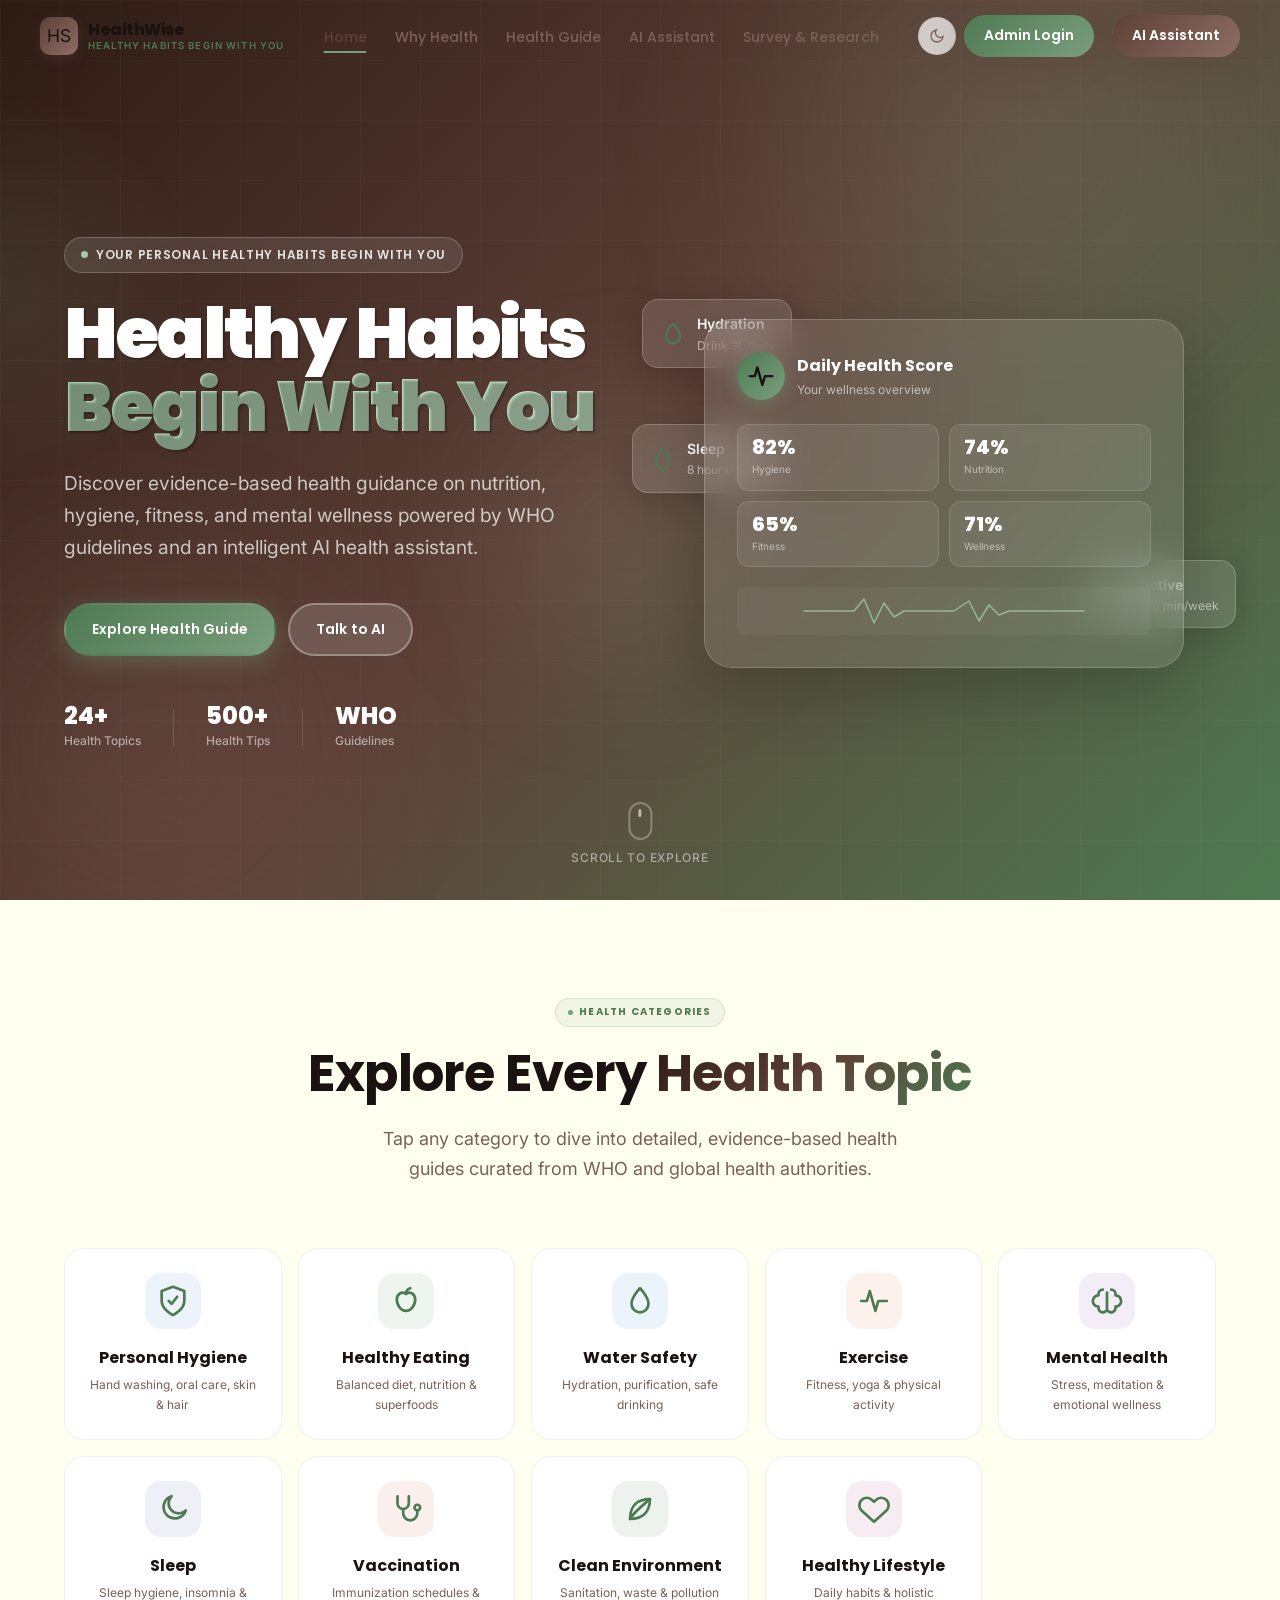
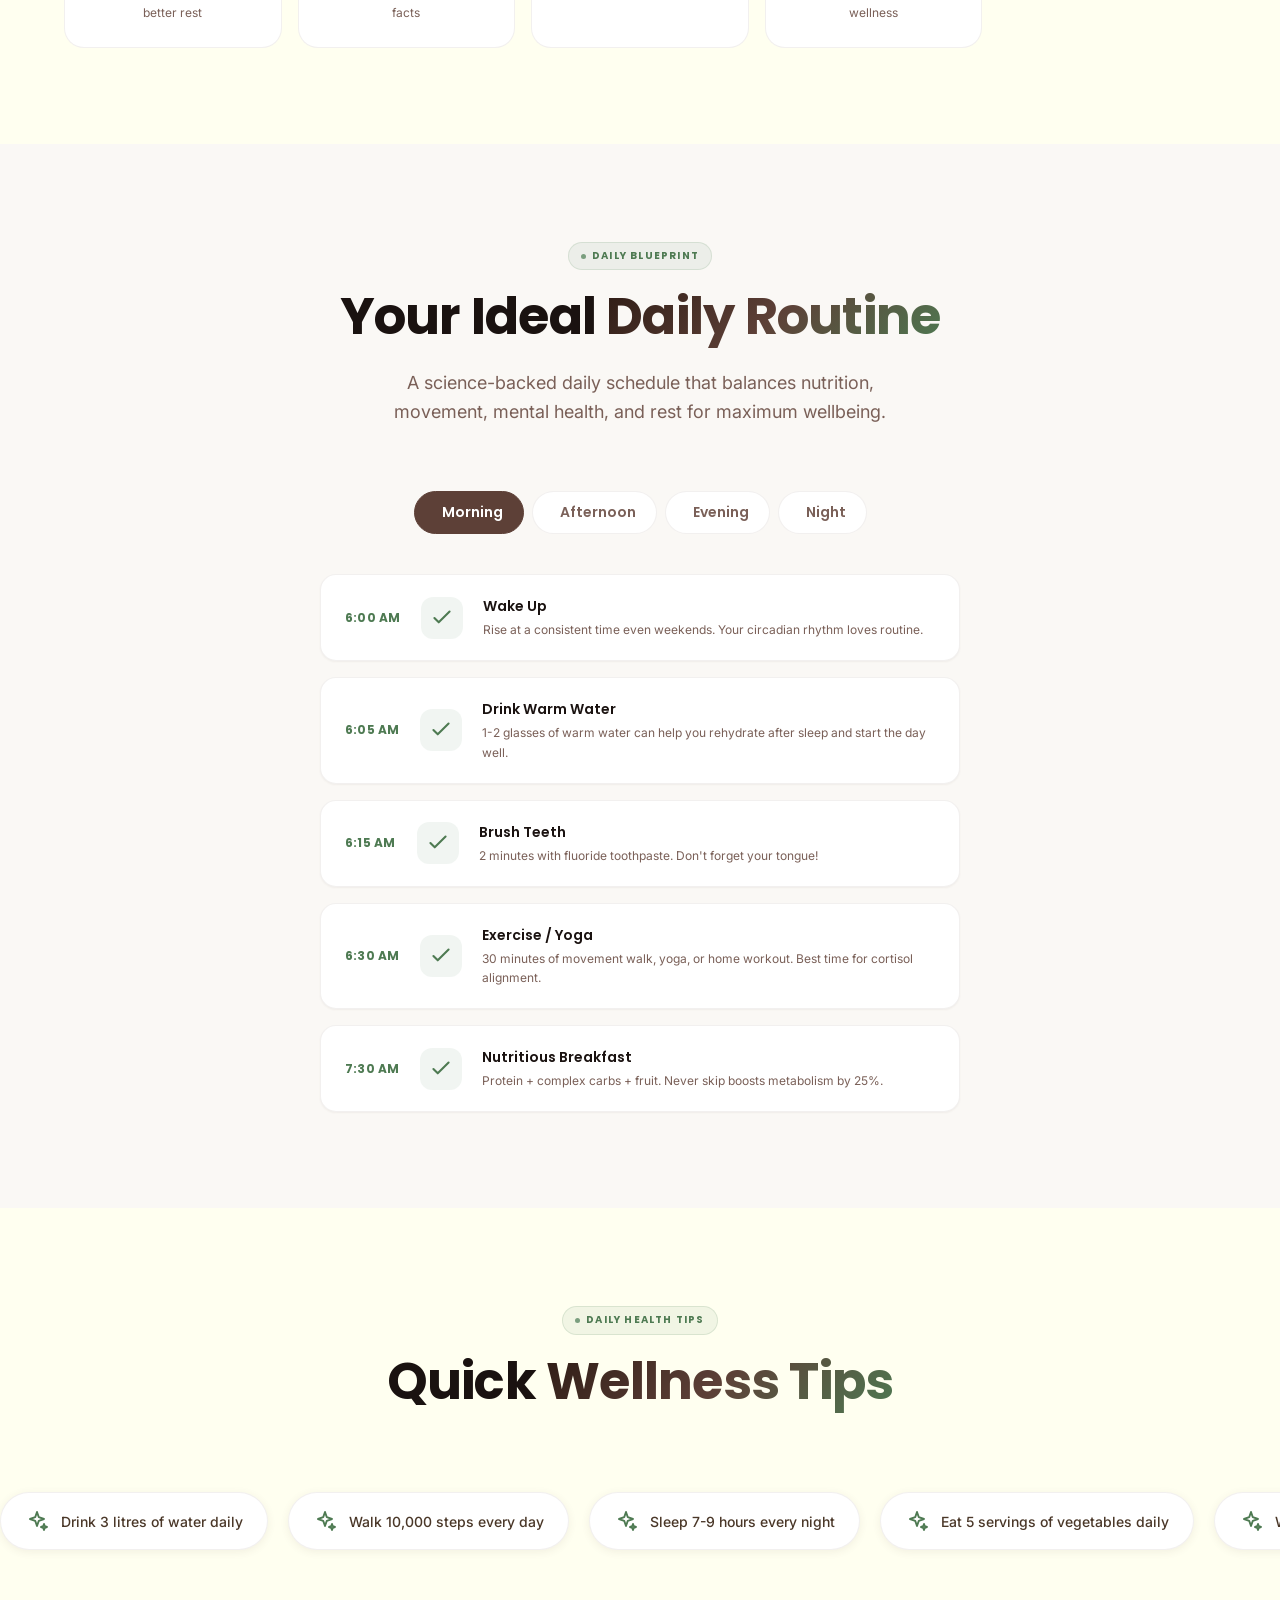
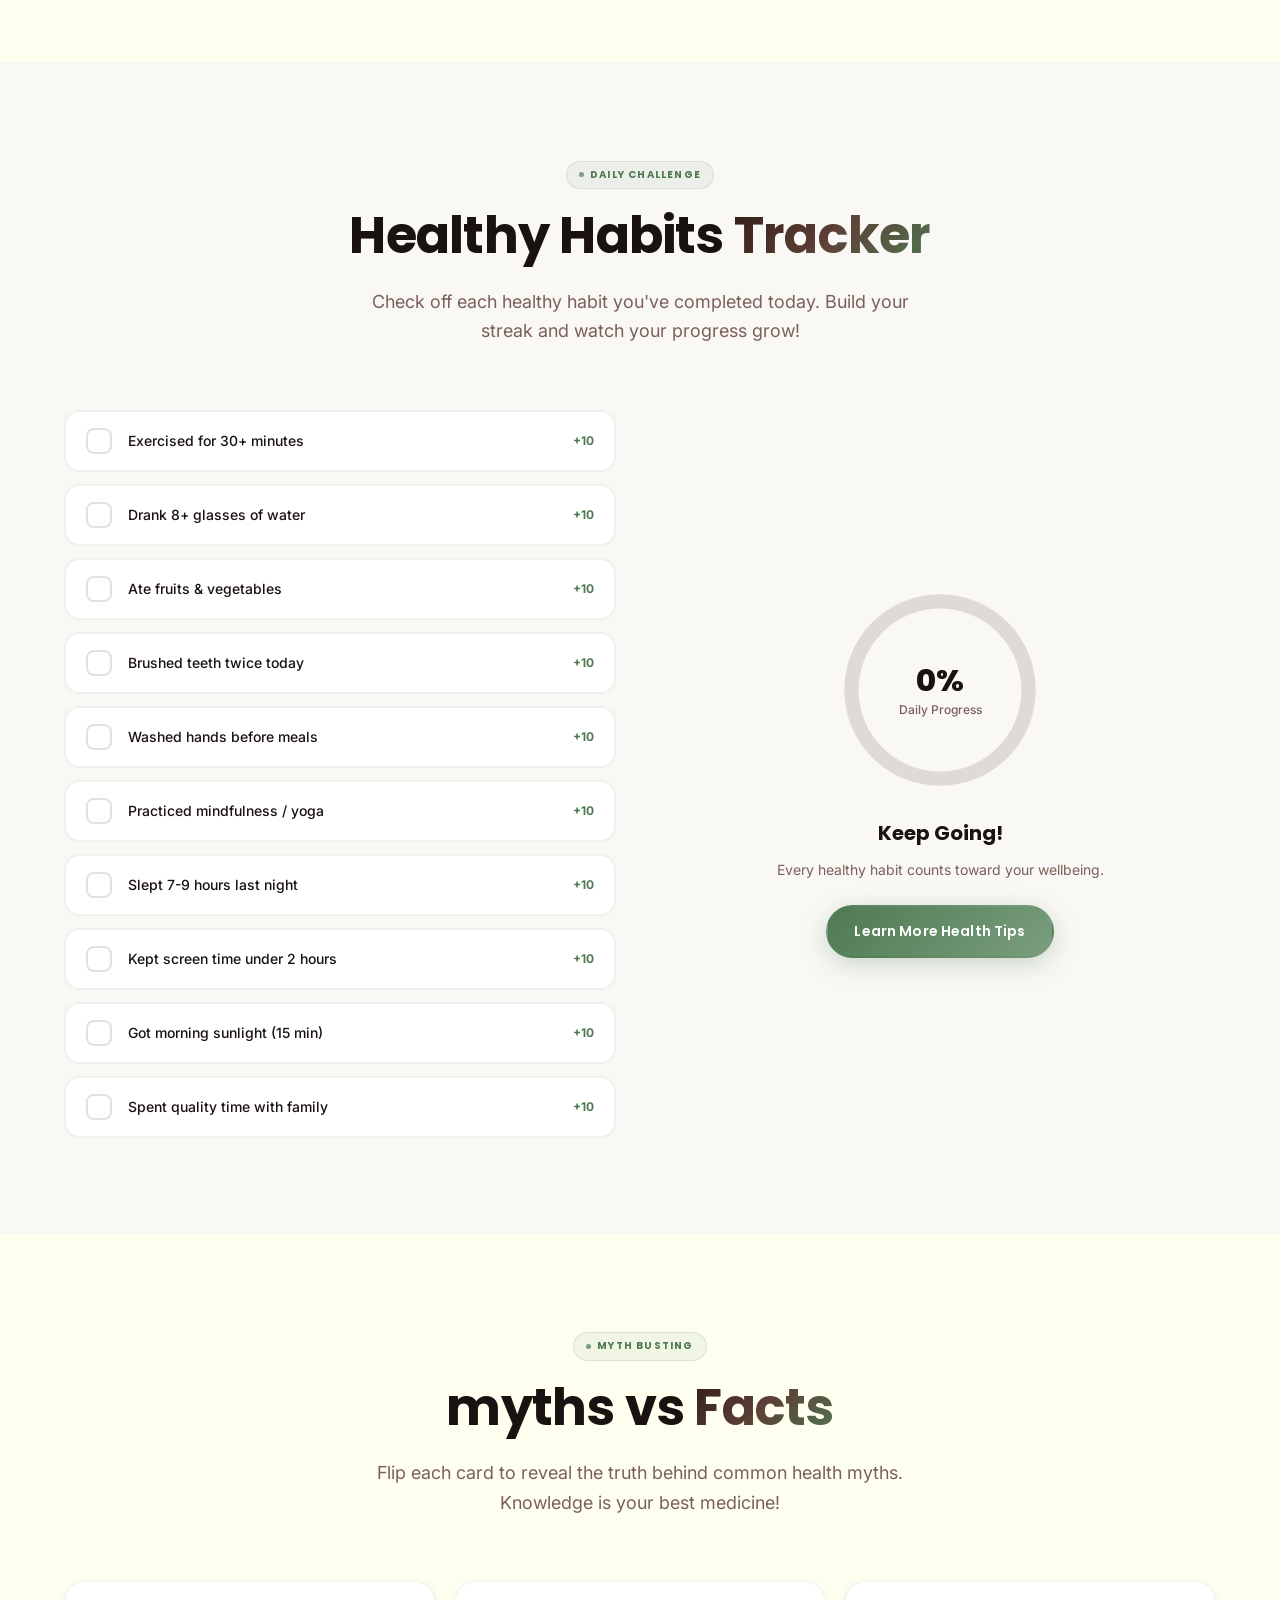
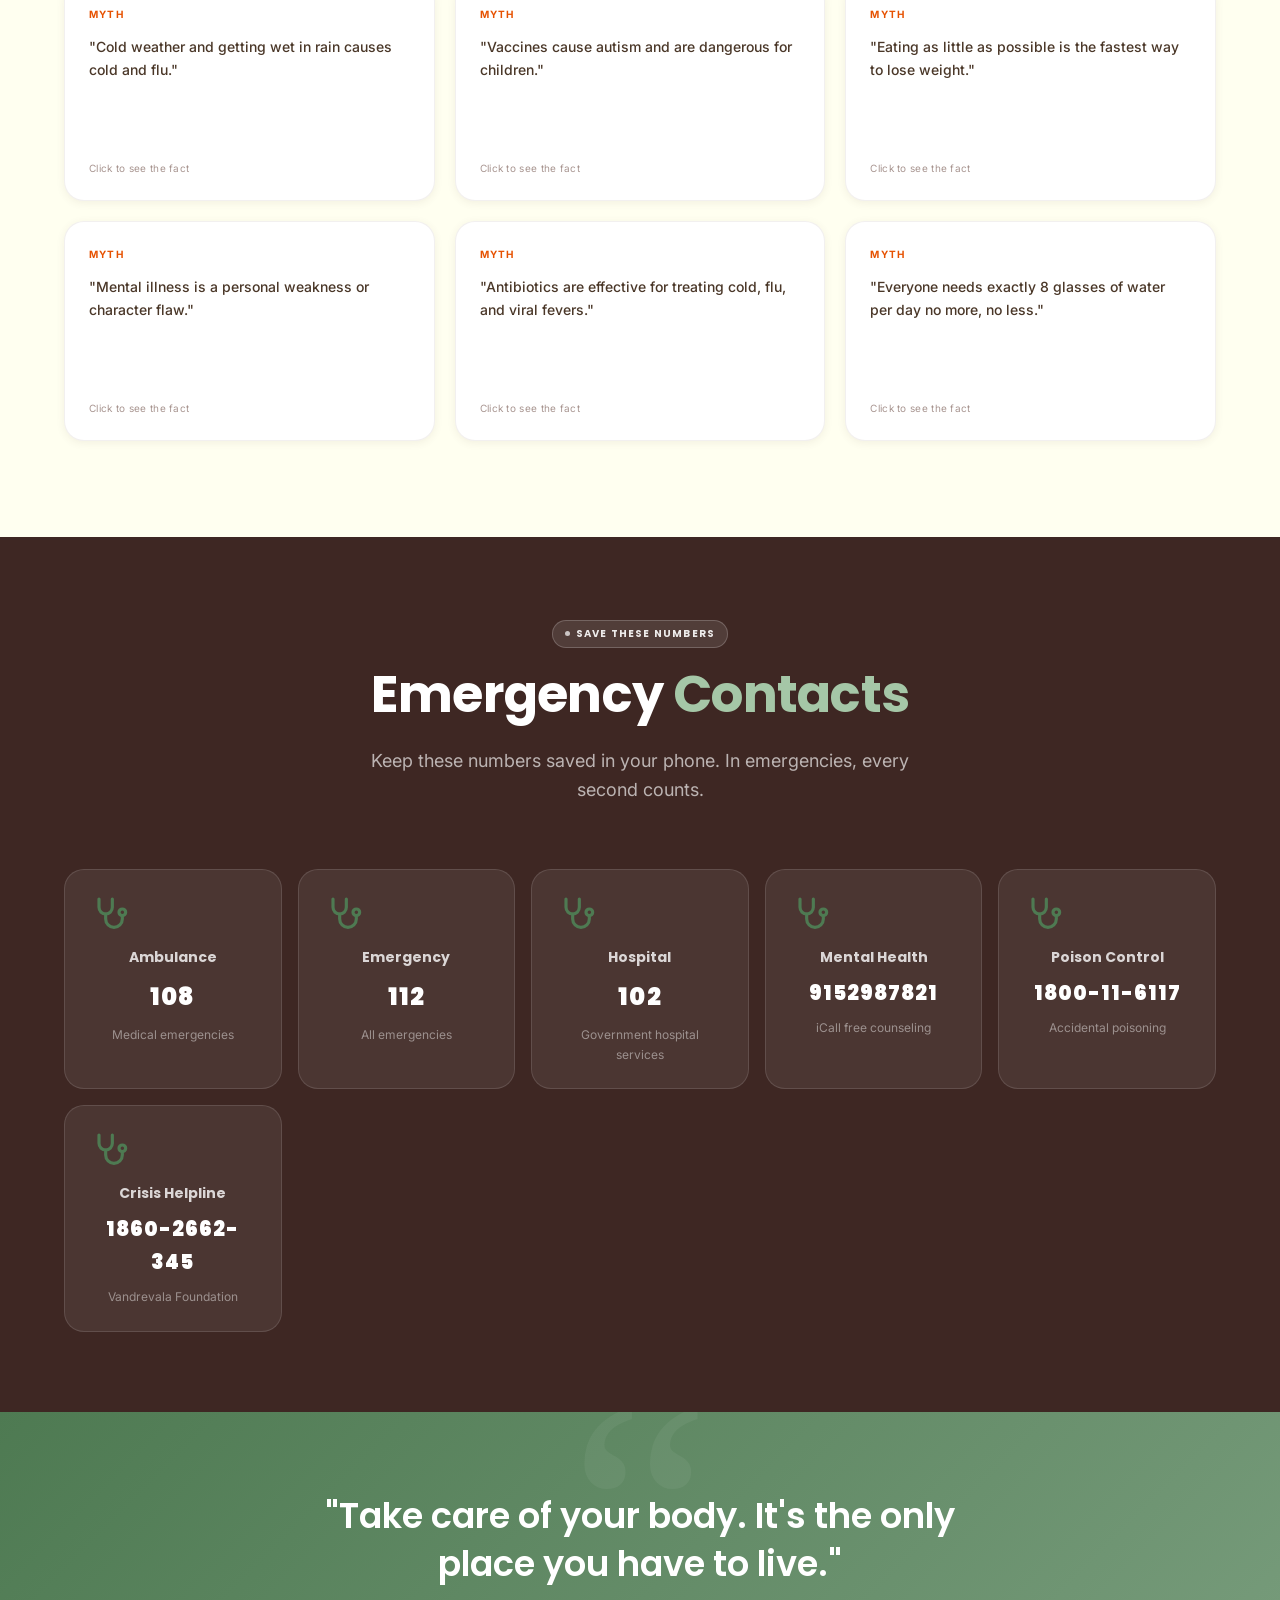
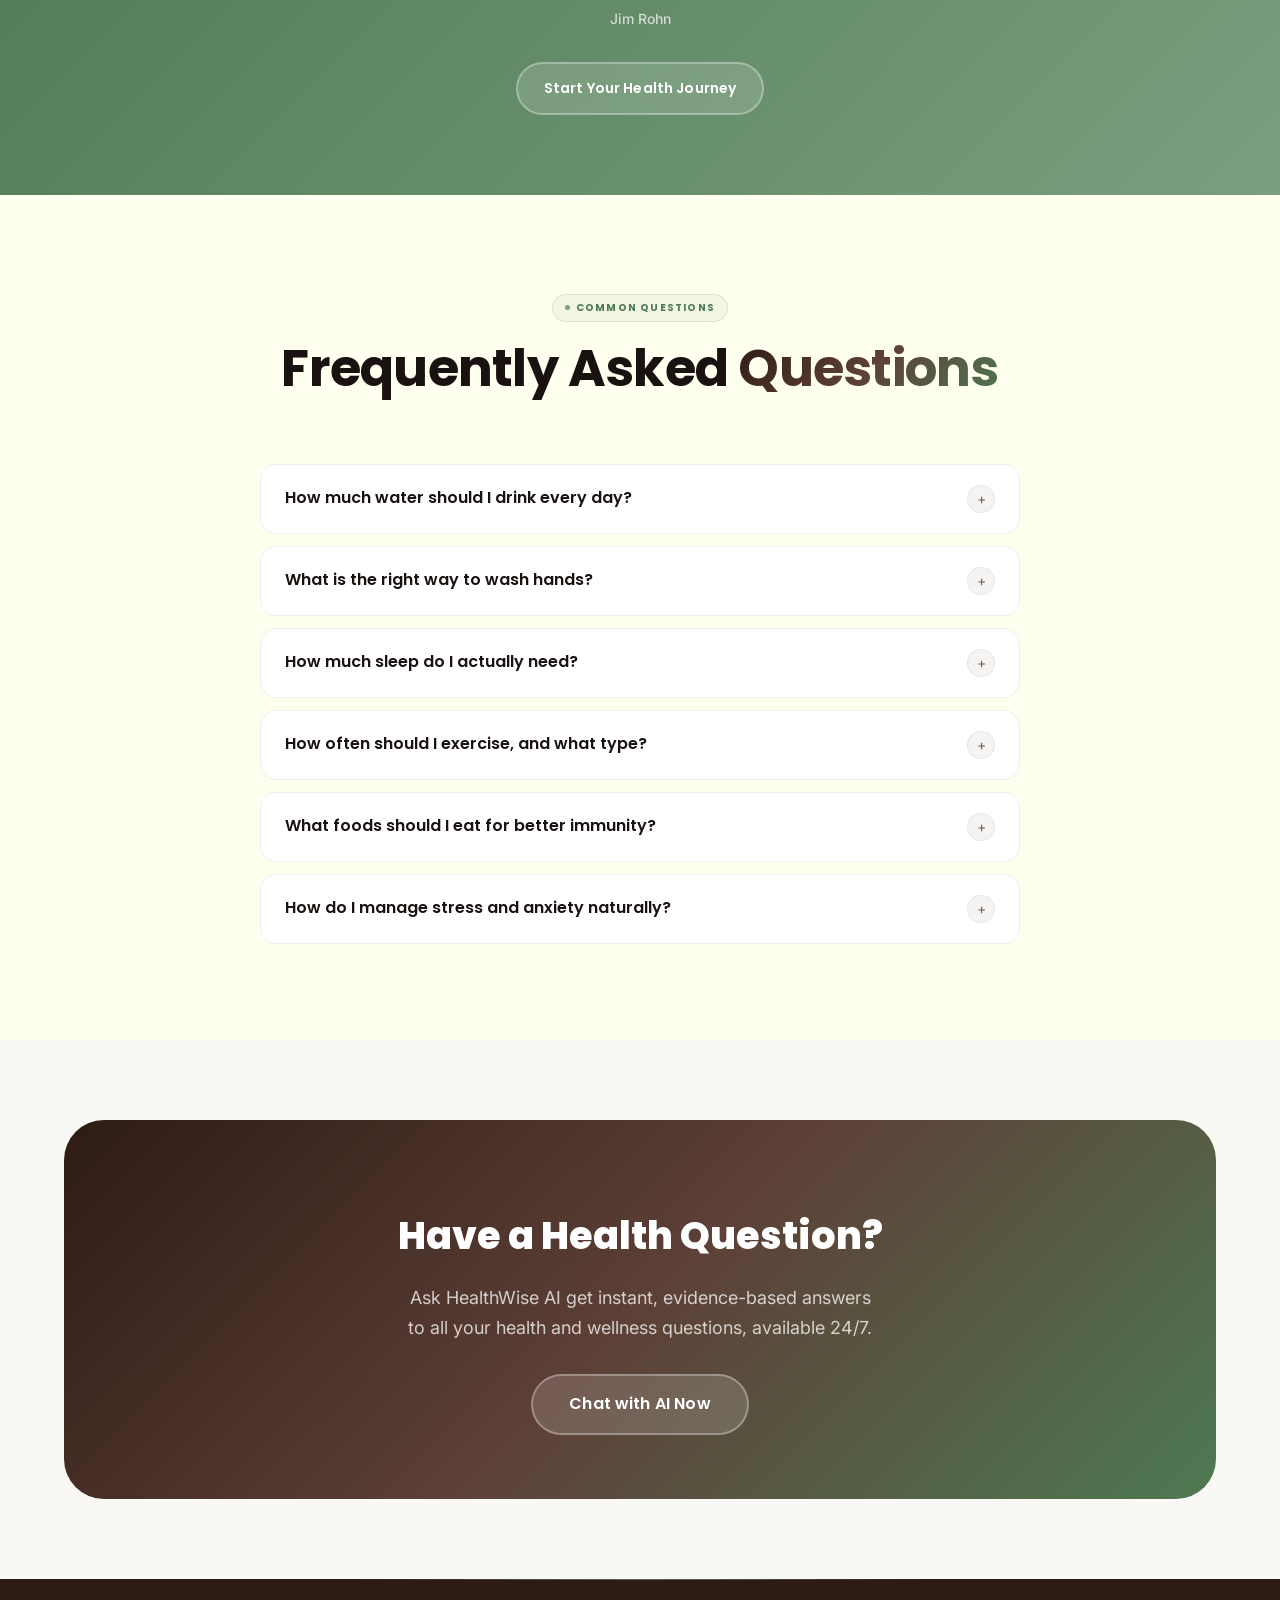
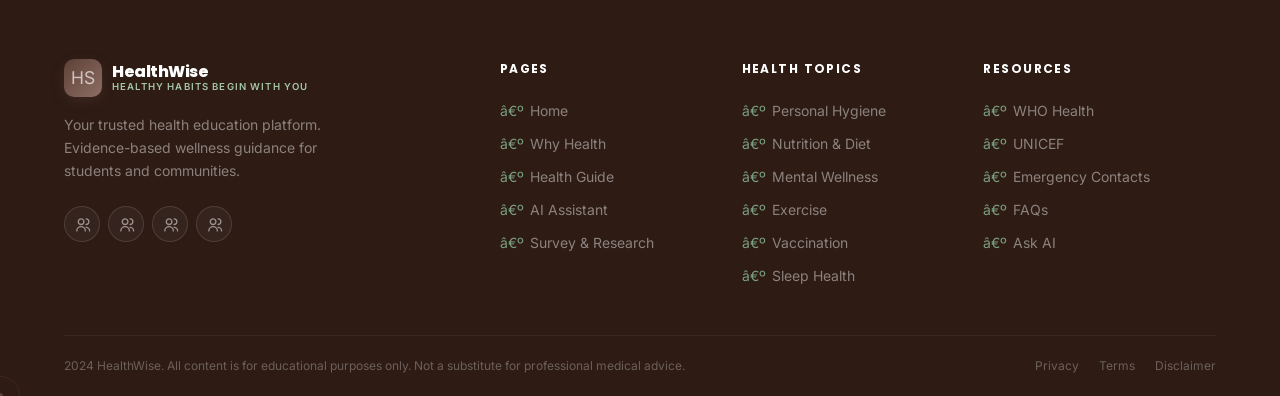
<file: index.html>
<!DOCTYPE html>
<html lang="en" data-theme="light">
<head>
 <meta charset="UTF-8"/>
 <meta name="viewport" content="width=device-width, initial-scale=1.0"/>
 <meta name="description" content="HealthWise Your premium health education platform. Learn how to eat well, sleep better, move more, and live a healthier, happier life."/>
 <meta name="keywords" content="health education, healthy lifestyle, hygiene tips, mental wellness, nutrition, exercise, vaccination"/>
 <meta property="og:title" content="HealthWise Healthy Habits Begin With You"/>
 <meta property="og:description" content="Your personal health education platform. Discover health tips, wellness guides, and AI-powered health assistance."/>
 <meta property="og:type" content="website"/>
 <title>HealthWise Healthy Habits Begin With You</title>

 <link rel="preconnect" href="https://fonts.googleapis.com"/>
 <link rel="preconnect" href="https://fonts.gstatic.com" crossorigin/>
 <link href="https://fonts.googleapis.com/css2?family=Poppins:ital,wght@0,300;0,400;0,500;0,600;0,700;0,800;0,900&family=Inter:wght@300;400;500;600;700&display=swap" rel="stylesheet"/>

 <link rel="stylesheet" href="css/style.css"/>
 <link rel="stylesheet" href="css/animations.css"/>
 <link rel="stylesheet" href="css/responsive.css"/>

 <link rel="icon" href="data:image/svg+xml,<svg xmlns='http://www.w3.org/2000/svg' viewBox='0 0 100 100'><rect width='100' height='100' rx='24' fill='%234E7A52'/><text y='.8em' font-size='42' x='16' fill='white'>HS</text></svg>"/>

 <style>
 /* SVG gradient defs for ring */
 .ring-svg-defs { position: absolute; width: 0; height: 0; }
 </style>
</head>
<body>

<!-- SVG Gradient Defs -->
<svg class="ring-svg-defs" aria-hidden="true">
 <defs>
 <linearGradient id="ringGrad" x1="0%" y1="0%" x2="100%" y2="100%">
 <stop offset="0%" stop-color="#7A9E7E"/>
 <stop offset="100%" stop-color="#4E7A52"/>
 </linearGradient>
 </defs>
</svg>

<!-- =========================================================
 PAGE LOADER
 ========================================================= -->
<div id="loader" role="status" aria-label="Loading HealthWise">
 <div class="loader-brand">
 <div class="loader-icon">HS</div>
 <div>
 <div class="loader-name">HealthWise</div>
 <div class="loader-tagline">Healthy Habits Begin With You</div>
 </div>
 </div>
 <div class="loader-progress">
 <div class="loader-progress-fill"></div>
 </div>
 <div class="loader-status">Preparing your health journey</div>
</div>

<!-- Scroll Progress Bar -->
<div id="scroll-progress" aria-hidden="true"></div>

<!-- =========================================================
 NAVBAR
 ========================================================= -->
<nav id="nav" role="navigation" aria-label="Main navigation">
 <div class="nav-inner">
 <a href="index.html" class="nav-logo" aria-label="HealthWise Home">
 <div class="nav-logo-mark" aria-hidden="true">HS</div>
 <div class="nav-logo-copy">
 <span class="nav-logo-name">HealthWise</span>
 <span class="nav-logo-tag">Healthy Habits Begin With You</span>
 </div>
 </a>

 <ul class="nav-links" role="list">
 <li><a href="index.html" class="nav-link active" aria-current="page">Home</a></li>
 <li><a href="about.html" class="nav-link">Why Health</a></li>
 <li><a href="health.html" class="nav-link">Health Guide</a></li>
 <li><a href="assistant.html" class="nav-link">AI Assistant</a></li>
 <li><a href="survey.html" class="nav-link">Survey & Research</a></li>
 </ul>

 <div class="nav-actions">
 <button class="nav-icon-btn" data-theme-toggle aria-label="Toggle dark mode" title="Toggle dark/light mode">
 
 </button>
 <a href="survey.html#admin-dashboard" class="nav-cta-btn magnetic btn-magnetic" aria-label="Open admin dashboard" style="background: var(--g-accent); margin-right: 10px;">
 Admin Login
 </a>
 <a href="assistant.html" class="nav-cta-btn magnetic btn-magnetic" aria-label="Open AI Assistant">
 AI Assistant
 </a>
 <button class="nav-ham" id="nav-ham" aria-label="Open menu" aria-expanded="false" aria-controls="nav-drawer">
 <span></span><span></span><span></span>
 </button>
 </div>
 </div>
</nav>

<!-- Mobile Drawer -->
<div class="nav-drawer" id="nav-drawer" role="dialog" aria-label="Navigation menu">
 <div class="drawer-links">
 <a href="index.html" class="drawer-link" aria-current="page"> Home</a>
 <a href="about.html" class="drawer-link"> Why Health</a>
 <a href="health.html" class="drawer-link"> Health Guide</a>
 <a href="assistant.html" class="drawer-link"> AI Assistant</a>
 <a href="survey.html" class="drawer-link"> Survey & Research</a>
 </div>
 <a href="survey.html#admin-dashboard" class="btn btn-accent" style="display:flex;align-items:center;gap:8px;justify-content:center;margin-bottom:10px;">
 Admin Login
 </a>
 <a href="assistant.html" class="btn btn-solid" style="display:flex;align-items:center;gap:8px;justify-content:center;">
 Chat with AI Health Assistant
 </a>
</div>

<!-- =========================================================
 HERO SECTION
 ========================================================= -->
<section id="hero" aria-label="Hero Healthy Habits Begin With You">
 <!-- Blobs -->
 <div class="blob blob-1" aria-hidden="true"></div>
 <div class="blob blob-2" aria-hidden="true"></div>
 <div class="blob blob-3" aria-hidden="true"></div>

 <!-- Grid overlay -->
 <div class="hero-grid-overlay" aria-hidden="true"></div>

 <!-- Particles -->
 <div class="hero-particles" aria-hidden="true"></div>

 <div class="hero-inner">
 <!-- Content -->
 <div class="hero-content">
 <div class="hero-label">
 <span class="hero-label-pulse" aria-hidden="true"></span>
 Your Personal Healthy Habits Begin With You
 </div>

 <h1 class="hero-title text-3d">
 Healthy Habits<br>
 <span class="hero-accent">Begin With You</span>
 </h1>

 <p class="hero-subtitle">
 Discover evidence-based health guidance on nutrition, hygiene, fitness, and mental wellness powered by WHO guidelines and an intelligent AI health assistant.
 </p>

 <div class="hero-actions">
 <a href="health.html" class="btn btn-accent magnetic" aria-label="Explore complete health guide">
 Explore Health Guide
 </a>
 <a href="assistant.html" class="btn btn-glass magnetic" aria-label="Chat with AI assistant">
 Talk to AI
 </a>
 </div>

 <div class="hero-stats" role="list" aria-label="Platform highlights">
 <div class="hero-stat-item" role="listitem">
 <span class="hero-stat-number">24+</span>
 <span class="hero-stat-label">Health Topics</span>
 </div>
 <div class="hero-stat-divider" aria-hidden="true"></div>
 <div class="hero-stat-item" role="listitem">
 <span class="hero-stat-number">500+</span>
 <span class="hero-stat-label">Health Tips</span>
 </div>
 <div class="hero-stat-divider" aria-hidden="true"></div>
 <div class="hero-stat-item" role="listitem">
 <span class="hero-stat-number">WHO</span>
 <span class="hero-stat-label">Guidelines</span>
 </div>
 </div>
 </div>

 <!-- Visual Card -->
 <div class="hero-visual" aria-hidden="true">
 <!-- Floating mini cards -->
 <div class="float-card float-card-1">
 <div class="fc-icon"></div>
 <div>
 <div class="fc-label">Hydration</div>
 <div class="fc-sub">Drink 3L daily</div>
 </div>
 </div>

 <div class="float-card float-card-2">
 <div class="fc-icon"></div>
 <div>
 <div class="fc-label">Active</div>
 <div class="fc-sub">150 min/week</div>
 </div>
 </div>

 <div class="float-card float-card-3">
 <div class="fc-icon"></div>
 <div>
 <div class="fc-label">Sleep</div>
 <div class="fc-sub">8 hours/night</div>
 </div>
 </div>

 <!-- Main card -->
 <div class="hero-main-card hero-card-stack tilt" data-tilt="8">
 <div class="hero-card-header">
 <div class="hc-avatar"></div>
 <div>
 <div class="hc-title">Daily Health Score</div>
 <div class="hc-sub">Your wellness overview</div>
 </div>
 </div>

 <div class="hc-metrics">
 <div class="hc-metric">
 <div class="hc-metric-value">82%</div>
 <div class="hc-metric-label">Hygiene</div>
 </div>
 <div class="hc-metric">
 <div class="hc-metric-value">74%</div>
 <div class="hc-metric-label">Nutrition</div>
 </div>
 <div class="hc-metric">
 <div class="hc-metric-value">65%</div>
 <div class="hc-metric-label">Fitness</div>
 </div>
 <div class="hc-metric">
 <div class="hc-metric-value">71%</div>
 <div class="hc-metric-label">Wellness</div>
 </div>
 </div>

 <!-- Pulse line -->
 <div class="hc-pulse-line">
 <svg aria-label="Health pulse visualization"></svg>
 </div>
 </div>
 </div>
 </div>

 <!-- Scroll Cue -->
 <div class="scroll-cue" role="button" tabindex="0" aria-label="Scroll down to explore">
 <div class="scroll-mouse">
 <div class="scroll-wheel"></div>
 </div>
 <span>Scroll to explore</span>
 </div>
</section>

<!-- =========================================================
 HEALTH CATEGORIES
 ========================================================= -->
<section id="categories" aria-labelledby="cat-heading">
 <div class="container">
 <div class="section-head">
 <div class="badge reveal">
 <span class="badge-dot" aria-hidden="true"></span>
 Health Categories
 </div>
 <h2 class="display-2 reveal delay-1" id="cat-heading">
 Explore Every <span class="gradient-text">Health Topic</span>
 </h2>
 <p class="section-desc reveal delay-2">
 Tap any category to dive into detailed, evidence-based health guides curated from WHO and global health authorities.
 </p>
 </div>

 <div class="cat-grid" role="list">
 <div class="cat-card cat-hygiene tilt reveal" data-cat="hygiene" data-href="health.html#hygiene" role="listitem" tabindex="0" aria-label="Personal Hygiene">
 <div class="cat-icon"></div>
 <div class="cat-name">Personal Hygiene</div>
 <div class="cat-desc">Hand washing, oral care, skin & hair</div>
 </div>
 <div class="cat-card cat-eating tilt reveal delay-1" data-cat="nutrition" data-href="health.html#nutrition" role="listitem" tabindex="0" aria-label="Healthy Eating">
 <div class="cat-icon"></div>
 <div class="cat-name">Healthy Eating</div>
 <div class="cat-desc">Balanced diet, nutrition & superfoods</div>
 </div>
 <div class="cat-card cat-water tilt reveal delay-2" data-cat="water" data-href="health.html#water" role="listitem" tabindex="0" aria-label="Water Safety">
 <div class="cat-icon"></div>
 <div class="cat-name">Water Safety</div>
 <div class="cat-desc">Hydration, purification, safe drinking</div>
 </div>
 <div class="cat-card cat-exercise tilt reveal delay-3" data-cat="exercise" data-href="health.html#exercise" role="listitem" tabindex="0" aria-label="Exercise & Fitness">
 <div class="cat-icon"></div>
 <div class="cat-name">Exercise</div>
 <div class="cat-desc">Fitness, yoga & physical activity</div>
 </div>
 <div class="cat-card cat-mental tilt reveal delay-4" data-cat="mental" data-href="health.html#mental" role="listitem" tabindex="0" aria-label="Mental Health">
 <div class="cat-icon"></div>
 <div class="cat-name">Mental Health</div>
 <div class="cat-desc">Stress, meditation & emotional wellness</div>
 </div>
 <div class="cat-card cat-sleep tilt reveal delay-5" data-cat="sleep" data-href="health.html#sleep" role="listitem" tabindex="0" aria-label="Sleep Health">
 <div class="cat-icon"></div>
 <div class="cat-name">Sleep</div>
 <div class="cat-desc">Sleep hygiene, insomnia & better rest</div>
 </div>
 <div class="cat-card cat-vaccine tilt reveal delay-6" data-cat="vaccine" data-href="health.html#vaccine" role="listitem" tabindex="0" aria-label="Vaccination">
 <div class="cat-icon"></div>
 <div class="cat-name">Vaccination</div>
 <div class="cat-desc">Immunization schedules & facts</div>
 </div>
 <div class="cat-card cat-environ tilt reveal delay-7" data-cat="environment" data-href="health.html#environment" role="listitem" tabindex="0" aria-label="Clean Environment">
 <div class="cat-icon"></div>
 <div class="cat-name">Clean Environment</div>
 <div class="cat-desc">Sanitation, waste & pollution</div>
 </div>
 <div class="cat-card cat-lifestyle tilt reveal delay-8" data-cat="lifestyle" data-href="health.html#lifestyle" role="listitem" tabindex="0" aria-label="Healthy Lifestyle">
 <div class="cat-icon"></div>
 <div class="cat-name">Healthy Lifestyle</div>
 <div class="cat-desc">Daily habits & holistic wellness</div>
 </div>
 </div>
 </div>
</section>

<!-- =========================================================
 DAILY ROUTINE
 ========================================================= -->
<section id="routine" aria-labelledby="routine-heading">
 <div class="container">
 <div class="section-head">
 <div class="badge reveal">
 <span class="badge-dot" aria-hidden="true"></span>
 Daily Blueprint
 </div>
 <h2 class="display-2 reveal delay-1" id="routine-heading">
 Your Ideal <span class="gradient-text">Daily Routine</span>
 </h2>
 <p class="section-desc reveal delay-2">
 A science-backed daily schedule that balances nutrition, movement, mental health, and rest for maximum wellbeing.
 </p>
 </div>

 <!-- Tabs -->
 <div class="routine-tabs" role="tablist" aria-label="Select time of day">
 <button class="rtab active" data-tab="tab-morning" role="tab" aria-selected="true" aria-controls="tab-morning">
 <span class="rtab-emoji"></span> Morning
 </button>
 <button class="rtab" data-tab="tab-afternoon" role="tab" aria-selected="false" aria-controls="tab-afternoon">
 <span class="rtab-emoji"></span> Afternoon
 </button>
 <button class="rtab" data-tab="tab-evening" role="tab" aria-selected="false" aria-controls="tab-evening">
 <span class="rtab-emoji"></span> Evening
 </button>
 <button class="rtab" data-tab="tab-night" role="tab" aria-selected="false" aria-controls="tab-night">
 <span class="rtab-emoji"></span> Night
 </button>
 </div>

 <!-- Morning Panel -->
 <div class="routine-panel active" id="tab-morning" role="tabpanel">
 <div class="routine-items">
 <div class="routine-item">
 <span class="ri-time">6:00 AM</span>
 <div class="ri-icon"></div>
 <div class="ri-text">
 <div class="ri-title">Wake Up</div>
 <div class="ri-desc">Rise at a consistent time even weekends. Your circadian rhythm loves routine.</div>
 </div>
 </div>
 <div class="routine-item">
 <span class="ri-time">6:05 AM</span>
 <div class="ri-icon"></div>
 <div class="ri-text">
 <div class="ri-title">Drink Warm Water</div>
 <div class="ri-desc">1-2 glasses of warm water can help you rehydrate after sleep and start the day well.</div>
 </div>
 </div>
 <div class="routine-item">
 <span class="ri-time">6:15 AM</span>
 <div class="ri-icon"></div>
 <div class="ri-text">
 <div class="ri-title">Brush Teeth</div>
 <div class="ri-desc">2 minutes with fluoride toothpaste. Don't forget your tongue!</div>
 </div>
 </div>
 <div class="routine-item">
 <span class="ri-time">6:30 AM</span>
 <div class="ri-icon"></div>
 <div class="ri-text">
 <div class="ri-title">Exercise / Yoga</div>
 <div class="ri-desc">30 minutes of movement walk, yoga, or home workout. Best time for cortisol alignment.</div>
 </div>
 </div>
 <div class="routine-item">
 <span class="ri-time">7:30 AM</span>
 <div class="ri-icon"></div>
 <div class="ri-text">
 <div class="ri-title">Nutritious Breakfast</div>
 <div class="ri-desc">Protein + complex carbs + fruit. Never skip boosts metabolism by 25%.</div>
 </div>
 </div>
 </div>
 </div>

 <!-- Afternoon Panel -->
 <div class="routine-panel" id="tab-afternoon" role="tabpanel">
 <div class="routine-items">
 <div class="routine-item">
 <span class="ri-time">12:30 PM</span>
 <div class="ri-icon"></div>
 <div class="ri-text">
 <div class="ri-title">Wash Hands Before Lunch</div>
 <div class="ri-desc">Always wash hands for 20 seconds with soap before eating.</div>
 </div>
 </div>
 <div class="routine-item">
 <span class="ri-time">12:45 PM</span>
 <div class="ri-icon"></div>
 <div class="ri-text">
 <div class="ri-title">Balanced Lunch</div>
 <div class="ri-desc">Dal, vegetables, whole grain roti, and salad. Half your plate = veggies.</div>
 </div>
 </div>
 <div class="routine-item">
 <span class="ri-time">1:30 PM</span>
 <div class="ri-icon"></div>
 <div class="ri-text">
 <div class="ri-title">Post-Lunch Walk</div>
 <div class="ri-desc">10-minute walk after meals improves blood sugar and digestion significantly.</div>
 </div>
 </div>
 <div class="routine-item">
 <span class="ri-time">3:00 PM</span>
 <div class="ri-icon"></div>
 <div class="ri-text">
 <div class="ri-title">Mindfulness Break</div>
 <div class="ri-desc">5-minute deep breathing. Box breathing: 4-4-4-4 reduces afternoon stress.</div>
 </div>
 </div>
 <div class="routine-item">
 <span class="ri-time">4:00 PM</span>
 <div class="ri-icon"></div>
 <div class="ri-text">
 <div class="ri-title">Healthy Snack</div>
 <div class="ri-desc">Fruit, nuts, or sprouts. Avoid packaged snacks high in sugar and salt.</div>
 </div>
 </div>
 </div>
 </div>

 <!-- Evening Panel -->
 <div class="routine-panel" id="tab-evening" role="tabpanel">
 <div class="routine-items">
 <div class="routine-item">
 <span class="ri-time">5:30 PM</span>
 <div class="ri-icon"></div>
 <div class="ri-text">
 <div class="ri-title">Outdoor Walk</div>
 <div class="ri-desc">30 minutes in nature reduces cortisol and boosts serotonin. Take family or friends!</div>
 </div>
 </div>
 <div class="routine-item">
 <span class="ri-time">7:00 PM</span>
 <div class="ri-icon"></div>
 <div class="ri-text">
 <div class="ri-title">Family Time</div>
 <div class="ri-desc">Social connection is a key longevity factor. Meaningful conversations matter.</div>
 </div>
 </div>
 <div class="routine-item">
 <span class="ri-time">7:30 PM</span>
 <div class="ri-icon"></div>
 <div class="ri-text">
 <div class="ri-title">Light Dinner</div>
 <div class="ri-desc">Dinner should be your lightest meal. Avoid heavy, fried food after sunset.</div>
 </div>
 </div>
 <div class="routine-item">
 <span class="ri-time">8:30 PM</span>
 <div class="ri-icon"></div>
 <div class="ri-text">
 <div class="ri-title">Reading / Learning</div>
 <div class="ri-desc">30 minutes of non-screen reading improves focus and winds down your brain for sleep.</div>
 </div>
 </div>
 </div>
 </div>

 <!-- Night Panel -->
 <div class="routine-panel" id="tab-night" role="tabpanel">
 <div class="routine-items">
 <div class="routine-item">
 <span class="ri-time">9:00 PM</span>
 <div class="ri-icon"></div>
 <div class="ri-text">
 <div class="ri-title">Phone Away</div>
 <div class="ri-desc">Blue light from screens suppresses melatonin. Screens off 1 hour before sleep.</div>
 </div>
 </div>
 <div class="routine-item">
 <span class="ri-time">9:30 PM</span>
 <div class="ri-icon"></div>
 <div class="ri-text">
 <div class="ri-title">Brush Teeth + Skin Care</div>
 <div class="ri-desc">Night is when skin repairs. Cleanse and moisturize. Oil pulling optional.</div>
 </div>
 </div>
 <div class="routine-item">
 <span class="ri-time">9:45 PM</span>
 <div class="ri-icon"></div>
 <div class="ri-text">
 <div class="ri-title">Gratitude Journal</div>
 <div class="ri-desc">Write 3 things you're grateful for. Clinically proven to improve happiness.</div>
 </div>
 </div>
 <div class="routine-item">
 <span class="ri-time">10:00 PM</span>
 <div class="ri-icon"></div>
 <div class="ri-text">
 <div class="ri-title">Sleep</div>
 <div class="ri-desc">7-9 hours of quality sleep. Your brain clears toxins, repairs tissue, consolidates memory.</div>
 </div>
 </div>
 </div>
 </div>
 </div>
</section>

<!-- =========================================================
 HEALTH TIPS RUNNER
 ========================================================= -->
<section id="tips" aria-labelledby="tips-heading">
 <div class="container">
 <div class="section-head">
 <div class="badge reveal">
 <span class="badge-dot" aria-hidden="true"></span>
 Daily Health Tips
 </div>
 <h2 class="display-2 reveal delay-1" id="tips-heading">Quick <span class="gradient-text">Wellness Tips</span></h2>
 </div>
 </div>

 <!-- Infinite Runner -->
 <div style="position:relative;overflow:hidden;padding:var(--s-4) 0;" aria-label="Scrolling health tips">
 <div class="tips-runner">
 <div class="tip-pill"><span class="tip-pill-icon"></span> Drink 3 litres of water daily</div>
 <div class="tip-pill"><span class="tip-pill-icon"></span> Walk 10,000 steps every day</div>
 <div class="tip-pill"><span class="tip-pill-icon"></span> Sleep 7-9 hours every night</div>
 <div class="tip-pill"><span class="tip-pill-icon"></span> Eat 5 servings of vegetables daily</div>
 <div class="tip-pill"><span class="tip-pill-icon"></span> Wash hands for 20 seconds with soap</div>
 <div class="tip-pill"><span class="tip-pill-icon"></span> Meditate for 10 minutes daily</div>
 <div class="tip-pill"><span class="tip-pill-icon"></span> Get 15 min of morning sunlight</div>
 <div class="tip-pill"><span class="tip-pill-icon"></span> Never smoke or use tobacco</div>
 <div class="tip-pill"><span class="tip-pill-icon"></span> Connect with loved ones daily</div>
 <div class="tip-pill"><span class="tip-pill-icon"></span> Cook food at home more often</div>
 <div class="tip-pill"><span class="tip-pill-icon"></span> Take vaccines on schedule</div>
 <div class="tip-pill"><span class="tip-pill-icon"></span> No screens 1 hour before bed</div>
 <div class="tip-pill"><span class="tip-pill-icon"></span> Brush teeth twice, floss once daily</div>
 <div class="tip-pill"><span class="tip-pill-icon"></span> Add turmeric to your diet daily</div>
 <div class="tip-pill"><span class="tip-pill-icon"></span> Strength train 2x per week</div>
 <div class="tip-pill"><span class="tip-pill-icon"></span> Check blood pressure annually</div>
 <!-- Duplicate for loop -->
 <div class="tip-pill"><span class="tip-pill-icon"></span> Drink 3 litres of water daily</div>
 <div class="tip-pill"><span class="tip-pill-icon"></span> Walk 10,000 steps every day</div>
 <div class="tip-pill"><span class="tip-pill-icon"></span> Sleep 7-9 hours every night</div>
 <div class="tip-pill"><span class="tip-pill-icon"></span> Eat 5 servings of vegetables daily</div>
 <div class="tip-pill"><span class="tip-pill-icon"></span> Wash hands for 20 seconds with soap</div>
 <div class="tip-pill"><span class="tip-pill-icon"></span> Meditate for 10 minutes daily</div>
 <div class="tip-pill"><span class="tip-pill-icon"></span> Get 15 min of morning sunlight</div>
 <div class="tip-pill"><span class="tip-pill-icon"></span> Never smoke or use tobacco</div>
 </div>
 </div>
</section>

<!-- =========================================================
 HABIT TRACKER
 ========================================================= -->
<section id="habits" aria-labelledby="habits-heading">
 <div class="container">
 <div class="section-head">
 <div class="badge reveal">
 <span class="badge-dot" aria-hidden="true"></span>
 Daily Challenge
 </div>
 <h2 class="display-2 reveal delay-1" id="habits-heading">
 Healthy Habits <span class="gradient-text">Tracker</span>
 </h2>
 <p class="section-desc reveal delay-2">
 Check off each healthy habit you've completed today. Build your streak and watch your progress grow!
 </p>
 </div>

 <div class="habits-inner">
 <!-- Habit List -->
 <div class="habit-list" role="list" aria-label="Daily healthy habits checklist">
 <div class="habit-item tilt" role="listitem" tabindex="0" aria-label="Exercised 30 minutes click to mark done">
 <div class="habit-cb"><span class="habit-check" aria-hidden="true"></span></div>
 <span class="habit-label"> Exercised for 30+ minutes</span>
 <span class="habit-point">+10</span>
 </div>
 <div class="habit-item tilt" role="listitem" tabindex="0">
 <div class="habit-cb"><span class="habit-check" aria-hidden="true"></span></div>
 <span class="habit-label"> Drank 8+ glasses of water</span>
 <span class="habit-point">+10</span>
 </div>
 <div class="habit-item tilt" role="listitem" tabindex="0">
 <div class="habit-cb"><span class="habit-check" aria-hidden="true"></span></div>
 <span class="habit-label"> Ate fruits & vegetables</span>
 <span class="habit-point">+10</span>
 </div>
 <div class="habit-item tilt" role="listitem" tabindex="0">
 <div class="habit-cb"><span class="habit-check" aria-hidden="true"></span></div>
 <span class="habit-label"> Brushed teeth twice today</span>
 <span class="habit-point">+10</span>
 </div>
 <div class="habit-item tilt" role="listitem" tabindex="0">
 <div class="habit-cb"><span class="habit-check" aria-hidden="true"></span></div>
 <span class="habit-label"> Washed hands before meals</span>
 <span class="habit-point">+10</span>
 </div>
 <div class="habit-item tilt" role="listitem" tabindex="0">
 <div class="habit-cb"><span class="habit-check" aria-hidden="true"></span></div>
 <span class="habit-label"> Practiced mindfulness / yoga</span>
 <span class="habit-point">+10</span>
 </div>
 <div class="habit-item tilt" role="listitem" tabindex="0">
 <div class="habit-cb"><span class="habit-check" aria-hidden="true"></span></div>
 <span class="habit-label"> Slept 7-9 hours last night</span>
 <span class="habit-point">+10</span>
 </div>
 <div class="habit-item tilt" role="listitem" tabindex="0">
 <div class="habit-cb"><span class="habit-check" aria-hidden="true"></span></div>
 <span class="habit-label"> Kept screen time under 2 hours</span>
 <span class="habit-point">+10</span>
 </div>
 <div class="habit-item tilt" role="listitem" tabindex="0">
 <div class="habit-cb"><span class="habit-check" aria-hidden="true"></span></div>
 <span class="habit-label"> Got morning sunlight (15 min)</span>
 <span class="habit-point">+10</span>
 </div>
 <div class="habit-item tilt" role="listitem" tabindex="0">
 <div class="habit-cb"><span class="habit-check" aria-hidden="true"></span></div>
 <span class="habit-label"> Spent quality time with family</span>
 <span class="habit-point">+10</span>
 </div>
 </div>

 <!-- Progress Ring -->
 <div class="progress-ring-wrap">
 <div class="ring-relative">
 <svg class="progress-ring-svg" viewBox="0 0 140 140" aria-label="Habit completion progress">
 <circle class="progress-ring-track" cx="70" cy="70" r="62"/>
 <circle class="progress-ring-fill" cx="70" cy="70" r="62"/>
 </svg>
 <div class="ring-center">
 <div class="ring-percent" aria-live="polite">0%</div>
 <div class="ring-label">Daily Progress</div>
 </div>
 </div>

 <div style="text-align:center;">
 <div style="font-family:var(--font-display);font-size:var(--fs-xl);font-weight:700;color:var(--text-primary);margin-bottom:var(--s-2);">
 Keep Going! 
 </div>
 <div style="font-size:var(--fs-sm);color:var(--text-muted);margin-bottom:var(--s-6);">
 Every healthy habit counts toward your wellbeing.
 </div>
 <a href="health.html" class="btn btn-accent" style="font-size:var(--fs-sm);">
 Learn More Health Tips
 </a>
 </div>
 </div>
 </div>
 </div>
</section>

<!-- =========================================================
 myths VS FACTS
 ========================================================= -->
<section id="myths" aria-labelledby="myths-heading">
 <div class="container">
 <div class="section-head">
 <div class="badge reveal">
 <span class="badge-dot" aria-hidden="true"></span>
 Myth Busting
 </div>
 <h2 class="display-2 reveal delay-1" id="myths-heading">
 myths vs <span class="gradient-text">Facts</span>
 </h2>
 <p class="section-desc reveal delay-2">
 Flip each card to reveal the truth behind common health myths. Knowledge is your best medicine!
 </p>
 </div>

 <div class="myths-grid">
 <div class="flip-card reveal" role="article" tabindex="0" aria-label="Myth: Cold weather causes flu">
 <div class="flip-card-inner">
 <div class="flip-front">
 <div class="flip-tag"> Myth</div>
 <p class="flip-text">"Cold weather and getting wet in rain causes cold and flu."</p>
 <div class="flip-hint">Click to see the fact </div>
 </div>
 <div class="flip-back">
 <div class="flip-tag"> Fact</div>
 <p class="flip-text">Viruses cause cold and flu not cold temperatures. You can catch flu in summer too. Viruses spread person-to-person, not through weather.</p>
 </div>
 </div>
 </div>

 <div class="flip-card reveal delay-1" role="article" tabindex="0" aria-label="Myth: Vaccines cause autism">
 <div class="flip-card-inner">
 <div class="flip-front">
 <div class="flip-tag"> Myth</div>
 <p class="flip-text">"Vaccines cause autism and are dangerous for children."</p>
 <div class="flip-hint">Click to see the fact </div>
 </div>
 <div class="flip-back">
 <div class="flip-tag"> Fact</div>
 <p class="flip-text">No scientific evidence supports this. The original claim was from a fraudulent, retracted study. WHO, CDC, and 1.2M+ child studies confirm vaccines are safe.</p>
 </div>
 </div>
 </div>

 <div class="flip-card reveal delay-2" role="article" tabindex="0" aria-label="Myth: Eating less is best for weight loss">
 <div class="flip-card-inner">
 <div class="flip-front">
 <div class="flip-tag"> Myth</div>
 <p class="flip-text">"Eating as little as possible is the fastest way to lose weight."</p>
 <div class="flip-hint">Click to see the fact </div>
 </div>
 <div class="flip-back">
 <div class="flip-tag"> Fact</div>
 <p class="flip-text">Severe caloric restriction slows metabolism, causes muscle loss, and leads to nutrient deficiencies. A modest deficit + exercise + balanced diet is the right approach.</p>
 </div>
 </div>
 </div>

 <div class="flip-card reveal delay-3" role="article" tabindex="0" aria-label="Myth: Mental illness is weakness">
 <div class="flip-card-inner">
 <div class="flip-front">
 <div class="flip-tag"> Myth</div>
 <p class="flip-text">"Mental illness is a personal weakness or character flaw."</p>
 <div class="flip-hint">Click to see the fact </div>
 </div>
 <div class="flip-back">
 <div class="flip-tag"> Fact</div>
 <p class="flip-text">Mental illness is a medical condition with biological, genetic, and environmental causes just like diabetes or asthma. Seeking help is a sign of strength.</p>
 </div>
 </div>
 </div>

 <div class="flip-card reveal delay-4" role="article" tabindex="0" aria-label="Myth: Antibiotics cure flu">
 <div class="flip-card-inner">
 <div class="flip-front">
 <div class="flip-tag"> Myth</div>
 <p class="flip-text">"Antibiotics are effective for treating cold, flu, and viral fevers."</p>
 <div class="flip-hint">Click to see the fact </div>
 </div>
 <div class="flip-back">
 <div class="flip-tag"> Fact</div>
 <p class="flip-text">Antibiotics only kill bacteria, NOT viruses. Misusing them creates drug-resistant superbugs one of WHO's top global health threats. Never self-medicate with antibiotics.</p>
 </div>
 </div>
 </div>

 <div class="flip-card reveal delay-5" role="article" tabindex="0" aria-label="Myth: You need 8 glasses of water exactly">
 <div class="flip-card-inner">
 <div class="flip-front">
 <div class="flip-tag"> Myth</div>
 <p class="flip-text">"Everyone needs exactly 8 glasses of water per day no more, no less."</p>
 <div class="flip-hint">Click to see the fact </div>
 </div>
 <div class="flip-back">
 <div class="flip-tag"> Fact</div>
 <p class="flip-text">Water needs vary by age, weight, activity, and climate. The best indicator is urine color; pale yellow often means good hydration. Adults generally need 2.5-3.5L daily.</p>
 </div>
 </div>
 </div>
 </div>
 </div>
</section>

<!-- =========================================================
 EMERGENCY CONTACTS
 ========================================================= -->
<section id="emergency" aria-labelledby="emergency-heading">
 <div class="container">
 <div class="section-head" style="color:white;">
 <div class="badge reveal" style="background:rgba(255,255,255,0.1);color:rgba(255,255,255,0.9);border-color:rgba(255,255,255,0.2);">
 <span class="badge-dot" style="background:rgba(255,255,255,0.7);" aria-hidden="true"></span>
 Save These Numbers
 </div>
 <h2 class="display-2 reveal delay-1" style="color:white;" id="emergency-heading">
 Emergency <span style="color:var(--green-300);">Contacts</span>
 </h2>
 <p class="section-desc reveal delay-2" style="color:rgba(255,255,255,0.65);">
 Keep these numbers saved in your phone. In emergencies, every second counts.
 </p>
 </div>

 <div class="emergency-grid">
 <div class="em-card reveal" role="article" aria-label="Ambulance 108">
 <div class="em-icon"></div>
 <div class="em-name">Ambulance</div>
 <div class="em-number">108</div>
 <div class="em-desc">Medical emergencies</div>
 </div>
 <div class="em-card reveal delay-1" role="article" aria-label="Emergency 112">
 <div class="em-icon"></div>
 <div class="em-name">Emergency</div>
 <div class="em-number">112</div>
 <div class="em-desc">All emergencies</div>
 </div>
 <div class="em-card reveal delay-2" role="article" aria-label="Ambulance 102">
 <div class="em-icon"></div>
 <div class="em-name">Hospital</div>
 <div class="em-number">102</div>
 <div class="em-desc">Government hospital services</div>
 </div>
 <div class="em-card reveal delay-3" role="article" aria-label="Mental Health iCall">
 <div class="em-icon"></div>
 <div class="em-name">Mental Health</div>
 <div class="em-number" style="font-size:var(--fs-xl);">9152987821</div>
 <div class="em-desc">iCall free counseling</div>
 </div>
 <div class="em-card reveal delay-4" role="article" aria-label="Poison Control helpline">
 <div class="em-icon"></div>
 <div class="em-name">Poison Control</div>
 <div class="em-number" style="font-size:var(--fs-xl);">1800-11-6117</div>
 <div class="em-desc">Accidental poisoning</div>
 </div>
 <div class="em-card reveal delay-5" role="article" aria-label="Vandrevala Foundation">
 <div class="em-icon"></div>
 <div class="em-name">Crisis Helpline</div>
 <div class="em-number" style="font-size:var(--fs-xl);">1860-2662-345</div>
 <div class="em-desc">Vandrevala Foundation</div>
 </div>
 </div>
 </div>
</section>

<!-- =========================================================
 HEALTH QUOTE
 ========================================================= -->
<section id="quote" aria-labelledby="quote-text">
 <div class="container-sm" style="position:relative;z-index:1;">
 <blockquote>
 <p class="quote-text reveal" id="quote-text">
 "Take care of your body. It's the only place you have to live."
 </p>
 <footer class="quote-author reveal delay-1"> Jim Rohn</footer>
 </blockquote>
 <div style="display:flex;justify-content:center;margin-top:var(--s-8);" class="reveal delay-2">
 <a href="health.html" class="btn btn-glass magnetic" aria-label="Start your health journey">
 Start Your Health Journey 
 </a>
 </div>
 </div>
</section>

<!-- =========================================================
 FAQ
 ========================================================= -->
<section id="faq" aria-labelledby="faq-heading">
 <div class="container">
 <div class="section-head">
 <div class="badge reveal">
 <span class="badge-dot" aria-hidden="true"></span>
 Common Questions
 </div>
 <h2 class="display-2 reveal delay-1" id="faq-heading">
 Frequently Asked <span class="gradient-text">Questions</span>
 </h2>
 </div>

 <div class="faq-list">
 <div class="faq-item">
 <div class="faq-q" role="button" tabindex="0" aria-expanded="false">
 <span class="faq-q-text">How much water should I drink every day?</span>
 <div class="faq-toggle" aria-hidden="true">+</div>
 </div>
 <div class="faq-body" role="region">
 <div class="faq-body-inner">Adults generally need 2.5-3.5 litres (8-12 glasses) of water per day. However, needs vary by activity level, climate, and body weight. The best indicator is urine color; pale yellow usually means you're well hydrated. Drink more during exercise, hot weather, or illness. Start with a glass of water first thing in the morning.</div>
 </div>
 </div>

 <div class="faq-item">
 <div class="faq-q" role="button" tabindex="0" aria-expanded="false">
 <span class="faq-q-text">What is the right way to wash hands?</span>
 <div class="faq-toggle" aria-hidden="true">+</div>
 </div>
 <div class="faq-body" role="region">
 <div class="faq-body-inner">WHO recommends 6 steps: (1) Wet hands with clean water, (2) Apply soap to cover all surfaces, (3) Rub palms together, (4) Rub back of each hand, (5) Interlace fingers to clean between, (6) Rinse under running water and dry with clean towel. Total time should be minimum 20 seconds about the time to hum "Happy Birthday" twice.</div>
 </div>
 </div>

 <div class="faq-item">
 <div class="faq-q" role="button" tabindex="0" aria-expanded="false">
 <span class="faq-q-text">How much sleep do I actually need?</span>
 <div class="faq-toggle" aria-hidden="true">+</div>
 </div>
 <div class="faq-body" role="region">
 <div class="faq-body-inner">According to the National Sleep Foundation: adults need 7-9 hours, teenagers 8-10 hours, and children ages 6-12 years need 9-12 hours. Consistency matters as much as duration; sleeping at the same time every day, including weekends, supports your circadian rhythm. Long periods without sleep can seriously impair alertness and reaction time.</div>
 </div>
 </div>

 <div class="faq-item">
 <div class="faq-q" role="button" tabindex="0" aria-expanded="false">
 <span class="faq-q-text">How often should I exercise, and what type?</span>
 <div class="faq-toggle" aria-hidden="true">+</div>
 </div>
 <div class="faq-body" role="region">
 <div class="faq-body-inner">WHO recommends at least 150-300 minutes of moderate aerobic activity per week, like brisk walking or cycling, or 75-150 minutes of vigorous activity. Add muscle-strengthening exercises 2 days/week. Even short 10-minute sessions count. If you're sedentary, start with 10-minute walks and gradually increase. Any movement is better than none.</div>
 </div>
 </div>

 <div class="faq-item">
 <div class="faq-q" role="button" tabindex="0" aria-expanded="false">
 <span class="faq-q-text">What foods should I eat for better immunity?</span>
 <div class="faq-toggle" aria-hidden="true">+</div>
 </div>
 <div class="faq-body" role="region">
 <div class="faq-body-inner">Key immunity-boosting foods include: Vitamin C rich foods (amla, lemon, bell peppers), Zinc-rich foods (pumpkin seeds, chickpeas), Garlic and ginger (antimicrobial), Turmeric (anti-inflammatory), Vitamin D sources (fatty fish, egg yolks, sunlight), fermented foods (curd, idli) for gut health, and colorful vegetables for antioxidants. Remember: no single food boosts immunity it's the overall diet pattern that matters.</div>
 </div>
 </div>

 <div class="faq-item">
 <div class="faq-q" role="button" tabindex="0" aria-expanded="false">
 <span class="faq-q-text">How do I manage stress and anxiety naturally?</span>
 <div class="faq-toggle" aria-hidden="true">+</div>
 </div>
 <div class="faq-body" role="region">
 <div class="faq-body-inner">Evidence-based natural approaches include: Regular exercise (as effective as medication for mild depression), Mindfulness meditation (10 min daily reduces anxiety by 30%), Deep breathing exercises (4-7-8 technique), Quality sleep, Social connection, Time in nature (proven cortisol reducer), Journaling, Limiting news and social media, and Eating a balanced diet. If symptoms are severe or persistent, please consult a mental health professional it's a sign of strength, not weakness.</div>
 </div>
 </div>
 </div>
 </div>
</section>

<!-- =========================================================
 AI CTA
 ========================================================= -->
<section style="padding:var(--s-20) 0;background:var(--surface-2);" aria-labelledby="ai-cta-heading">
 <div class="container">
 <div style="background:var(--g-hero);border-radius:var(--r-3xl);padding:var(--s-16) var(--s-12);text-align:center;position:relative;overflow:hidden;" class="reveal tilt">
 <div class="blob" style="width:300px;height:300px;top:-100px;right:-50px;opacity:0.2;" aria-hidden="true"></div>
 <div style="font-size:3rem;margin-bottom:var(--s-5);" aria-hidden="true"></div>
 <h2 style="font-family:var(--font-display);font-size:clamp(1.8rem,3vw,2.5rem);font-weight:800;color:white;margin-bottom:var(--s-4);" id="ai-cta-heading">
 Have a Health Question?
 </h2>
 <p style="color:rgba(255,255,255,0.75);font-size:var(--fs-lg);max-width:480px;margin:0 auto var(--s-8);line-height:var(--lh-relaxed);">
 Ask HealthWise AI get instant, evidence-based answers to all your health and wellness questions, available 24/7.
 </p>
 <a href="assistant.html" class="btn btn-glass magnetic" style="font-size:var(--fs-base);padding:15px 36px;" aria-label="Open AI Health Assistant">
 Chat with AI Now 
 </a>
 </div>
 </div>
</section>

<!-- =========================================================
 FOOTER
 ========================================================= -->
<footer id="site-footer" role="contentinfo">
 <div class="footer-glow" aria-hidden="true"></div>
 <div class="container">
 <div class="footer-grid">
 <!-- Brand -->
 <div>
 <a href="index.html" class="nav-logo" aria-label="HealthWise Home">
 <div class="nav-logo-mark" aria-hidden="true">HS</div>
 <div class="nav-logo-copy">
 <span class="nav-logo-name" style="color:var(--white);">HealthWise</span>
 <span class="nav-logo-tag" style="color:var(--green-300);">Healthy Habits Begin With You</span>
 </div>
 </a>
 <p class="footer-brand-desc">Your trusted health education platform. Evidence-based wellness guidance for students and communities.</p>
 <div class="footer-socials">
 <a href="#" class="social-link" aria-label="Follow on Instagram"></a>
 <a href="#" class="social-link" aria-label="Follow on YouTube"></a>
 <a href="#" class="social-link" aria-label="Follow on Twitter"></a>
 <a href="#" class="social-link" aria-label="Follow on Facebook"></a>
 </div>
 </div>

 <!-- Pages -->
 <div>
 <div class="footer-col-title">Pages</div>
 <div class="footer-links">
 <a href="index.html" class="footer-link">Home</a>
 <a href="about.html" class="footer-link">Why Health</a>
 <a href="health.html" class="footer-link">Health Guide</a>
 <a href="assistant.html" class="footer-link">AI Assistant</a>
 <a href="survey.html" class="footer-link">Survey & Research</a>
 </div>
 </div>

 <!-- Topics -->
 <div>
 <div class="footer-col-title">Health Topics</div>
 <div class="footer-links">
 <a href="health.html#hygiene" class="footer-link">Personal Hygiene</a>
 <a href="health.html#nutrition" class="footer-link">Nutrition & Diet</a>
 <a href="health.html#mental" class="footer-link">Mental Wellness</a>
 <a href="health.html#exercise" class="footer-link">Exercise</a>
 <a href="health.html#vaccine" class="footer-link">Vaccination</a>
 <a href="health.html#sleep" class="footer-link">Sleep Health</a>
 </div>
 </div>

 <!-- Resources -->
 <div>
 <div class="footer-col-title">Resources</div>
 <div class="footer-links">
 <a href="https://www.who.int" target="_blank" rel="noopener" class="footer-link">WHO Health</a>
 <a href="https://www.unicef.org" target="_blank" rel="noopener" class="footer-link">UNICEF</a>
 <a href="#emergency" class="footer-link">Emergency Contacts</a>
 <a href="#faq" class="footer-link">FAQs</a>
 <a href="assistant.html" class="footer-link">Ask AI</a>
 </div>
 </div>
 </div>

 <div class="footer-bottom">
 <p class="footer-copy"> 2024 HealthWise. All content is for educational purposes only. Not a substitute for professional medical advice.</p>
 <div class="footer-legal">
 <a href="#">Privacy</a>
 <a href="#">Terms</a>
 <a href="#">Disclaimer</a>
 </div>
 </div>
 </div>
</footer>

<!-- Back to Top -->
<button id="back-top" aria-label="Back to top of page">Top</button>

<script src="js/icons.js"></script><script src="js/main.js"></script>
</body>
</html>
</file>
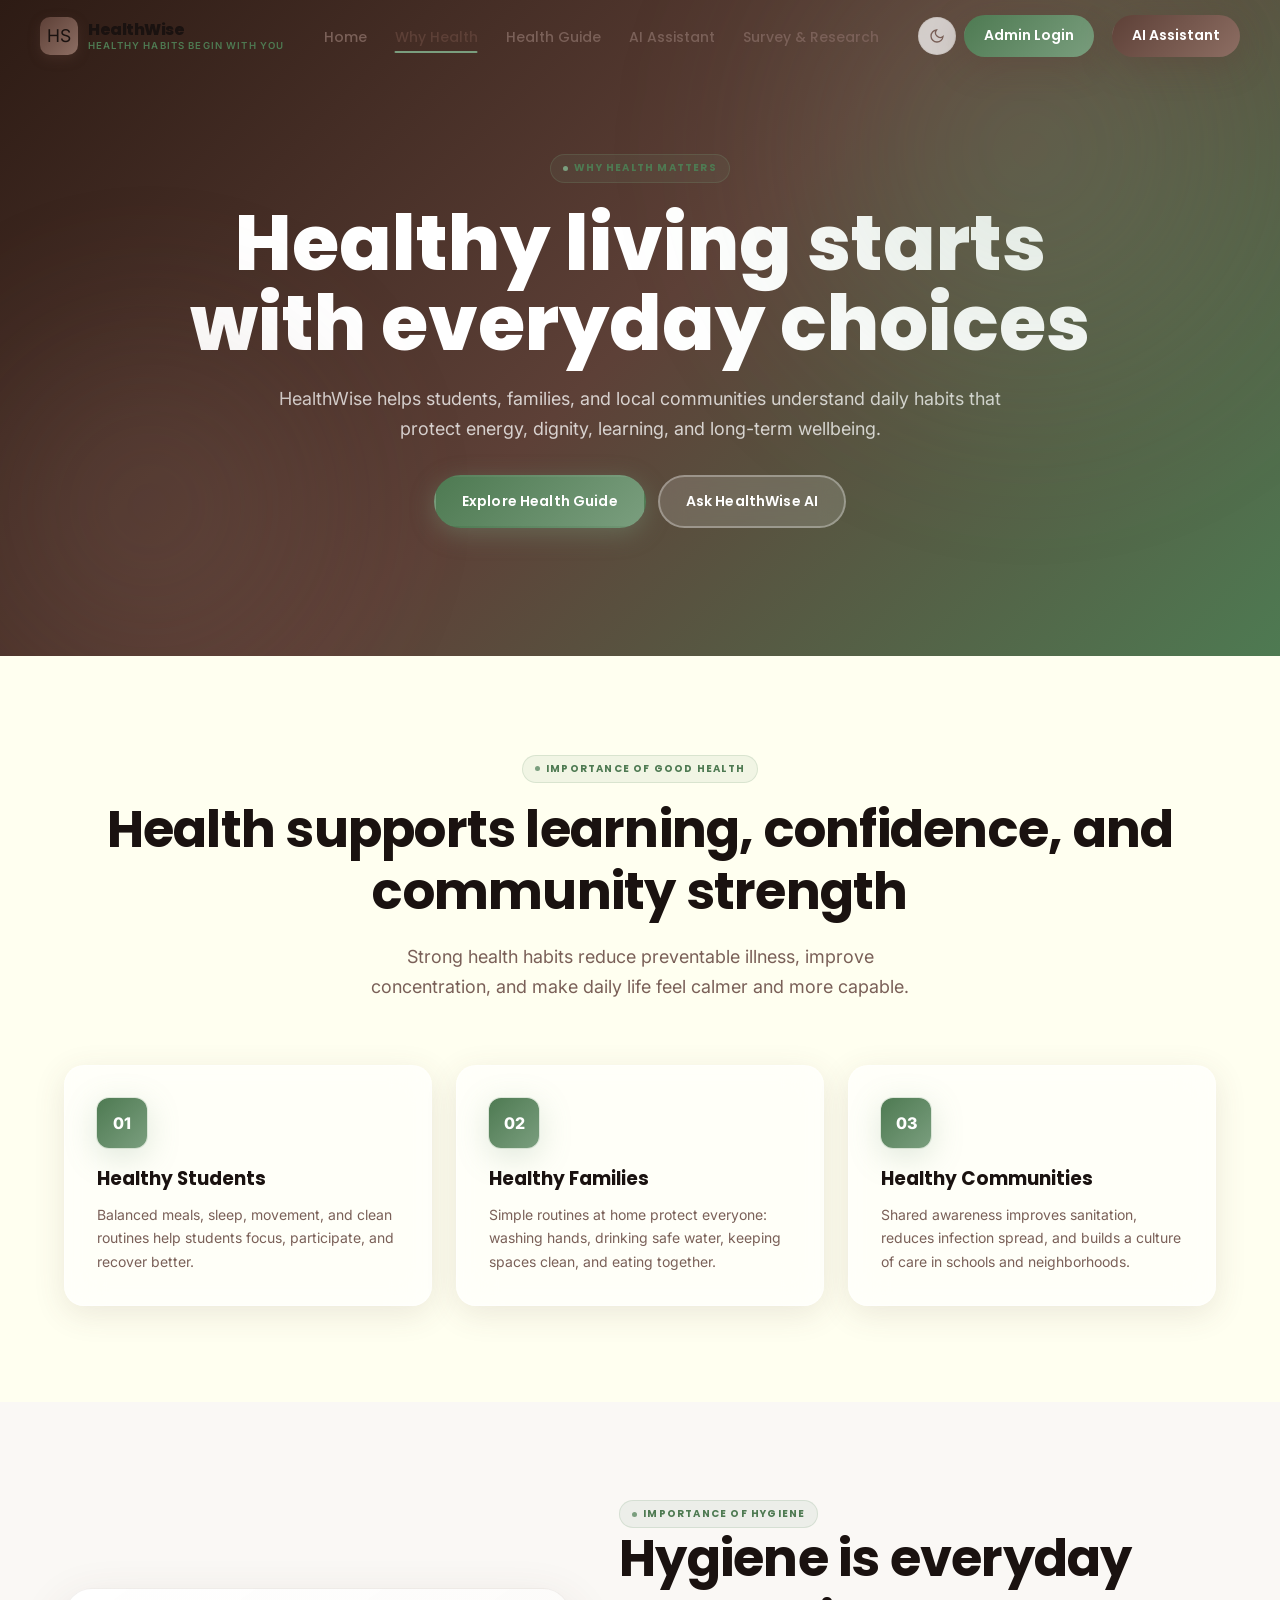
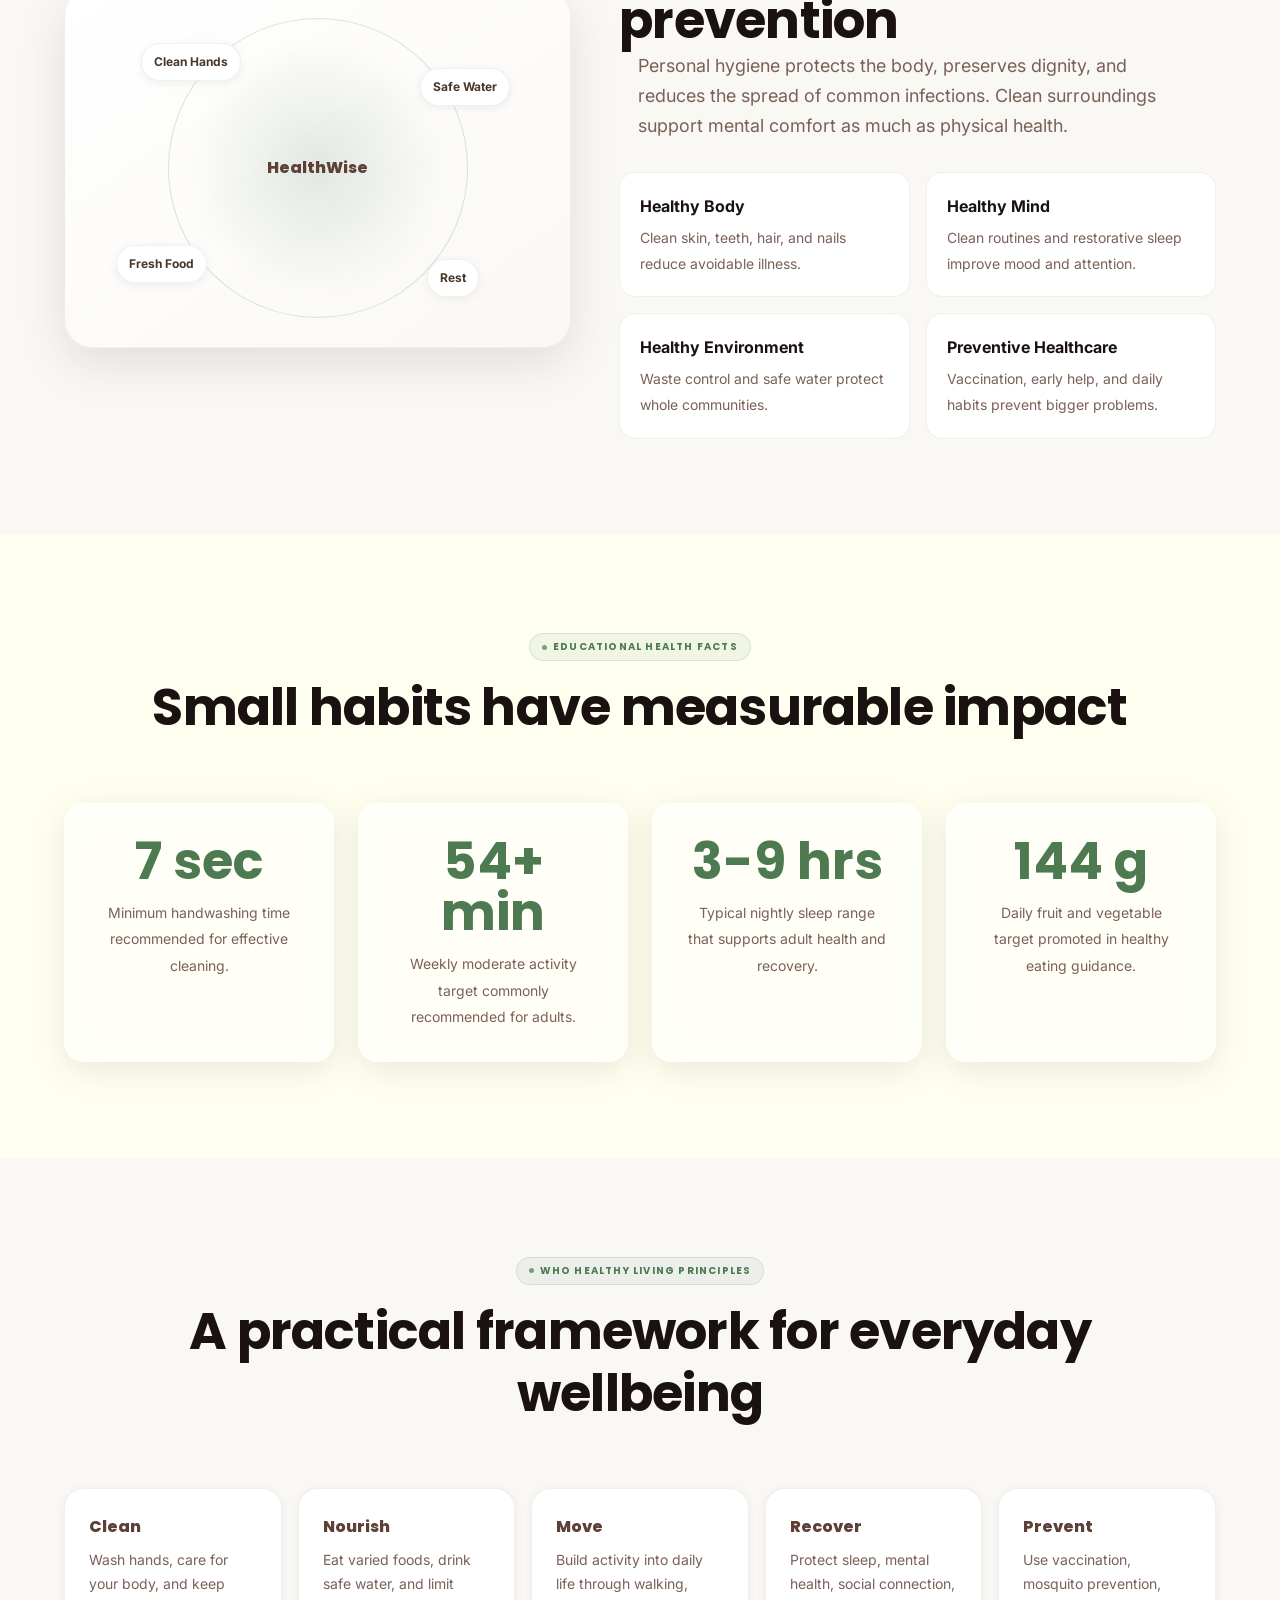
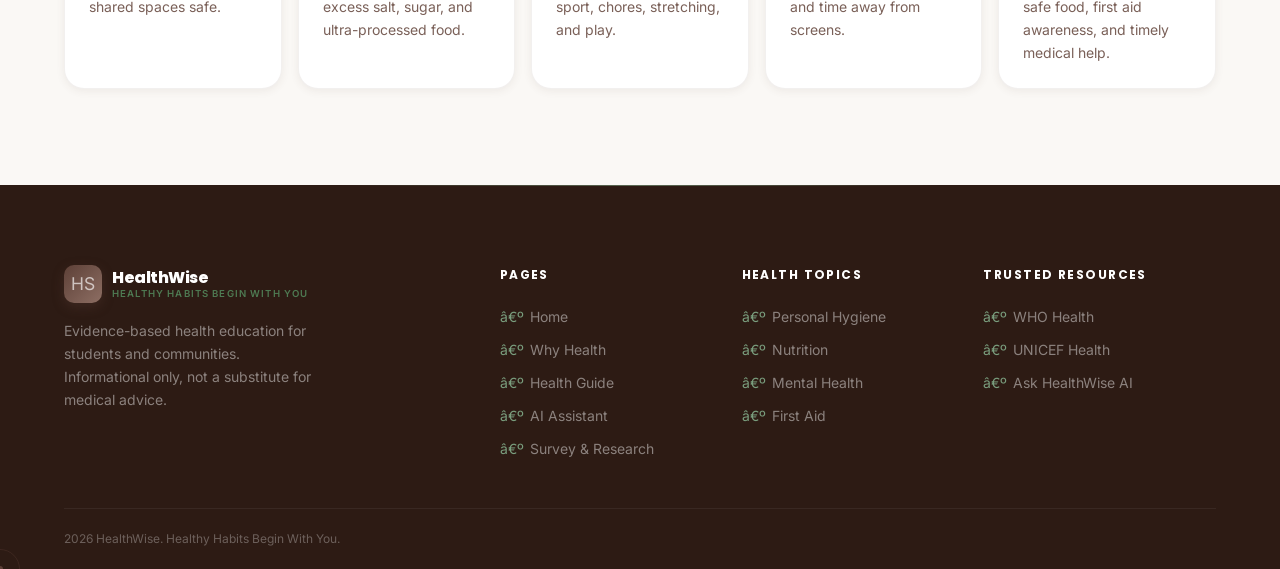
<file: about.html>
<!DOCTYPE html>
<html lang="en" data-theme="light">
<head>
 <meta charset="UTF-8" />
 <meta name="viewport" content="width=device-width, initial-scale=1.0" />
 <meta name="description" content="Why Health Matters - HealthWise explains how hygiene, prevention, mental wellness, healthy bodies, and clean environments improve everyday life." />
 <title>Why Health Matters | HealthWise</title>
 <link rel="preconnect" href="https://fonts.googleapis.com" />
 <link rel="preconnect" href="https://fonts.gstatic.com" crossorigin />
 <link href="https://fonts.googleapis.com/css2?family=Poppins:wght@300;400;500;600;700;800;900&family=Inter:wght@300;400;500;600;700;800&display=swap" rel="stylesheet" />
 <link rel="stylesheet" href="css/style.css" />
 <link rel="stylesheet" href="css/animations.css" />
 <link rel="stylesheet" href="css/responsive.css" />
</head>
<body>
<div id="loader" role="status" aria-label="Loading HealthWise"><div class="loader-brand"><div class="loader-icon">HS</div><div><div class="loader-name">HealthWise</div><div class="loader-tagline">Healthy Habits Begin With You</div></div></div><div class="loader-progress"><div class="loader-progress-fill"></div></div><div class="loader-status">Preparing your health journey...</div></div>
<div id="scroll-progress" aria-hidden="true"></div>
<nav id="nav" class="glass" role="navigation" aria-label="Main navigation"><div class="nav-inner"><a href="index.html" class="nav-logo" aria-label="HealthWise Home"><div class="nav-logo-mark" aria-hidden="true">HS</div><div class="nav-logo-copy"><span class="nav-logo-name">HealthWise</span><span class="nav-logo-tag">Healthy Habits Begin With You</span></div></a><ul class="nav-links" role="list"><li><a href="index.html" class="nav-link">Home</a></li><li><a href="about.html" class="nav-link active" aria-current="page">Why Health</a></li><li><a href="health.html" class="nav-link">Health Guide</a></li><li><a href="assistant.html" class="nav-link">AI Assistant</a></li><li><a href="survey.html" class="nav-link">Survey & Research</a></li></ul><div class="nav-actions"><button class="nav-icon-btn" data-theme-toggle aria-label="Toggle dark mode"></button><a href="survey.html#admin-dashboard" class="nav-cta-btn magnetic" style="background: var(--g-accent); margin-right: 10px;">Admin Login</a><a href="assistant.html" class="nav-cta-btn magnetic">AI Assistant</a><button class="nav-ham" id="nav-ham" aria-label="Open menu" aria-expanded="false" aria-controls="nav-drawer"><span></span><span></span><span></span></button></div></div></nav>
<div class="nav-drawer" id="nav-drawer" role="dialog" aria-label="Navigation menu"><div class="drawer-links"><a href="index.html" class="drawer-link">Home</a><a href="about.html" class="drawer-link active" aria-current="page">Why Health</a><a href="health.html" class="drawer-link">Health Guide</a><a href="assistant.html" class="drawer-link">AI Assistant</a><a href="survey.html" class="drawer-link">Survey & Research</a></div><a href="survey.html#admin-dashboard" class="btn btn-accent" style="display:flex;align-items:center;gap:8px;justify-content:center;margin-bottom:10px;margin-top:10px;">Admin Login</a></div>
<header class="page-hero hs-page-hero" role="banner"><div class="blob blob-1" aria-hidden="true"></div><div class="blob blob-2" aria-hidden="true"></div><div class="container"><div class="badge reveal"><span class="badge-dot" aria-hidden="true"></span>Why Health Matters</div><h1 class="page-hero-title reveal delay-1">Healthy living starts with everyday choices</h1><p class="page-hero-subtitle reveal delay-2">HealthWise helps students, families, and local communities understand daily habits that protect energy, dignity, learning, and long-term wellbeing.</p><div class="hero-actions reveal delay-3"><a href="health.html" class="btn btn-accent magnetic">Explore Health Guide</a><a href="assistant.html" class="btn btn-glass magnetic">Ask HealthWise AI</a></div></div></header>
<main>
<section class="section" aria-labelledby="importance-heading"><div class="container"><div class="section-head"><div class="badge reveal"><span class="badge-dot" aria-hidden="true"></span>Importance of Good Health</div><h2 class="display-2 reveal delay-1" id="importance-heading">Health supports learning, confidence, and community strength</h2><p class="section-desc reveal delay-2">Strong health habits reduce preventable illness, improve concentration, and make daily life feel calmer and more capable.</p></div><div class="hs-feature-grid"><article class="glass-card hs-feature-card reveal"><div class="hs-icon">01</div><h3>Healthy Students</h3><p>Balanced meals, sleep, movement, and clean routines help students focus, participate, and recover better.</p></article><article class="glass-card hs-feature-card reveal delay-1"><div class="hs-icon">02</div><h3>Healthy Families</h3><p>Simple routines at home protect everyone: washing hands, drinking safe water, keeping spaces clean, and eating together.</p></article><article class="glass-card hs-feature-card reveal delay-2"><div class="hs-icon">03</div><h3>Healthy Communities</h3><p>Shared awareness improves sanitation, reduces infection spread, and builds a culture of care in schools and neighborhoods.</p></article></div></div></section>
<section class="section hs-band" aria-labelledby="hygiene-heading"><div class="container hs-split"><div class="hs-illustration reveal" aria-hidden="true"><div class="hs-orbit"><span>Clean Hands</span><span>Safe Water</span><span>Fresh Food</span><span>Rest</span></div></div><div><div class="badge reveal"><span class="badge-dot" aria-hidden="true"></span>Importance of Hygiene</div><h2 class="display-2 reveal delay-1" id="hygiene-heading">Hygiene is everyday prevention</h2><p class="section-desc reveal delay-2">Personal hygiene protects the body, preserves dignity, and reduces the spread of common infections. Clean surroundings support mental comfort as much as physical health.</p><div class="hs-mini-grid reveal delay-3"><div><strong>Healthy Body</strong><span>Clean skin, teeth, hair, and nails reduce avoidable illness.</span></div><div><strong>Healthy Mind</strong><span>Clean routines and restorative sleep improve mood and attention.</span></div><div><strong>Healthy Environment</strong><span>Waste control and safe water protect whole communities.</span></div><div><strong>Preventive Healthcare</strong><span>Vaccination, early help, and daily habits prevent bigger problems.</span></div></div></div></div></section>
<section class="section" aria-labelledby="facts-heading"><div class="container"><div class="section-head"><div class="badge reveal"><span class="badge-dot" aria-hidden="true"></span>Educational Health Facts</div><h2 class="display-2 reveal delay-1" id="facts-heading">Small habits have measurable impact</h2></div><div class="hs-counter-grid"><div class="glass-card hs-counter reveal"><strong data-count="20" data-suffix=" sec">0 sec</strong><span>Minimum handwashing time recommended for effective cleaning.</span></div><div class="glass-card hs-counter reveal delay-1"><strong data-count="150" data-suffix="+ min">0 min</strong><span>Weekly moderate activity target commonly recommended for adults.</span></div><div class="glass-card hs-counter reveal delay-2"><strong data-count="7" data-suffix="-9 hrs">0 hrs</strong><span>Typical nightly sleep range that supports adult health and recovery.</span></div><div class="glass-card hs-counter reveal delay-3"><strong data-count="400" data-suffix=" g">0 g</strong><span>Daily fruit and vegetable target promoted in healthy eating guidance.</span></div></div></div></section>
<section class="section hs-band" aria-labelledby="principles-heading"><div class="container"><div class="section-head"><div class="badge reveal"><span class="badge-dot" aria-hidden="true"></span>WHO Healthy Living Principles</div><h2 class="display-2 reveal delay-1" id="principles-heading">A practical framework for everyday wellbeing</h2></div><div class="hs-principles"><article class="hs-principle reveal"><span>Clean</span><p>Wash hands, care for your body, and keep shared spaces safe.</p></article><article class="hs-principle reveal delay-1"><span>Nourish</span><p>Eat varied foods, drink safe water, and limit excess salt, sugar, and ultra-processed food.</p></article><article class="hs-principle reveal delay-2"><span>Move</span><p>Build activity into daily life through walking, sport, chores, stretching, and play.</p></article><article class="hs-principle reveal delay-3"><span>Recover</span><p>Protect sleep, mental health, social connection, and time away from screens.</p></article><article class="hs-principle reveal delay-4"><span>Prevent</span><p>Use vaccination, mosquito prevention, safe food, first aid awareness, and timely medical help.</p></article></div></div></section>
</main>
<footer id="site-footer" role="contentinfo"><div class="footer-glow" aria-hidden="true"></div><div class="container"><div class="footer-grid"><div><a href="index.html" class="nav-logo"><div class="nav-logo-mark" aria-hidden="true">HS</div><div class="nav-logo-copy"><span class="nav-logo-name" style="color:var(--white);">HealthWise</span><span class="nav-logo-tag">Healthy Habits Begin With You</span></div></a><p class="footer-brand-desc">Evidence-based health education for students and communities. Informational only, not a substitute for medical advice.</p></div><div><div class="footer-col-title">Pages</div><div class="footer-links"><a href="index.html" class="footer-link">Home</a><a href="about.html" class="footer-link">Why Health</a><a href="health.html" class="footer-link">Health Guide</a><a href="assistant.html" class="footer-link">AI Assistant</a><a href="survey.html" class="footer-link">Survey & Research</a></div></div><div><div class="footer-col-title">Health Topics</div><div class="footer-links"><a href="health.html#hygiene" class="footer-link">Personal Hygiene</a><a href="health.html#nutrition" class="footer-link">Nutrition</a><a href="health.html#mental-health" class="footer-link">Mental Health</a><a href="health.html#first-aid" class="footer-link">First Aid</a></div></div><div><div class="footer-col-title">Trusted Resources</div><div class="footer-links"><a href="https://www.who.int" target="_blank" rel="noopener" class="footer-link">WHO Health</a><a href="https://www.unicef.org" target="_blank" rel="noopener" class="footer-link">UNICEF Health</a><a href="assistant.html" class="footer-link">Ask HealthWise AI</a></div></div></div><div class="footer-bottom"><p class="footer-copy">2026 HealthWise. Healthy Habits Begin With You.</p></div></div></footer>
<button id="back-top" aria-label="Back to top of page">Top</button>
<script src="js/icons.js"></script><script src="js/main.js"></script>
</body>
</html>
</file>
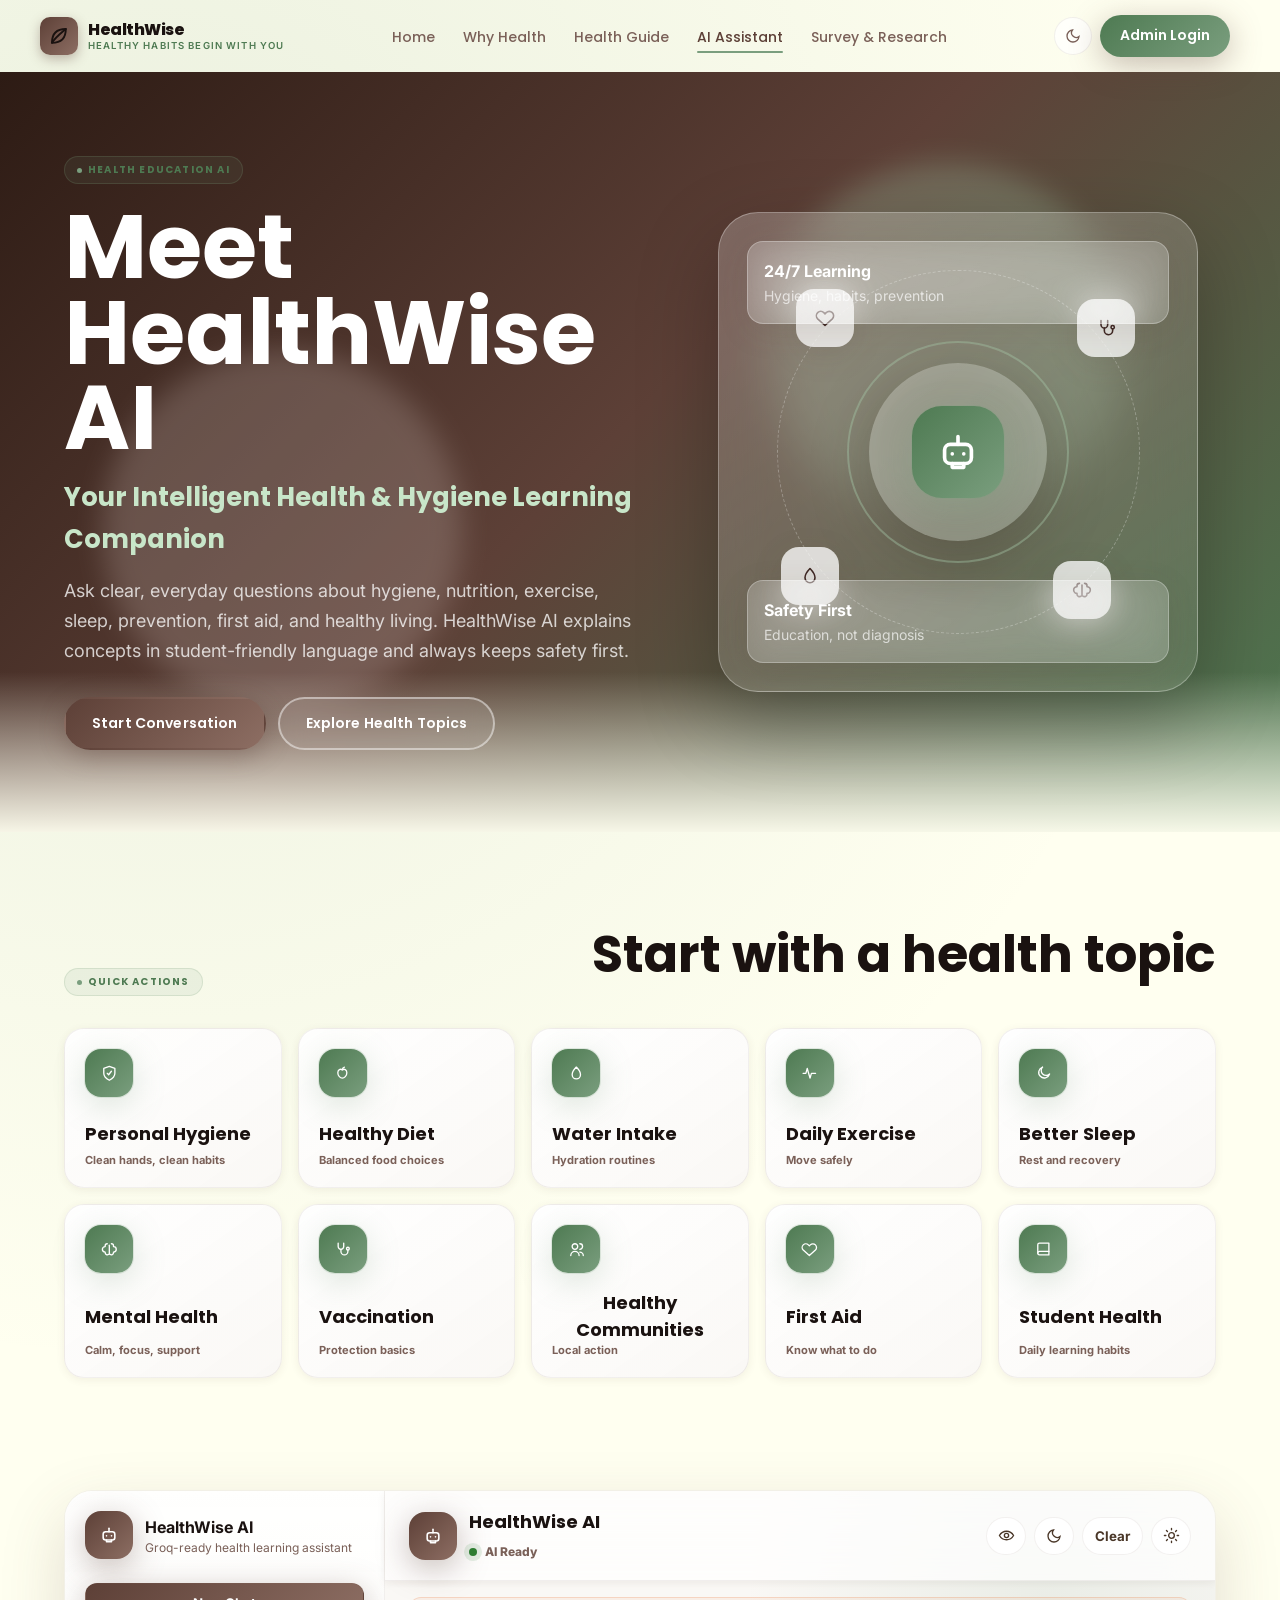
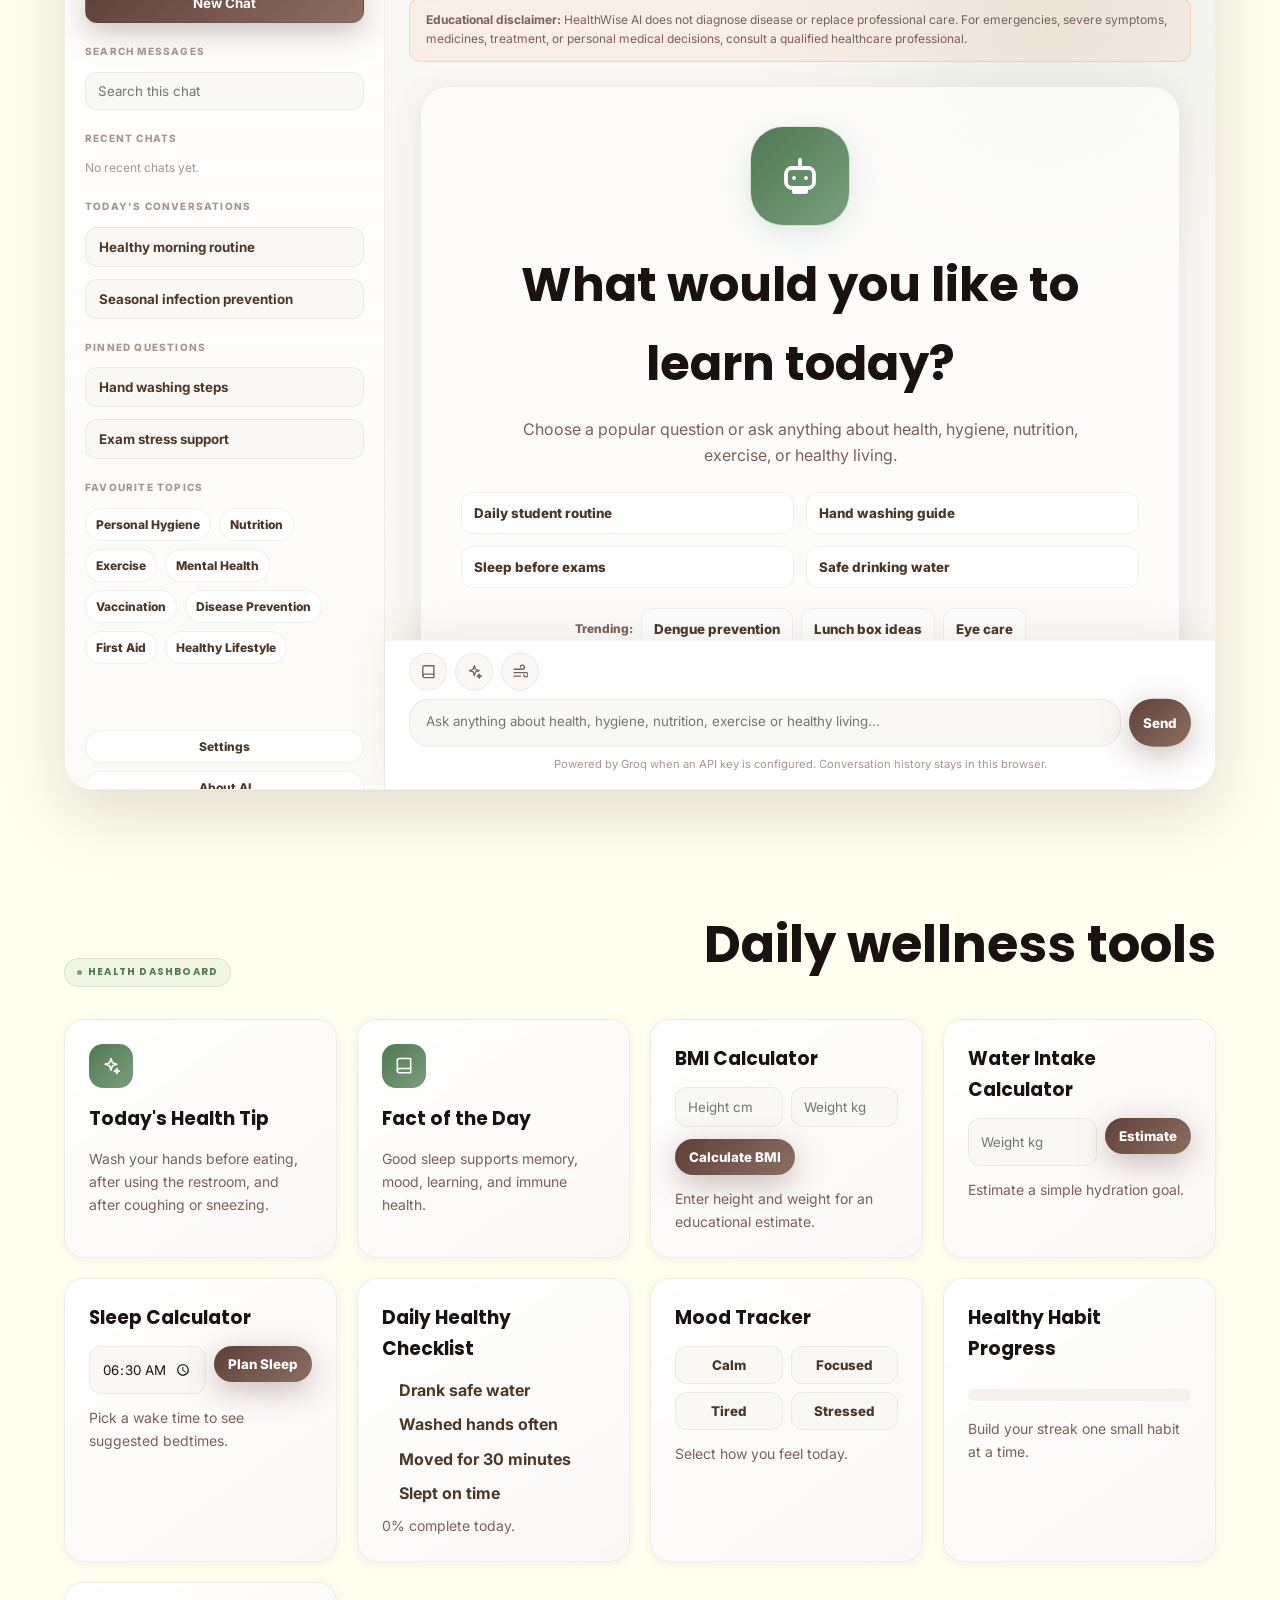
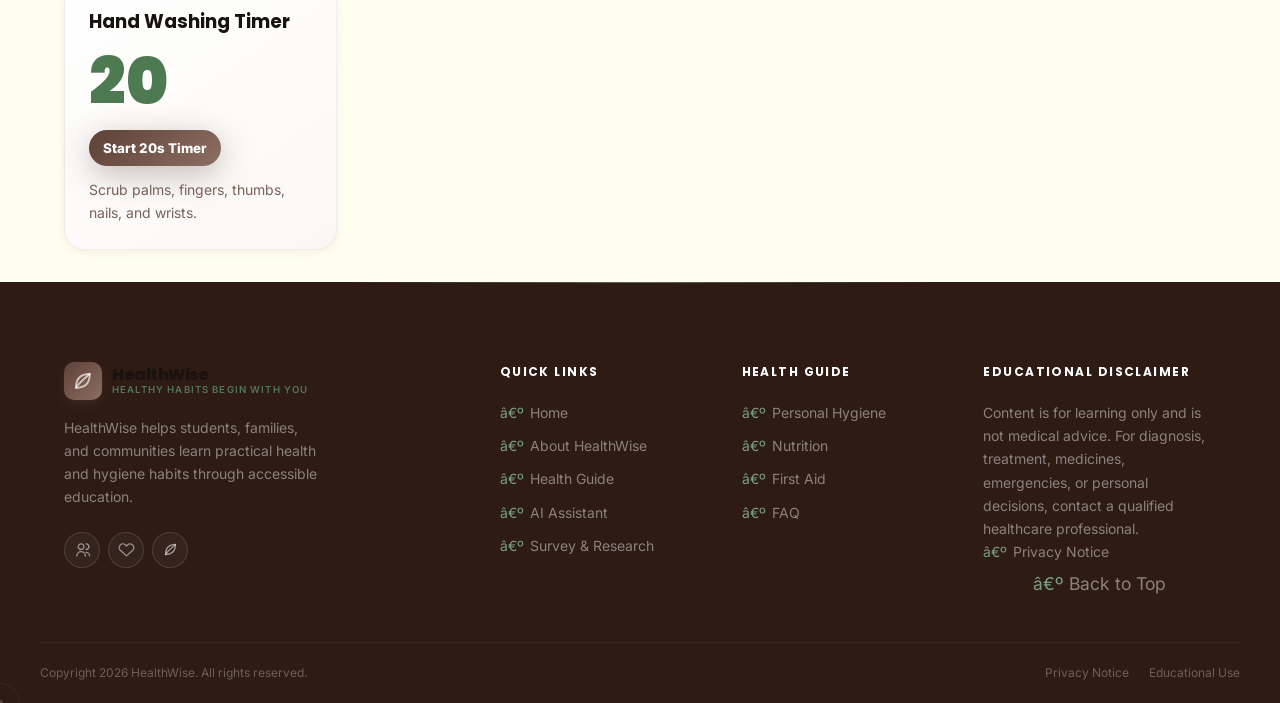
<file: assistant.html>
<!DOCTYPE html>
<html lang="en" data-theme="light">
<head>
 <meta charset="UTF-8" />
 <meta name="viewport" content="width=device-width, initial-scale=1.0" />
 <meta name="description" content="HealthWise AI Assistant - an intelligent health and hygiene learning companion for students, families, and communities." />
 <title>HealthWise AI Assistant | HealthWise</title>
 <link rel="preconnect" href="https://fonts.googleapis.com" />
 <link rel="preconnect" href="https://fonts.gstatic.com" crossorigin />
 <link href="https://fonts.googleapis.com/css2?family=Poppins:wght@300;400;500;600;700;800;900&family=Inter:wght@300;400;500;600;700;800&display=swap" rel="stylesheet" />
 <link rel="stylesheet" href="css/style.css" />
 <link rel="stylesheet" href="css/animations.css" />
 <link rel="stylesheet" href="css/responsive.css" />
</head>
<body class="assistant-body premium-assistant">
<div id="loader" role="status" aria-label="Loading HealthWise"><div class="loader-brand"><div class="loader-icon" data-icon="leaf"></div><div><div class="loader-name">HealthWise</div><div class="loader-tagline">Healthy Habits Begin With You</div></div></div><div class="loader-progress"><div class="loader-progress-fill"></div></div><div class="loader-status">Opening HealthWise AI...</div></div>
<nav id="nav" class="glass" role="navigation" aria-label="Main navigation"><div class="nav-inner"><a href="index.html" class="nav-logo" aria-label="HealthWise Home"><div class="nav-logo-mark" data-icon="leaf" aria-hidden="true"></div><div class="nav-logo-copy"><span class="nav-logo-name">HealthWise</span><span class="nav-logo-tag">Healthy Habits Begin With You</span></div></a><ul class="nav-links" role="list"><li><a href="index.html" class="nav-link">Home</a></li><li><a href="about.html" class="nav-link">Why Health</a></li><li><a href="health.html" class="nav-link">Health Guide</a></li><li><a href="assistant.html" class="nav-link active" aria-current="page">AI Assistant</a></li><li><a href="survey.html" class="nav-link">Survey & Research</a></li></ul><div class="nav-actions"><button class="nav-icon-btn" data-theme-toggle aria-label="Toggle dark mode"></button><a href="survey.html#admin-dashboard" class="nav-cta-btn magnetic" style="background: var(--g-accent); margin-right: 10px;">Admin Login</a><button class="nav-ham" id="nav-ham" aria-label="Open menu" aria-expanded="false" aria-controls="nav-drawer"><span></span><span></span><span></span></button></div></div></nav>
<div class="nav-drawer" id="nav-drawer" role="dialog" aria-label="Navigation menu"><div class="drawer-links"><a href="index.html" class="drawer-link">Home</a><a href="about.html" class="drawer-link">Why Health</a><a href="health.html" class="drawer-link">Health Guide</a><a href="assistant.html" class="drawer-link active" aria-current="page">AI Assistant</a><a href="survey.html" class="drawer-link">Survey & Research</a></div><a href="survey.html#admin-dashboard" class="btn btn-accent" style="display:flex;align-items:center;gap:8px;justify-content:center;margin-bottom:10px;margin-top:10px;">Admin Login</a></div>

<main class="assistant-page" role="main">
 <section class="assistant-hero" aria-labelledby="assistant-hero-title">
  <div class="assistant-blob blob-one"></div><div class="assistant-blob blob-two"></div>
  <div class="container assistant-hero-grid">
   <div class="assistant-hero-copy reveal"><span class="badge"><span class="badge-dot"></span> Health education AI</span><h1 id="assistant-hero-title">Meet HealthWise AI</h1><p class="assistant-kicker">Your Intelligent Health &amp; Hygiene Learning Companion</p><p class="assistant-hero-text">Ask clear, everyday questions about hygiene, nutrition, exercise, sleep, prevention, first aid, and healthy living. HealthWise AI explains concepts in student-friendly language and always keeps safety first.</p><div class="assistant-hero-actions"><button class="btn btn-solid" type="button" data-scroll-chat>Start Conversation</button><a class="btn btn-outline" href="health.html">Explore Health Topics</a></div></div>
   <div class="assistant-hero-visual reveal from-right" aria-hidden="true"><div class="ai-orbit-card"><div class="floating-med-icon med-a" data-icon="heart"></div><div class="floating-med-icon med-b" data-icon="stethoscope"></div><div class="floating-med-icon med-c" data-icon="droplet"></div><div class="floating-med-icon med-d" data-icon="brain"></div><div class="ai-core"><div class="ai-core-ring"></div><div class="ai-core-face" data-icon="bot"></div></div><div class="ai-glass-card card-top"><strong>24/7 Learning</strong><span>Hygiene, habits, prevention</span></div><div class="ai-glass-card card-bottom"><strong>Safety First</strong><span>Education, not diagnosis</span></div></div></div>
  </div>
 </section>

 <section class="assistant-quick-section container" aria-label="Quick health actions"><div class="assistant-section-head"><span class="badge"><span class="badge-dot"></span> Quick Actions</span><h2>Start with a health topic</h2></div><div class="quick-action-grid" id="quick-action-grid">
  <button class="quick-action-card" data-prompt="Explain personal hygiene with daily habits, mistakes to avoid, and a simple checklist."><span data-icon="shield"></span><strong>Personal Hygiene</strong><small>Clean hands, clean habits</small></button><button class="quick-action-card" data-prompt="Create a healthy student diet plan with affordable balanced meal ideas."><span data-icon="apple"></span><strong>Healthy Diet</strong><small>Balanced food choices</small></button><button class="quick-action-card" data-prompt="How much water should students drink daily and how can they remember it?"><span data-icon="droplet"></span><strong>Water Intake</strong><small>Hydration routines</small></button><button class="quick-action-card" data-prompt="Give me a simple daily exercise routine for beginners."><span data-icon="activity"></span><strong>Daily Exercise</strong><small>Move safely</small></button><button class="quick-action-card" data-prompt="Teach me better sleep hygiene for school or college days."><span data-icon="moon"></span><strong>Better Sleep</strong><small>Rest and recovery</small></button><button class="quick-action-card" data-prompt="Share practical mental health habits for stress, exams, and daily confidence."><span data-icon="brain"></span><strong>Mental Health</strong><small>Calm, focus, support</small></button><button class="quick-action-card" data-prompt="Explain why vaccination matters and how families can track vaccine schedules."><span data-icon="stethoscope"></span><strong>Vaccination</strong><small>Protection basics</small></button><button class="quick-action-card" data-prompt="How can students help create healthier communities at home and school?"><span data-icon="users"></span><strong>Healthy Communities</strong><small>Local action</small></button><button class="quick-action-card" data-prompt="What first aid basics should every student know for minor cuts, burns, and nosebleeds?"><span data-icon="heart"></span><strong>First Aid</strong><small>Know what to do</small></button><button class="quick-action-card" data-prompt="Create a student health routine for study, posture, screen time, food, water, and sleep."><span data-icon="book"></span><strong>Student Health</strong><small>Daily learning habits</small></button>
 </div></section>

 <section class="assistant-chat-section container" id="assistant-chat"><button class="mobile-sidebar-toggle" id="sidebar-toggle" type="button" aria-expanded="false" aria-controls="assistant-sidebar">Open Assistant Menu</button><div class="assistant-chat-app">
  <aside class="assistant-sidebar" id="assistant-sidebar" aria-label="Assistant sidebar"><div class="sidebar-brand"><div class="sidebar-logo" data-icon="bot"></div><div><strong>HealthWise AI</strong><span>Groq-ready health learning assistant</span></div></div><button class="new-chat-btn" id="new-chat-btn" type="button">New Chat</button><label class="hs-search-label" for="chat-search">Search Messages</label><input id="chat-search" class="hs-chat-search" type="search" placeholder="Search this chat" /><div class="sidebar-category-title">Recent Chats</div><div id="conversation-history" class="hs-history-list"><span class="empty-history">No recent chats yet.</span></div><div class="sidebar-category-title">Today's Conversations</div><button class="history-item" data-prompt="Create a healthy morning routine for students.">Healthy morning routine</button><button class="history-item" data-prompt="Explain how to prevent common seasonal infections.">Seasonal infection prevention</button><div class="sidebar-category-title">Pinned Questions</div><button class="history-item" data-prompt="How should I wash my hands properly?">Hand washing steps</button><button class="history-item" data-prompt="How can I manage exam stress in a healthy way?">Exam stress support</button><div class="sidebar-category-title">Favourite Topics</div><div class="category-pills"><button data-prompt="Teach me about personal hygiene.">Personal Hygiene</button><button data-prompt="Teach me about nutrition.">Nutrition</button><button data-prompt="Teach me about exercise.">Exercise</button><button data-prompt="Teach me about mental health.">Mental Health</button><button data-prompt="Teach me about vaccination.">Vaccination</button><button data-prompt="Teach me about disease prevention.">Disease Prevention</button><button data-prompt="Teach me basic first aid.">First Aid</button><button data-prompt="Teach me healthy lifestyle habits.">Healthy Lifestyle</button></div><div class="sidebar-footer-actions"><button type="button" id="settings-btn">Settings</button><button type="button" data-prompt="What is HealthWise AI and what can it help with?">About AI</button><button type="button" data-prompt="Explain HealthWise AI's health disclaimer in simple words.">Health Disclaimer</button></div></aside>
  <section class="assistant-chat-main" aria-label="HealthWise AI chat"><header class="assistant-chat-header"><div class="assistant-header-id"><div class="assistant-avatar" data-icon="bot"></div><div><strong>HealthWise AI</strong><span id="ai-status-text"><span class="status-dot"></span> AI Ready</span></div></div><div class="assistant-header-meta"><span id="current-date"></span><button class="chat-action-btn icon-only" id="focus-search" type="button" aria-label="Search messages" data-icon="eye"></button><button class="chat-action-btn icon-only theme-toggle" id="theme-toggle-chat" type="button" aria-label="Toggle theme"></button><button class="chat-action-btn" id="clear-chat" type="button">Clear</button><button class="chat-action-btn icon-only" id="settings-top-btn" type="button" aria-label="Settings" data-icon="sun"></button></div></header><div class="medical-disclaimer" role="note"><strong>Educational disclaimer:</strong> HealthWise AI does not diagnose disease or replace professional care. For emergencies, severe symptoms, medicines, treatment, or personal medical decisions, consult a qualified healthcare professional.</div><div id="chat-messages" class="chat-messages" role="log" aria-live="polite"><div id="chat-welcome" class="chat-welcome premium-empty-state"><div class="empty-ai-illustration" data-icon="bot"></div><h2>What would you like to learn today?</h2><p>Choose a popular question or ask anything about health, hygiene, nutrition, exercise, or healthy living.</p><div class="popular-question-grid"><button data-prompt="Give me a daily healthy routine for students.">Daily student routine</button><button data-prompt="Explain hand washing with steps and benefits.">Hand washing guide</button><button data-prompt="How can I sleep better before exams?">Sleep before exams</button><button data-prompt="What should families know about safe drinking water?">Safe drinking water</button></div><div class="trending-topics"><span>Trending:</span><button data-prompt="Dengue and mosquito prevention habits">Dengue prevention</button><button data-prompt="Balanced lunch box ideas for students">Lunch box ideas</button><button data-prompt="Screen time and eye care tips">Eye care</button></div></div></div><div class="chat-input-area"><div class="input-tools"><button id="attach-btn" type="button" aria-label="Attach file" data-icon="book"></button><button id="emoji-btn" type="button" aria-label="Emoji" data-icon="sparkle"></button><button id="voice-btn" type="button" aria-label="Voice input" data-icon="wind"></button></div><div class="chat-input-wrap"><textarea id="chat-input" class="chat-textarea" rows="1" placeholder="Ask anything about health, hygiene, nutrition, exercise or healthy living..." aria-label="Type your health question"></textarea><button id="send-btn" class="send-btn" type="button" aria-label="Send message">Send</button></div><div class="chat-disclaimer">Powered by Groq when an API key is configured. Conversation history stays in this browser.</div></div></section>
 </div></section>

 <section class="health-dashboard container" aria-label="Health dashboard and tools"><div class="assistant-section-head"><span class="badge"><span class="badge-dot"></span> Health Dashboard</span><h2>Daily wellness tools</h2></div><div class="health-widget-grid"><article class="health-widget tip-widget"><span data-icon="sparkle"></span><h3>Today's Health Tip</h3><p id="daily-tip">Wash your hands before eating, after using the restroom, and after coughing or sneezing.</p></article><article class="health-widget"><span data-icon="book"></span><h3>Fact of the Day</h3><p id="daily-fact">Good sleep supports memory, mood, learning, and immune health.</p></article><article class="health-widget tool-widget"><h3>BMI Calculator</h3><div class="tool-row"><input id="bmi-height" type="number" min="80" max="230" placeholder="Height cm"><input id="bmi-weight" type="number" min="20" max="250" placeholder="Weight kg"></div><button id="bmi-calc" type="button">Calculate BMI</button><p id="bmi-result">Enter height and weight for an educational estimate.</p></article><article class="health-widget tool-widget"><h3>Water Intake Calculator</h3><div class="tool-row"><input id="water-weight" type="number" min="20" max="250" placeholder="Weight kg"><button id="water-calc" type="button">Estimate</button></div><p id="water-result">Estimate a simple hydration goal.</p></article><article class="health-widget tool-widget"><h3>Sleep Calculator</h3><div class="tool-row"><input id="wake-time" type="time" value="06:30"><button id="sleep-calc" type="button">Plan Sleep</button></div><p id="sleep-result">Pick a wake time to see suggested bedtimes.</p></article><article class="health-widget checklist-widget"><h3>Daily Healthy Checklist</h3><label><input type="checkbox" class="habit-check"> Drank safe water</label><label><input type="checkbox" class="habit-check"> Washed hands often</label><label><input type="checkbox" class="habit-check"> Moved for 30 minutes</label><label><input type="checkbox" class="habit-check"> Slept on time</label><p id="habit-result">0% complete today.</p></article><article class="health-widget mood-widget"><h3>Mood Tracker</h3><div class="mood-buttons"><button data-mood="Calm">Calm</button><button data-mood="Focused">Focused</button><button data-mood="Tired">Tired</button><button data-mood="Stressed">Stressed</button></div><p id="mood-result">Select how you feel today.</p></article><article class="health-widget progress-widget"><h3>Healthy Habit Progress</h3><div class="habit-progress"><span id="habit-progress-bar"></span></div><p id="habit-progress-label">Build your streak one small habit at a time.</p></article><article class="health-widget timer-widget"><h3>Hand Washing Timer</h3><div class="timer-display" id="wash-timer">20</div><button id="timer-start" type="button">Start 20s Timer</button><p id="timer-result">Scrub palms, fingers, thumbs, nails, and wrists.</p></article></div></section>
</main>

<footer id="site-footer" class="assistant-premium-footer"><div class="footer-glow"></div><div class="container footer-grid"><div><a href="index.html" class="nav-logo"><div class="nav-logo-mark" data-icon="leaf"></div><div class="nav-logo-copy"><span class="nav-logo-name">HealthWise</span><span class="nav-logo-tag">Healthy Habits Begin With You</span></div></a><p class="footer-brand-desc">HealthWise helps students, families, and communities learn practical health and hygiene habits through accessible education.</p><div class="footer-socials"><a class="social-link" href="#" aria-label="Social link" data-icon="users"></a><a class="social-link" href="#" aria-label="Social link" data-icon="heart"></a><a class="social-link" href="#" aria-label="Social link" data-icon="leaf"></a></div></div><div><h3 class="footer-col-title">Quick Links</h3><div class="footer-links"><a class="footer-link" href="index.html">Home</a><a class="footer-link" href="about.html">About HealthWise</a><a class="footer-link" href="health.html">Health Guide</a><a class="footer-link" href="assistant.html">AI Assistant</a><a class="footer-link" href="survey.html">Survey & Research</a></div></div><div><h3 class="footer-col-title">Health Guide</h3><div class="footer-links"><a class="footer-link" href="health.html">Personal Hygiene</a><a class="footer-link" href="health.html">Nutrition</a><a class="footer-link" href="health.html">First Aid</a><a class="footer-link" href="health.html">FAQ</a></div></div><div><h3 class="footer-col-title">Educational Disclaimer</h3><p class="footer-brand-desc">Content is for learning only and is not medical advice. For diagnosis, treatment, medicines, emergencies, or personal decisions, contact a qualified healthcare professional.</p><div class="footer-links"><a class="footer-link" href="#">Privacy Notice</a><button class="footer-link footer-button-link" id="back-top" type="button">Back to Top</button></div></div></div><div class="container footer-bottom"><p class="footer-copy">Copyright 2026 HealthWise. All rights reserved.</p><div class="footer-legal"><a href="#">Privacy Notice</a><a href="#">Educational Use</a></div></div></footer>
<script src="js/icons.js"></script><script src="js/main.js"></script><script src="js/assistant.js"></script>
</body>
</html>
</file>
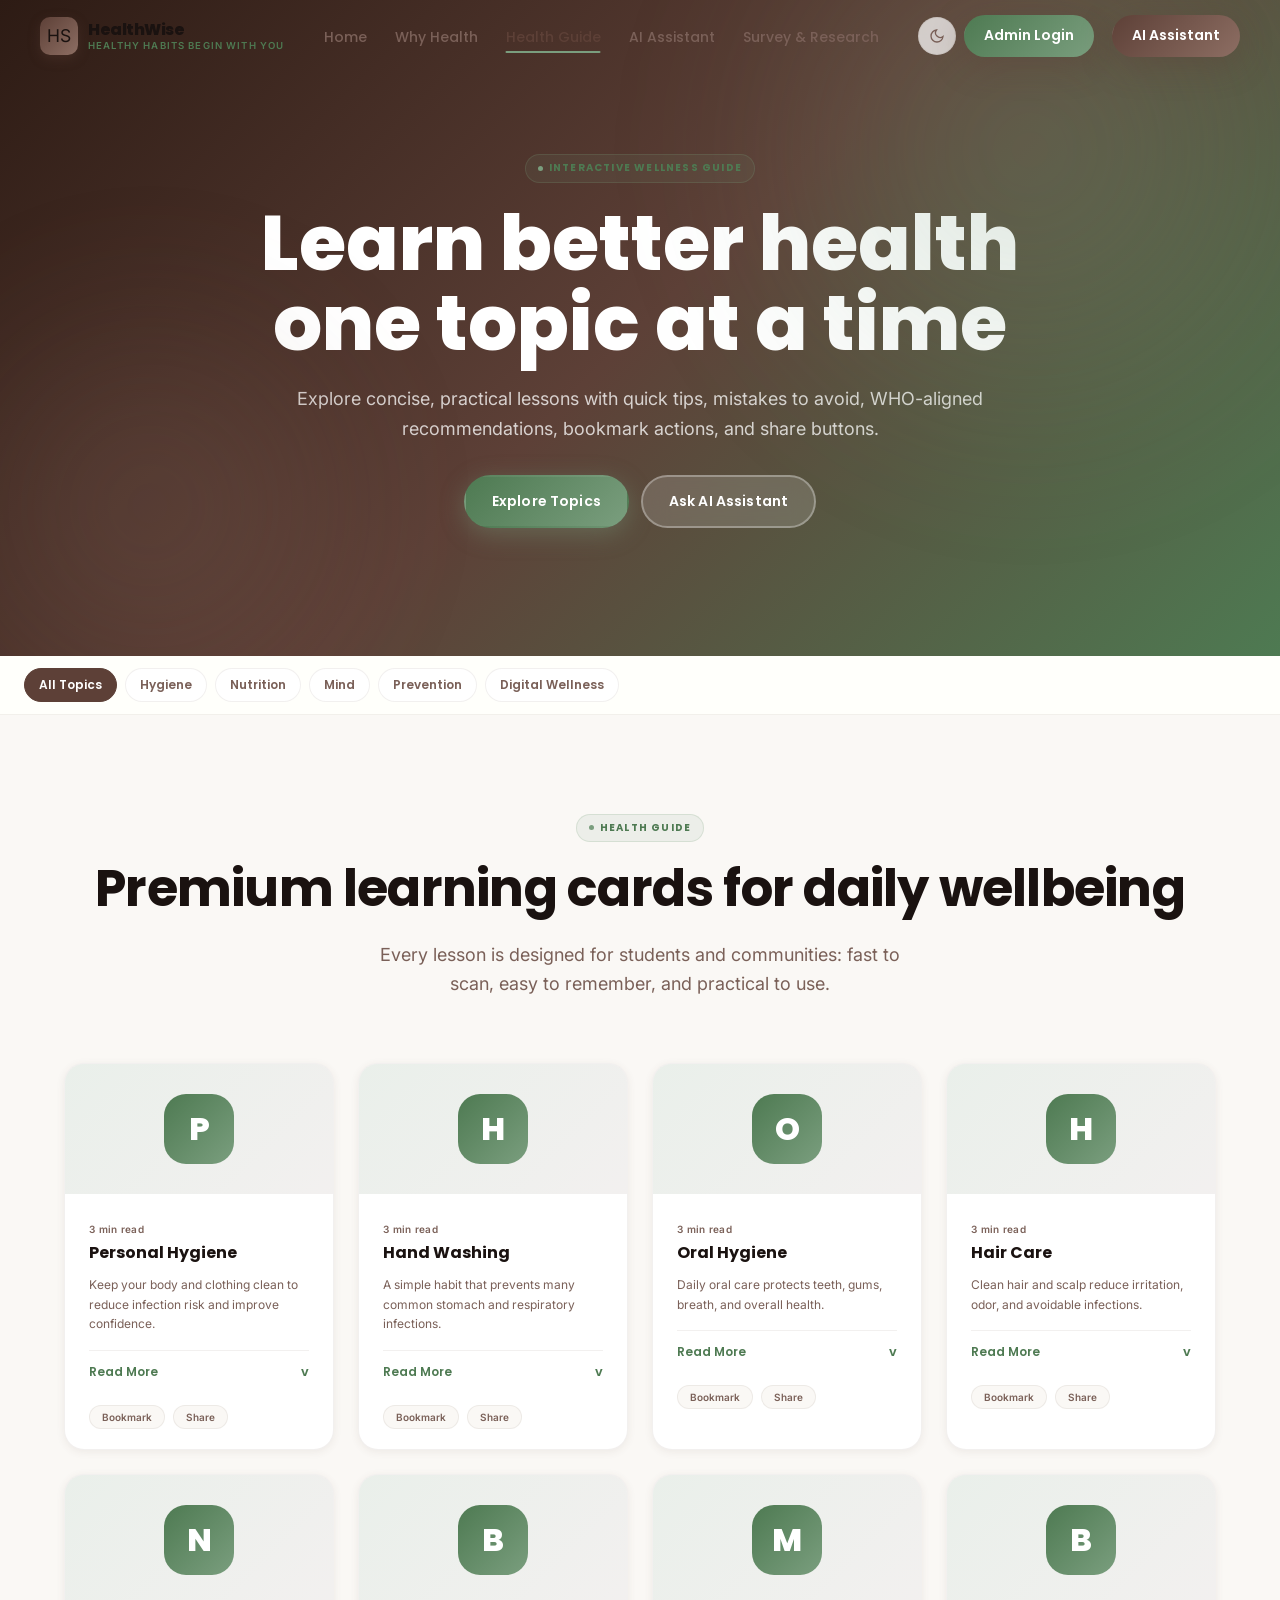
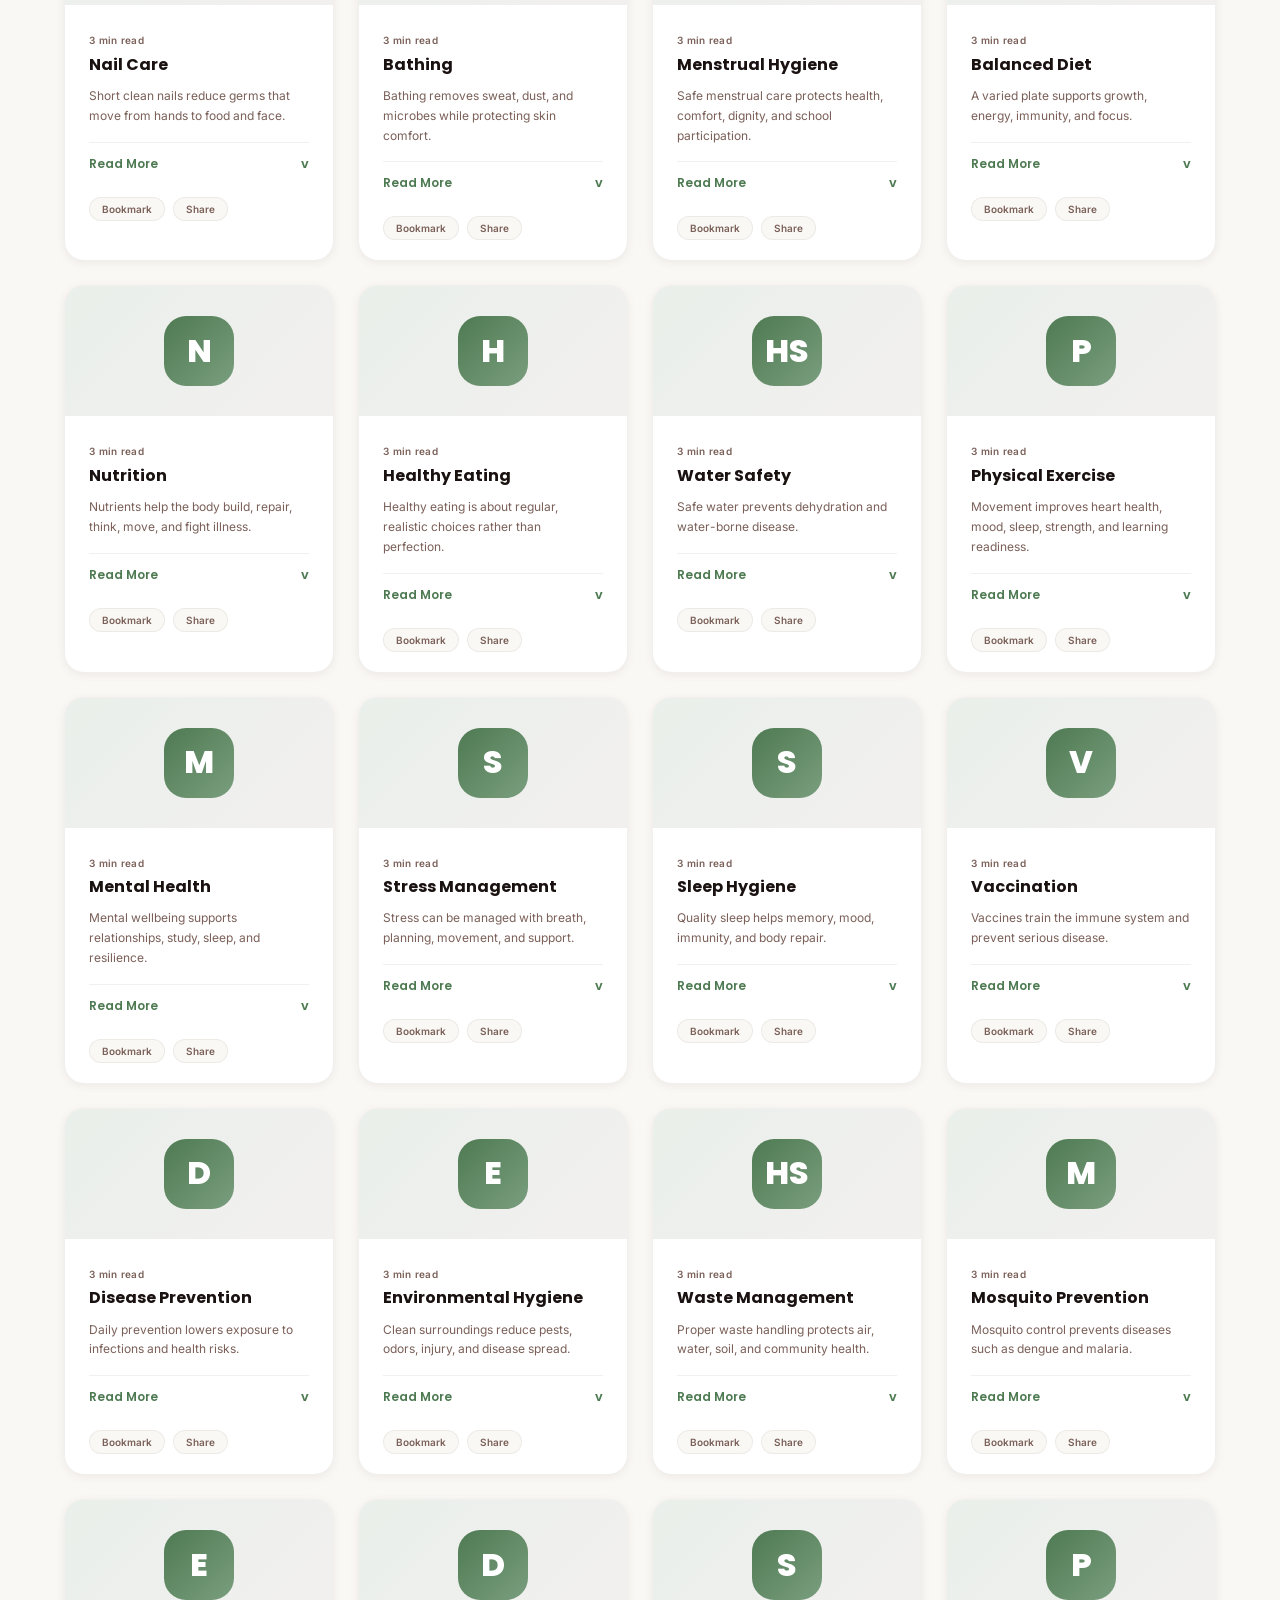
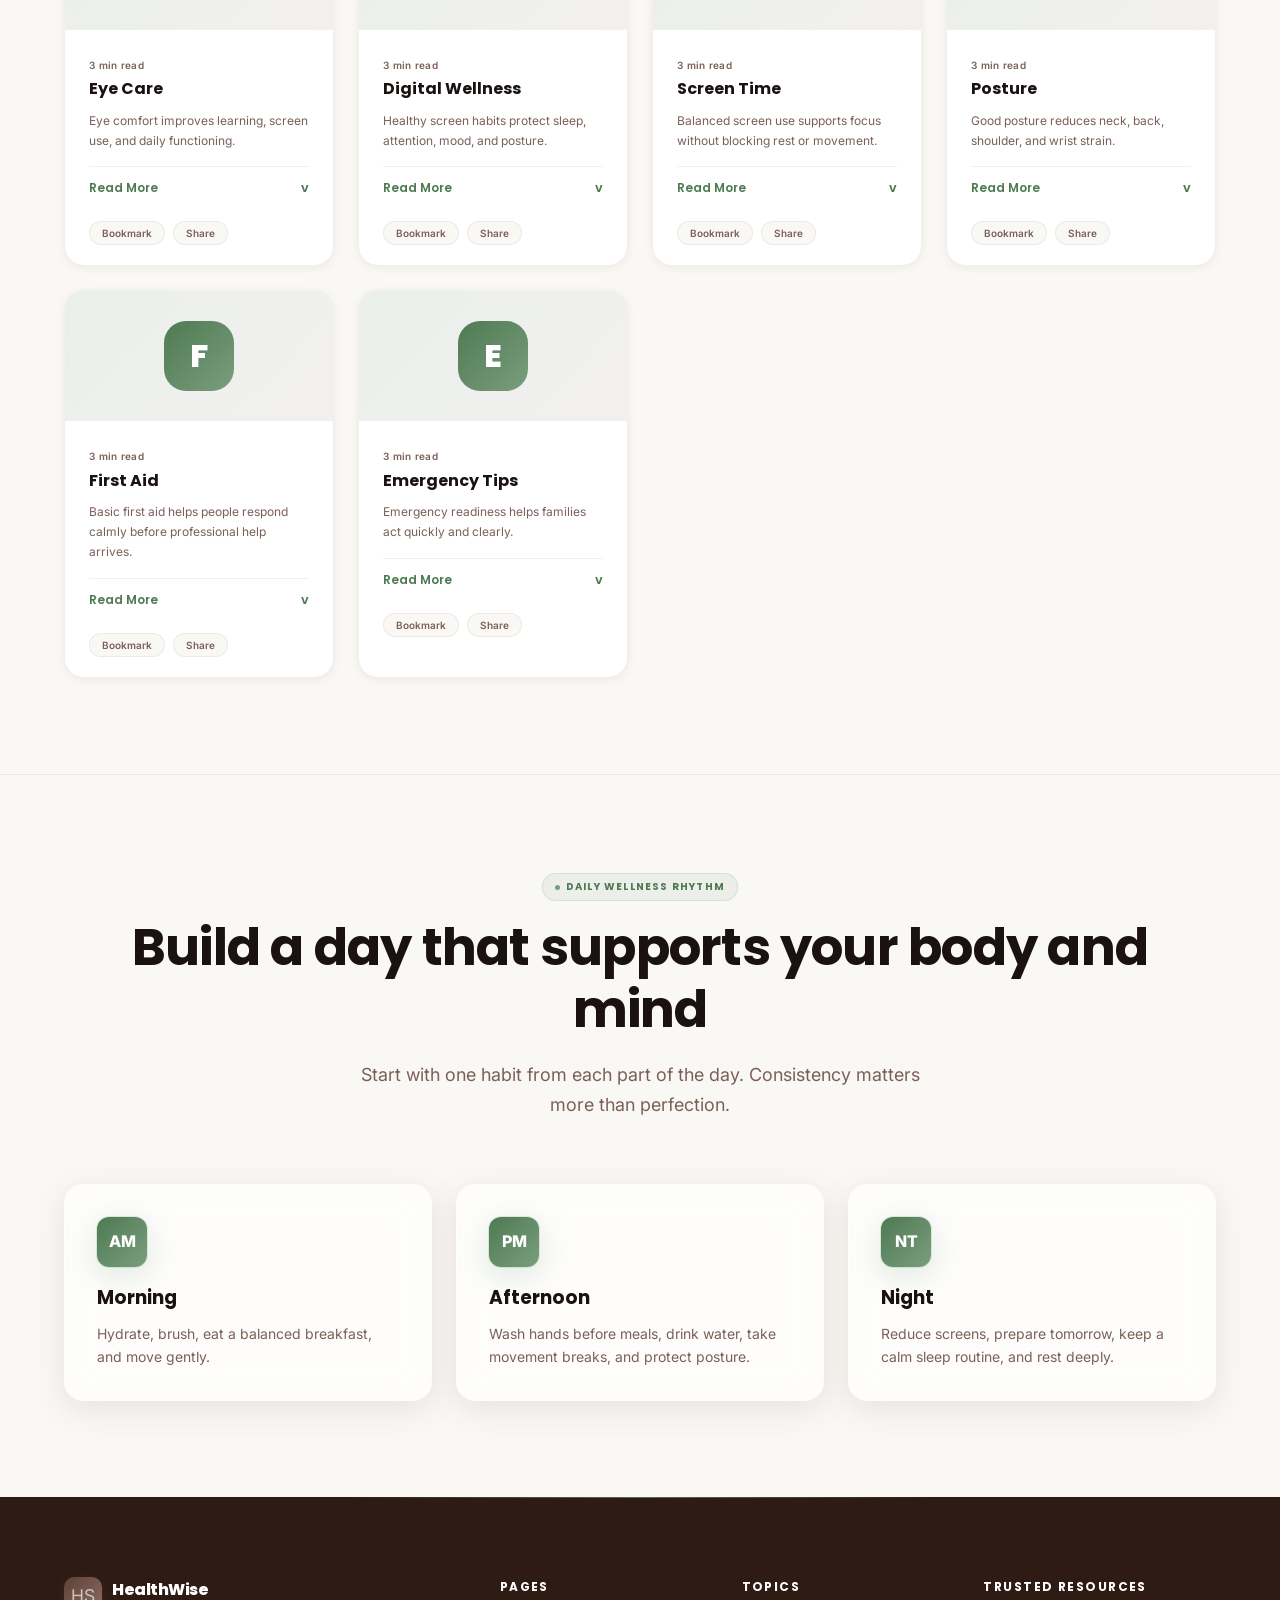
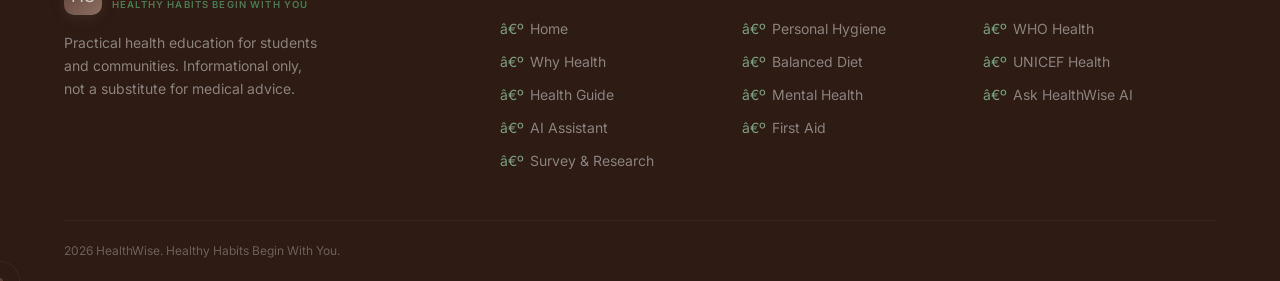
<file: health.html>
<!DOCTYPE html>
<html lang="en" data-theme="light">
<head>
 <meta charset="UTF-8" />
 <meta name="viewport" content="width=device-width, initial-scale=1.0" />
 <meta name="description" content="HealthWise Health Guide - interactive lessons on hygiene, nutrition, mental health, exercise, prevention, digital wellness, first aid, and healthy living." />
 <title>Health Guide | HealthWise</title>
 <link rel="preconnect" href="https://fonts.googleapis.com" />
 <link rel="preconnect" href="https://fonts.gstatic.com" crossorigin />
 <link href="https://fonts.googleapis.com/css2?family=Poppins:wght@300;400;500;600;700;800;900&family=Inter:wght@300;400;500;600;700;800&display=swap" rel="stylesheet" />
 <link rel="stylesheet" href="css/style.css" />
 <link rel="stylesheet" href="css/animations.css" />
 <link rel="stylesheet" href="css/responsive.css" />
</head>
<body>
<div id="loader" role="status" aria-label="Loading HealthWise"><div class="loader-brand"><div class="loader-icon">HS</div><div><div class="loader-name">HealthWise</div><div class="loader-tagline">Healthy Habits Begin With You</div></div></div><div class="loader-progress"><div class="loader-progress-fill"></div></div><div class="loader-status">Loading health guide...</div></div>
<div id="scroll-progress" aria-hidden="true"></div>
<nav id="nav" class="glass" role="navigation" aria-label="Main navigation"><div class="nav-inner"><a href="index.html" class="nav-logo" aria-label="HealthWise Home"><div class="nav-logo-mark" aria-hidden="true">HS</div><div class="nav-logo-copy"><span class="nav-logo-name">HealthWise</span><span class="nav-logo-tag">Healthy Habits Begin With You</span></div></a><ul class="nav-links" role="list"><li><a href="index.html" class="nav-link">Home</a></li><li><a href="about.html" class="nav-link">Why Health</a></li><li><a href="health.html" class="nav-link active" aria-current="page">Health Guide</a></li><li><a href="assistant.html" class="nav-link">AI Assistant</a></li><li><a href="survey.html" class="nav-link">Survey & Research</a></li></ul><div class="nav-actions"><button class="nav-icon-btn" data-theme-toggle aria-label="Toggle dark mode"></button><a href="survey.html#admin-dashboard" class="nav-cta-btn magnetic" style="background: var(--g-accent); margin-right: 10px;">Admin Login</a><a href="assistant.html" class="nav-cta-btn magnetic">AI Assistant</a><button class="nav-ham" id="nav-ham" aria-label="Open menu" aria-expanded="false" aria-controls="nav-drawer"><span></span><span></span><span></span></button></div></div></nav>
<div class="nav-drawer" id="nav-drawer" role="dialog" aria-label="Navigation menu"><div class="drawer-links"><a href="index.html" class="drawer-link">Home</a><a href="about.html" class="drawer-link">Why Health</a><a href="health.html" class="drawer-link active" aria-current="page">Health Guide</a><a href="assistant.html" class="drawer-link">AI Assistant</a><a href="survey.html" class="drawer-link">Survey & Research</a></div><a href="survey.html#admin-dashboard" class="btn btn-accent" style="display:flex;align-items:center;gap:8px;justify-content:center;margin-bottom:10px;margin-top:10px;">Admin Login</a></div>
<header class="page-hero hs-page-hero" role="banner"><div class="blob blob-1" aria-hidden="true"></div><div class="blob blob-2" aria-hidden="true"></div><div class="container"><div class="badge reveal"><span class="badge-dot" aria-hidden="true"></span>Interactive Wellness Guide</div><h1 class="page-hero-title reveal delay-1">Learn better health one topic at a time</h1><p class="page-hero-subtitle reveal delay-2">Explore concise, practical lessons with quick tips, mistakes to avoid, WHO-aligned recommendations, bookmark actions, and share buttons.</p><div class="hero-actions reveal delay-3"><a href="#topics" class="btn btn-accent magnetic">Explore Topics</a><a href="assistant.html" class="btn btn-glass magnetic">Ask AI Assistant</a></div></div></header>
<main>
<section class="guide-topics-nav" aria-label="Topic categories"><div class="guide-nav-inner"><button class="gnav-pill active" data-target="topics">All Topics</button><button class="gnav-pill" data-target="hygiene">Hygiene</button><button class="gnav-pill" data-target="nutrition">Nutrition</button><button class="gnav-pill" data-target="mental-health">Mind</button><button class="gnav-pill" data-target="prevention">Prevention</button><button class="gnav-pill" data-target="digital-wellness">Digital Wellness</button></div></section>
<section id="topics" class="section guide-section" aria-labelledby="topics-heading"><div class="container"><div class="section-head"><div class="badge reveal"><span class="badge-dot" aria-hidden="true"></span>Health Guide</div><h2 class="display-2 reveal delay-1" id="topics-heading">Premium learning cards for daily wellbeing</h2><p class="section-desc reveal delay-2">Every lesson is designed for students and communities: fast to scan, easy to remember, and practical to use.</p></div><div class="hs-topic-grid">
<article id='personal-hygiene' class='topic-card hs-topic-card reveal' data-category='hygiene'><div class='tc-visual' aria-hidden='true'><span>P</span></div><div class='tc-body'><div class='reading-badge'>3 min read</div><h3 class='tc-title'>Personal Hygiene</h3><p class='tc-summary'>Keep your body and clothing clean to reduce infection risk and improve confidence.</p><button class='tc-accordion-toggle' type='button' aria-expanded='false'>Read More <span class='tc-toggle-icon'>v</span></button><div class='tc-accordion-body'><div class='tc-accordion-content'><p><strong>Quick Tips:</strong> Wash hands daily; keep clothes fresh; carry a small hygiene kit.</p><p><strong>Common Mistakes:</strong> Skipping soap; sharing towels; wearing damp clothes.</p><p><strong>Did You Know:</strong> Clean habits protect both you and the people near you.</p><p><strong>WHO Recommendation:</strong> Use clean water and soap for routine personal hygiene.</p><p><strong>Healthy Habits:</strong> Body care, clean clothes, private hygiene, skin health.</p></div></div><div class='tc-actions'><button class='tc-action-btn' data-bookmark='personal-hygiene' title='Bookmark'>Bookmark</button><button class='tc-action-btn' data-share data-share-title='HealthWise: Personal Hygiene' data-share-url='health.html#personal-hygiene'>Share</button></div></div></article>
<article id='hand-washing' class='topic-card hs-topic-card reveal' data-category='hygiene'><div class='tc-visual' aria-hidden='true'><span>H</span></div><div class='tc-body'><div class='reading-badge'>3 min read</div><h3 class='tc-title'>Hand Washing</h3><p class='tc-summary'>A simple habit that prevents many common stomach and respiratory infections.</p><button class='tc-accordion-toggle' type='button' aria-expanded='false'>Read More <span class='tc-toggle-icon'>v</span></button><div class='tc-accordion-body'><div class='tc-accordion-content'><p><strong>Quick Tips:</strong> Wash before eating, after toilet use, and after public contact.</p><p><strong>Common Mistakes:</strong> Rushing under water; missing fingertips; forgetting after coughing.</p><p><strong>Did You Know:</strong> Twenty seconds of washing is a strong daily defense.</p><p><strong>WHO Recommendation:</strong> Wash all hand surfaces with soap and clean water.</p><p><strong>Healthy Habits:</strong> Clean palms, nails, wrists, and between fingers.</p></div></div><div class='tc-actions'><button class='tc-action-btn' data-bookmark='hand-washing' title='Bookmark'>Bookmark</button><button class='tc-action-btn' data-share data-share-title='HealthWise: Hand Washing' data-share-url='health.html#hand-washing'>Share</button></div></div></article>
<article id='oral-hygiene' class='topic-card hs-topic-card reveal' data-category='hygiene'><div class='tc-visual' aria-hidden='true'><span>O</span></div><div class='tc-body'><div class='reading-badge'>3 min read</div><h3 class='tc-title'>Oral Hygiene</h3><p class='tc-summary'>Daily oral care protects teeth, gums, breath, and overall health.</p><button class='tc-accordion-toggle' type='button' aria-expanded='false'>Read More <span class='tc-toggle-icon'>v</span></button><div class='tc-accordion-body'><div class='tc-accordion-content'><p><strong>Quick Tips:</strong> Brush twice; use fluoride toothpaste; rinse after meals.</p><p><strong>Common Mistakes:</strong> Brushing too hard; ignoring bleeding gums; skipping dental checks.</p><p><strong>Did You Know:</strong> Healthy gums support comfort, confidence, and nutrition.</p><p><strong>WHO Recommendation:</strong> Brush regularly and seek dental care for pain or bleeding.</p><p><strong>Healthy Habits:</strong> Teeth, gums, tongue, hydration, dental visits.</p></div></div><div class='tc-actions'><button class='tc-action-btn' data-bookmark='oral-hygiene' title='Bookmark'>Bookmark</button><button class='tc-action-btn' data-share data-share-title='HealthWise: Oral Hygiene' data-share-url='health.html#oral-hygiene'>Share</button></div></div></article>
<article id='hair-care' class='topic-card hs-topic-card reveal' data-category='hygiene'><div class='tc-visual' aria-hidden='true'><span>H</span></div><div class='tc-body'><div class='reading-badge'>3 min read</div><h3 class='tc-title'>Hair Care</h3><p class='tc-summary'>Clean hair and scalp reduce irritation, odor, and avoidable infections.</p><button class='tc-accordion-toggle' type='button' aria-expanded='false'>Read More <span class='tc-toggle-icon'>v</span></button><div class='tc-accordion-body'><div class='tc-accordion-content'><p><strong>Quick Tips:</strong> Wash as needed; dry scalp well; avoid sharing combs.</p><p><strong>Common Mistakes:</strong> Using harsh products; sleeping with wet hair; tight hairstyles.</p><p><strong>Did You Know:</strong> Scalp health is part of personal hygiene.</p><p><strong>WHO Recommendation:</strong> Keep hair and scalp clean using safe, gentle routines.</p><p><strong>Healthy Habits:</strong> Scalp care, clean combs, dandruff awareness.</p></div></div><div class='tc-actions'><button class='tc-action-btn' data-bookmark='hair-care' title='Bookmark'>Bookmark</button><button class='tc-action-btn' data-share data-share-title='HealthWise: Hair Care' data-share-url='health.html#hair-care'>Share</button></div></div></article>
<article id='nail-care' class='topic-card hs-topic-card reveal' data-category='hygiene'><div class='tc-visual' aria-hidden='true'><span>N</span></div><div class='tc-body'><div class='reading-badge'>3 min read</div><h3 class='tc-title'>Nail Care</h3><p class='tc-summary'>Short clean nails reduce germs that move from hands to food and face.</p><button class='tc-accordion-toggle' type='button' aria-expanded='false'>Read More <span class='tc-toggle-icon'>v</span></button><div class='tc-accordion-body'><div class='tc-accordion-content'><p><strong>Quick Tips:</strong> Trim weekly; clean under nails; avoid nail biting.</p><p><strong>Common Mistakes:</strong> Sharing clippers; cutting too deep; ignoring swelling.</p><p><strong>Did You Know:</strong> Nails can carry dirt even when hands look clean.</p><p><strong>WHO Recommendation:</strong> Keep nails short, smooth, and clean.</p><p><strong>Healthy Habits:</strong> Trim, clean, moisturize, avoid biting.</p></div></div><div class='tc-actions'><button class='tc-action-btn' data-bookmark='nail-care' title='Bookmark'>Bookmark</button><button class='tc-action-btn' data-share data-share-title='HealthWise: Nail Care' data-share-url='health.html#nail-care'>Share</button></div></div></article>
<article id='bathing' class='topic-card hs-topic-card reveal' data-category='hygiene'><div class='tc-visual' aria-hidden='true'><span>B</span></div><div class='tc-body'><div class='reading-badge'>3 min read</div><h3 class='tc-title'>Bathing</h3><p class='tc-summary'>Bathing removes sweat, dust, and microbes while protecting skin comfort.</p><button class='tc-accordion-toggle' type='button' aria-expanded='false'>Read More <span class='tc-toggle-icon'>v</span></button><div class='tc-accordion-body'><div class='tc-accordion-content'><p><strong>Quick Tips:</strong> Use mild soap; dry between toes; wear clean clothes.</p><p><strong>Common Mistakes:</strong> Very hot water; damp towels; skipping feet.</p><p><strong>Did You Know:</strong> Dry skin folds well to reduce fungal risk.</p><p><strong>WHO Recommendation:</strong> Maintain regular bathing suited to climate and activity.</p><p><strong>Healthy Habits:</strong> Skin care, towel hygiene, foot care.</p></div></div><div class='tc-actions'><button class='tc-action-btn' data-bookmark='bathing' title='Bookmark'>Bookmark</button><button class='tc-action-btn' data-share data-share-title='HealthWise: Bathing' data-share-url='health.html#bathing'>Share</button></div></div></article>
<article id='menstrual-hygiene' class='topic-card hs-topic-card reveal' data-category='hygiene'><div class='tc-visual' aria-hidden='true'><span>M</span></div><div class='tc-body'><div class='reading-badge'>3 min read</div><h3 class='tc-title'>Menstrual Hygiene</h3><p class='tc-summary'>Safe menstrual care protects health, comfort, dignity, and school participation.</p><button class='tc-accordion-toggle' type='button' aria-expanded='false'>Read More <span class='tc-toggle-icon'>v</span></button><div class='tc-accordion-body'><div class='tc-accordion-content'><p><strong>Quick Tips:</strong> Change products regularly; wash hands; dispose safely.</p><p><strong>Common Mistakes:</strong> Using products too long; flushing pads; avoiding help for severe pain.</p><p><strong>Did You Know:</strong> Menstrual health is normal healthcare, not shame.</p><p><strong>WHO Recommendation:</strong> Use clean absorbents and safe disposal practices.</p><p><strong>Healthy Habits:</strong> Cycle tracking, clean products, privacy, pain support.</p></div></div><div class='tc-actions'><button class='tc-action-btn' data-bookmark='menstrual-hygiene' title='Bookmark'>Bookmark</button><button class='tc-action-btn' data-share data-share-title='HealthWise: Menstrual Hygiene' data-share-url='health.html#menstrual-hygiene'>Share</button></div></div></article>
<article id='balanced-diet' class='topic-card hs-topic-card reveal' data-category='nutrition'><div class='tc-visual' aria-hidden='true'><span>B</span></div><div class='tc-body'><div class='reading-badge'>3 min read</div><h3 class='tc-title'>Balanced Diet</h3><p class='tc-summary'>A varied plate supports growth, energy, immunity, and focus.</p><button class='tc-accordion-toggle' type='button' aria-expanded='false'>Read More <span class='tc-toggle-icon'>v</span></button><div class='tc-accordion-body'><div class='tc-accordion-content'><p><strong>Quick Tips:</strong> Include vegetables, fruit, grains, protein, and healthy fats.</p><p><strong>Common Mistakes:</strong> Skipping meals; excess packaged snacks; too little water.</p><p><strong>Did You Know:</strong> No single food creates health; patterns matter most.</p><p><strong>WHO Recommendation:</strong> Eat a variety of foods and limit excess sugar, salt, and fat.</p><p><strong>Healthy Habits:</strong> Colorful plate, protein, fiber, hydration.</p></div></div><div class='tc-actions'><button class='tc-action-btn' data-bookmark='balanced-diet' title='Bookmark'>Bookmark</button><button class='tc-action-btn' data-share data-share-title='HealthWise: Balanced Diet' data-share-url='health.html#balanced-diet'>Share</button></div></div></article>
<article id='nutrition' class='topic-card hs-topic-card reveal' data-category='nutrition'><div class='tc-visual' aria-hidden='true'><span>N</span></div><div class='tc-body'><div class='reading-badge'>3 min read</div><h3 class='tc-title'>Nutrition</h3><p class='tc-summary'>Nutrients help the body build, repair, think, move, and fight illness.</p><button class='tc-accordion-toggle' type='button' aria-expanded='false'>Read More <span class='tc-toggle-icon'>v</span></button><div class='tc-accordion-body'><div class='tc-accordion-content'><p><strong>Quick Tips:</strong> Choose whole foods; include protein; eat seasonal produce.</p><p><strong>Common Mistakes:</strong> Only counting calories; ignoring micronutrients; fad diets.</p><p><strong>Did You Know:</strong> Iron, calcium, iodine, vitamin D, and B12 deserve attention.</p><p><strong>WHO Recommendation:</strong> Use diverse, nutrient-rich foods across the week.</p><p><strong>Healthy Habits:</strong> Macro and micronutrients, meal balance.</p></div></div><div class='tc-actions'><button class='tc-action-btn' data-bookmark='nutrition' title='Bookmark'>Bookmark</button><button class='tc-action-btn' data-share data-share-title='HealthWise: Nutrition' data-share-url='health.html#nutrition'>Share</button></div></div></article>
<article id='healthy-eating' class='topic-card hs-topic-card reveal' data-category='nutrition'><div class='tc-visual' aria-hidden='true'><span>H</span></div><div class='tc-body'><div class='reading-badge'>3 min read</div><h3 class='tc-title'>Healthy Eating</h3><p class='tc-summary'>Healthy eating is about regular, realistic choices rather than perfection.</p><button class='tc-accordion-toggle' type='button' aria-expanded='false'>Read More <span class='tc-toggle-icon'>v</span></button><div class='tc-accordion-body'><div class='tc-accordion-content'><p><strong>Quick Tips:</strong> Eat slowly; plan snacks; keep water nearby.</p><p><strong>Common Mistakes:</strong> Eating while distracted; skipping breakfast; sugary drinks.</p><p><strong>Did You Know:</strong> Mindful eating can reduce overeating and stomach discomfort.</p><p><strong>WHO Recommendation:</strong> Prefer fresh foods and safe preparation.</p><p><strong>Healthy Habits:</strong> Meal timing, mindful eating, safe food.</p></div></div><div class='tc-actions'><button class='tc-action-btn' data-bookmark='healthy-eating' title='Bookmark'>Bookmark</button><button class='tc-action-btn' data-share data-share-title='HealthWise: Healthy Eating' data-share-url='health.html#healthy-eating'>Share</button></div></div></article>
<article id='water-safety' class='topic-card hs-topic-card reveal' data-category='nutrition'><div class='tc-visual' aria-hidden='true'><span>HS</span></div><div class='tc-body'><div class='reading-badge'>3 min read</div><h3 class='tc-title'>Water Safety</h3><p class='tc-summary'>Safe water prevents dehydration and water-borne disease.</p><button class='tc-accordion-toggle' type='button' aria-expanded='false'>Read More <span class='tc-toggle-icon'>v</span></button><div class='tc-accordion-body'><div class='tc-accordion-content'><p><strong>Quick Tips:</strong> Use filtered or boiled water when safety is uncertain.</p><p><strong>Common Mistakes:</strong> Drinking from unsafe sources; storing water uncovered.</p><p><strong>Did You Know:</strong> Clear water is not always safe water.</p><p><strong>WHO Recommendation:</strong> Use safely treated water for drinking and cooking.</p><p><strong>Healthy Habits:</strong> Purification, storage, hydration.</p></div></div><div class='tc-actions'><button class='tc-action-btn' data-bookmark='water-safety' title='Bookmark'>Bookmark</button><button class='tc-action-btn' data-share data-share-title='HealthWise: Water Safety' data-share-url='health.html#water-safety'>Share</button></div></div></article>
<article id='physical-exercise' class='topic-card hs-topic-card reveal' data-category='exercise'><div class='tc-visual' aria-hidden='true'><span>P</span></div><div class='tc-body'><div class='reading-badge'>3 min read</div><h3 class='tc-title'>Physical Exercise</h3><p class='tc-summary'>Movement improves heart health, mood, sleep, strength, and learning readiness.</p><button class='tc-accordion-toggle' type='button' aria-expanded='false'>Read More <span class='tc-toggle-icon'>v</span></button><div class='tc-accordion-body'><div class='tc-accordion-content'><p><strong>Quick Tips:</strong> Walk, stretch, play, cycle, dance, or practice sport.</p><p><strong>Common Mistakes:</strong> Doing too much too fast; ignoring pain; long sitting.</p><p><strong>Did You Know:</strong> Short movement breaks count when repeated consistently.</p><p><strong>WHO Recommendation:</strong> Aim for regular activity and muscle strengthening.</p><p><strong>Healthy Habits:</strong> Cardio, strength, flexibility, balance.</p></div></div><div class='tc-actions'><button class='tc-action-btn' data-bookmark='physical-exercise' title='Bookmark'>Bookmark</button><button class='tc-action-btn' data-share data-share-title='HealthWise: Physical Exercise' data-share-url='health.html#physical-exercise'>Share</button></div></div></article>
<article id='mental-health' class='topic-card hs-topic-card reveal' data-category='mental-health'><div class='tc-visual' aria-hidden='true'><span>M</span></div><div class='tc-body'><div class='reading-badge'>3 min read</div><h3 class='tc-title'>Mental Health</h3><p class='tc-summary'>Mental wellbeing supports relationships, study, sleep, and resilience.</p><button class='tc-accordion-toggle' type='button' aria-expanded='false'>Read More <span class='tc-toggle-icon'>v</span></button><div class='tc-accordion-body'><div class='tc-accordion-content'><p><strong>Quick Tips:</strong> Talk to someone; rest; move; write thoughts down.</p><p><strong>Common Mistakes:</strong> Hiding distress; comparing online; delaying support.</p><p><strong>Did You Know:</strong> Seeking help is a sign of strength.</p><p><strong>WHO Recommendation:</strong> Support mental health through connection, rest, and professional care when needed.</p><p><strong>Healthy Habits:</strong> Emotions, support, routines, self-kindness.</p></div></div><div class='tc-actions'><button class='tc-action-btn' data-bookmark='mental-health' title='Bookmark'>Bookmark</button><button class='tc-action-btn' data-share data-share-title='HealthWise: Mental Health' data-share-url='health.html#mental-health'>Share</button></div></div></article>
<article id='stress-management' class='topic-card hs-topic-card reveal' data-category='mental-health'><div class='tc-visual' aria-hidden='true'><span>S</span></div><div class='tc-body'><div class='reading-badge'>3 min read</div><h3 class='tc-title'>Stress Management</h3><p class='tc-summary'>Stress can be managed with breath, planning, movement, and support.</p><button class='tc-accordion-toggle' type='button' aria-expanded='false'>Read More <span class='tc-toggle-icon'>v</span></button><div class='tc-accordion-body'><div class='tc-accordion-content'><p><strong>Quick Tips:</strong> Try box breathing; break tasks into steps; take short pauses.</p><p><strong>Common Mistakes:</strong> All-nighters; doom scrolling; ignoring body signals.</p><p><strong>Did You Know:</strong> Slow breathing can calm the nervous system quickly.</p><p><strong>WHO Recommendation:</strong> Use healthy coping strategies and seek help for persistent distress.</p><p><strong>Healthy Habits:</strong> Breathing, planning, boundaries, recovery.</p></div></div><div class='tc-actions'><button class='tc-action-btn' data-bookmark='stress-management' title='Bookmark'>Bookmark</button><button class='tc-action-btn' data-share data-share-title='HealthWise: Stress Management' data-share-url='health.html#stress-management'>Share</button></div></div></article>
<article id='sleep-hygiene' class='topic-card hs-topic-card reveal' data-category='mental-health'><div class='tc-visual' aria-hidden='true'><span>S</span></div><div class='tc-body'><div class='reading-badge'>3 min read</div><h3 class='tc-title'>Sleep Hygiene</h3><p class='tc-summary'>Quality sleep helps memory, mood, immunity, and body repair.</p><button class='tc-accordion-toggle' type='button' aria-expanded='false'>Read More <span class='tc-toggle-icon'>v</span></button><div class='tc-accordion-body'><div class='tc-accordion-content'><p><strong>Quick Tips:</strong> Keep regular sleep time; dim lights; reduce screens.</p><p><strong>Common Mistakes:</strong> Caffeine late; scrolling in bed; irregular schedules.</p><p><strong>Did You Know:</strong> Consistent wake time is a powerful sleep anchor.</p><p><strong>WHO Recommendation:</strong> Protect regular, restorative sleep.</p><p><strong>Healthy Habits:</strong> Bedtime routine, dark room, recovery.</p></div></div><div class='tc-actions'><button class='tc-action-btn' data-bookmark='sleep-hygiene' title='Bookmark'>Bookmark</button><button class='tc-action-btn' data-share data-share-title='HealthWise: Sleep Hygiene' data-share-url='health.html#sleep-hygiene'>Share</button></div></div></article>
<article id='vaccination' class='topic-card hs-topic-card reveal' data-category='prevention'><div class='tc-visual' aria-hidden='true'><span>V</span></div><div class='tc-body'><div class='reading-badge'>3 min read</div><h3 class='tc-title'>Vaccination</h3><p class='tc-summary'>Vaccines train the immune system and prevent serious disease.</p><button class='tc-accordion-toggle' type='button' aria-expanded='false'>Read More <span class='tc-toggle-icon'>v</span></button><div class='tc-accordion-body'><div class='tc-accordion-content'><p><strong>Quick Tips:</strong> Follow local schedules; keep records; ask health workers.</p><p><strong>Common Mistakes:</strong> Missing boosters; trusting myths; delaying child vaccines.</p><p><strong>Did You Know:</strong> Vaccination protects individuals and communities.</p><p><strong>WHO Recommendation:</strong> Stay up to date with recommended immunization.</p><p><strong>Healthy Habits:</strong> Immunity, records, boosters, myths.</p></div></div><div class='tc-actions'><button class='tc-action-btn' data-bookmark='vaccination' title='Bookmark'>Bookmark</button><button class='tc-action-btn' data-share data-share-title='HealthWise: Vaccination' data-share-url='health.html#vaccination'>Share</button></div></div></article>
<article id='disease-prevention' class='topic-card hs-topic-card reveal' data-category='prevention'><div class='tc-visual' aria-hidden='true'><span>D</span></div><div class='tc-body'><div class='reading-badge'>3 min read</div><h3 class='tc-title'>Disease Prevention</h3><p class='tc-summary'>Daily prevention lowers exposure to infections and health risks.</p><button class='tc-accordion-toggle' type='button' aria-expanded='false'>Read More <span class='tc-toggle-icon'>v</span></button><div class='tc-accordion-body'><div class='tc-accordion-content'><p><strong>Quick Tips:</strong> Wash hands; cover coughs; use safe food and water.</p><p><strong>Common Mistakes:</strong> Self-medicating antibiotics; ignoring fever; unsafe storage.</p><p><strong>Did You Know:</strong> Prevention is easier than treatment.</p><p><strong>WHO Recommendation:</strong> Use hygiene, vaccination, safe food, and timely care.</p><p><strong>Healthy Habits:</strong> Common infections, safe habits, early care.</p></div></div><div class='tc-actions'><button class='tc-action-btn' data-bookmark='disease-prevention' title='Bookmark'>Bookmark</button><button class='tc-action-btn' data-share data-share-title='HealthWise: Disease Prevention' data-share-url='health.html#disease-prevention'>Share</button></div></div></article>
<article id='environmental-hygiene' class='topic-card hs-topic-card reveal' data-category='environment'><div class='tc-visual' aria-hidden='true'><span>E</span></div><div class='tc-body'><div class='reading-badge'>3 min read</div><h3 class='tc-title'>Environmental Hygiene</h3><p class='tc-summary'>Clean surroundings reduce pests, odors, injury, and disease spread.</p><button class='tc-accordion-toggle' type='button' aria-expanded='false'>Read More <span class='tc-toggle-icon'>v</span></button><div class='tc-accordion-body'><div class='tc-accordion-content'><p><strong>Quick Tips:</strong> Dispose waste safely; clean shared spaces; avoid stagnant water.</p><p><strong>Common Mistakes:</strong> Open dumping; clogged drains; uncovered bins.</p><p><strong>Did You Know:</strong> A clean environment supports mental calm too.</p><p><strong>WHO Recommendation:</strong> Maintain safe sanitation and waste practices.</p><p><strong>Healthy Habits:</strong> Waste, drains, public spaces, sanitation.</p></div></div><div class='tc-actions'><button class='tc-action-btn' data-bookmark='environmental-hygiene' title='Bookmark'>Bookmark</button><button class='tc-action-btn' data-share data-share-title='HealthWise: Environmental Hygiene' data-share-url='health.html#environmental-hygiene'>Share</button></div></div></article>
<article id='waste-management' class='topic-card hs-topic-card reveal' data-category='environment'><div class='tc-visual' aria-hidden='true'><span>HS</span></div><div class='tc-body'><div class='reading-badge'>3 min read</div><h3 class='tc-title'>Waste Management</h3><p class='tc-summary'>Proper waste handling protects air, water, soil, and community health.</p><button class='tc-accordion-toggle' type='button' aria-expanded='false'>Read More <span class='tc-toggle-icon'>v</span></button><div class='tc-accordion-body'><div class='tc-accordion-content'><p><strong>Quick Tips:</strong> Separate wet and dry waste; cover bins; compost when possible.</p><p><strong>Common Mistakes:</strong> Burning plastic; mixing sharp waste; littering.</p><p><strong>Did You Know:</strong> Waste becomes safer when sorted at the source.</p><p><strong>WHO Recommendation:</strong> Dispose waste safely and follow local rules.</p><p><strong>Healthy Habits:</strong> Segregation, compost, safe disposal.</p></div></div><div class='tc-actions'><button class='tc-action-btn' data-bookmark='waste-management' title='Bookmark'>Bookmark</button><button class='tc-action-btn' data-share data-share-title='HealthWise: Waste Management' data-share-url='health.html#waste-management'>Share</button></div></div></article>
<article id='mosquito-prevention' class='topic-card hs-topic-card reveal' data-category='environment'><div class='tc-visual' aria-hidden='true'><span>M</span></div><div class='tc-body'><div class='reading-badge'>3 min read</div><h3 class='tc-title'>Mosquito Prevention</h3><p class='tc-summary'>Mosquito control prevents diseases such as dengue and malaria.</p><button class='tc-accordion-toggle' type='button' aria-expanded='false'>Read More <span class='tc-toggle-icon'>v</span></button><div class='tc-accordion-body'><div class='tc-accordion-content'><p><strong>Quick Tips:</strong> Empty stagnant water; use nets; cover containers.</p><p><strong>Common Mistakes:</strong> Ignoring coolers, pots, and tires; evening exposure.</p><p><strong>Did You Know:</strong> Mosquitoes can breed in very small water collections.</p><p><strong>WHO Recommendation:</strong> Remove breeding sites and use bite protection.</p><p><strong>Healthy Habits:</strong> Stagnant water, nets, repellents.</p></div></div><div class='tc-actions'><button class='tc-action-btn' data-bookmark='mosquito-prevention' title='Bookmark'>Bookmark</button><button class='tc-action-btn' data-share data-share-title='HealthWise: Mosquito Prevention' data-share-url='health.html#mosquito-prevention'>Share</button></div></div></article>
<article id='eye-care' class='topic-card hs-topic-card reveal' data-category='digital-wellness'><div class='tc-visual' aria-hidden='true'><span>E</span></div><div class='tc-body'><div class='reading-badge'>3 min read</div><h3 class='tc-title'>Eye Care</h3><p class='tc-summary'>Eye comfort improves learning, screen use, and daily functioning.</p><button class='tc-accordion-toggle' type='button' aria-expanded='false'>Read More <span class='tc-toggle-icon'>v</span></button><div class='tc-accordion-body'><div class='tc-accordion-content'><p><strong>Quick Tips:</strong> Use the 20-20-20 rule; adjust light; blink often.</p><p><strong>Common Mistakes:</strong> Screens too close; poor lighting; ignoring headaches.</p><p><strong>Did You Know:</strong> Dry eyes are common during long screen sessions.</p><p><strong>WHO Recommendation:</strong> Take regular breaks from close work and screens.</p><p><strong>Healthy Habits:</strong> Screen breaks, lighting, checkups.</p></div></div><div class='tc-actions'><button class='tc-action-btn' data-bookmark='eye-care' title='Bookmark'>Bookmark</button><button class='tc-action-btn' data-share data-share-title='HealthWise: Eye Care' data-share-url='health.html#eye-care'>Share</button></div></div></article>
<article id='digital-wellness' class='topic-card hs-topic-card reveal' data-category='digital-wellness'><div class='tc-visual' aria-hidden='true'><span>D</span></div><div class='tc-body'><div class='reading-badge'>3 min read</div><h3 class='tc-title'>Digital Wellness</h3><p class='tc-summary'>Healthy screen habits protect sleep, attention, mood, and posture.</p><button class='tc-accordion-toggle' type='button' aria-expanded='false'>Read More <span class='tc-toggle-icon'>v</span></button><div class='tc-accordion-body'><div class='tc-accordion-content'><p><strong>Quick Tips:</strong> Set screen breaks; mute nonessential alerts; protect bedtime.</p><p><strong>Common Mistakes:</strong> Scrolling late; multitasking always; comparing online.</p><p><strong>Did You Know:</strong> Digital rest is part of mental health.</p><p><strong>WHO Recommendation:</strong> Balance screen time with sleep, activity, and connection.</p><p><strong>Healthy Habits:</strong> Boundaries, attention, mood, sleep.</p></div></div><div class='tc-actions'><button class='tc-action-btn' data-bookmark='digital-wellness' title='Bookmark'>Bookmark</button><button class='tc-action-btn' data-share data-share-title='HealthWise: Digital Wellness' data-share-url='health.html#digital-wellness'>Share</button></div></div></article>
<article id='screen-time' class='topic-card hs-topic-card reveal' data-category='digital-wellness'><div class='tc-visual' aria-hidden='true'><span>S</span></div><div class='tc-body'><div class='reading-badge'>3 min read</div><h3 class='tc-title'>Screen Time</h3><p class='tc-summary'>Balanced screen use supports focus without blocking rest or movement.</p><button class='tc-accordion-toggle' type='button' aria-expanded='false'>Read More <span class='tc-toggle-icon'>v</span></button><div class='tc-accordion-body'><div class='tc-accordion-content'><p><strong>Quick Tips:</strong> Schedule breaks; stand often; keep devices away at meals.</p><p><strong>Common Mistakes:</strong> Endless autoplay; no breaks; screens before sleep.</p><p><strong>Did You Know:</strong> Breaks improve both eyes and posture.</p><p><strong>WHO Recommendation:</strong> Limit sedentary time and protect sleep routines.</p><p><strong>Healthy Habits:</strong> Breaks, limits, movement, focus.</p></div></div><div class='tc-actions'><button class='tc-action-btn' data-bookmark='screen-time' title='Bookmark'>Bookmark</button><button class='tc-action-btn' data-share data-share-title='HealthWise: Screen Time' data-share-url='health.html#screen-time'>Share</button></div></div></article>
<article id='posture' class='topic-card hs-topic-card reveal' data-category='digital-wellness'><div class='tc-visual' aria-hidden='true'><span>P</span></div><div class='tc-body'><div class='reading-badge'>3 min read</div><h3 class='tc-title'>Posture</h3><p class='tc-summary'>Good posture reduces neck, back, shoulder, and wrist strain.</p><button class='tc-accordion-toggle' type='button' aria-expanded='false'>Read More <span class='tc-toggle-icon'>v</span></button><div class='tc-accordion-body'><div class='tc-accordion-content'><p><strong>Quick Tips:</strong> Keep screen at eye level; feet flat; shoulders relaxed.</p><p><strong>Common Mistakes:</strong> Hunching; laptop on bed; no movement breaks.</p><p><strong>Did You Know:</strong> The best posture is the next posture: move often.</p><p><strong>WHO Recommendation:</strong> Use ergonomic habits and regular movement.</p><p><strong>Healthy Habits:</strong> Desk setup, stretching, body awareness.</p></div></div><div class='tc-actions'><button class='tc-action-btn' data-bookmark='posture' title='Bookmark'>Bookmark</button><button class='tc-action-btn' data-share data-share-title='HealthWise: Posture' data-share-url='health.html#posture'>Share</button></div></div></article>
<article id='first-aid' class='topic-card hs-topic-card reveal' data-category='prevention'><div class='tc-visual' aria-hidden='true'><span>F</span></div><div class='tc-body'><div class='reading-badge'>3 min read</div><h3 class='tc-title'>First Aid</h3><p class='tc-summary'>Basic first aid helps people respond calmly before professional help arrives.</p><button class='tc-accordion-toggle' type='button' aria-expanded='false'>Read More <span class='tc-toggle-icon'>v</span></button><div class='tc-accordion-body'><div class='tc-accordion-content'><p><strong>Quick Tips:</strong> Know emergency numbers; clean small wounds; learn CPR basics.</p><p><strong>Common Mistakes:</strong> Putting substances on burns; moving injured people carelessly.</p><p><strong>Did You Know:</strong> Fast calm action can reduce harm.</p><p><strong>WHO Recommendation:</strong> Seek urgent care for severe symptoms or injury.</p><p><strong>Healthy Habits:</strong> Wounds, burns, CPR awareness, emergency help.</p></div></div><div class='tc-actions'><button class='tc-action-btn' data-bookmark='first-aid' title='Bookmark'>Bookmark</button><button class='tc-action-btn' data-share data-share-title='HealthWise: First Aid' data-share-url='health.html#first-aid'>Share</button></div></div></article>
<article id='emergency-tips' class='topic-card hs-topic-card reveal' data-category='prevention'><div class='tc-visual' aria-hidden='true'><span>E</span></div><div class='tc-body'><div class='reading-badge'>3 min read</div><h3 class='tc-title'>Emergency Tips</h3><p class='tc-summary'>Emergency readiness helps families act quickly and clearly.</p><button class='tc-accordion-toggle' type='button' aria-expanded='false'>Read More <span class='tc-toggle-icon'>v</span></button><div class='tc-accordion-body'><div class='tc-accordion-content'><p><strong>Quick Tips:</strong> Save 112, 108, local doctor, and family contacts.</p><p><strong>Common Mistakes:</strong> Panicking; delaying help; giving food to unconscious people.</p><p><strong>Did You Know:</strong> A prepared contact list saves time.</p><p><strong>WHO Recommendation:</strong> Call emergency services for life-threatening symptoms.</p><p><strong>Healthy Habits:</strong> Numbers, first response, safety, calm action.</p></div></div><div class='tc-actions'><button class='tc-action-btn' data-bookmark='emergency-tips' title='Bookmark'>Bookmark</button><button class='tc-action-btn' data-share data-share-title='HealthWise: Emergency Tips' data-share-url='health.html#emergency-tips'>Share</button></div></div></article>
</div></div></section>
<section class="section hs-band" aria-labelledby="rhythm-heading"><div class="container"><div class="section-head"><div class="badge reveal"><span class="badge-dot" aria-hidden="true"></span>Daily Wellness Rhythm</div><h2 class="display-2 reveal delay-1" id="rhythm-heading">Build a day that supports your body and mind</h2><p class="section-desc reveal delay-2">Start with one habit from each part of the day. Consistency matters more than perfection.</p></div><div class="hs-feature-grid"><article class="glass-card hs-feature-card reveal"><div class="hs-icon">AM</div><h3>Morning</h3><p>Hydrate, brush, eat a balanced breakfast, and move gently.</p></article><article class="glass-card hs-feature-card reveal delay-1"><div class="hs-icon">PM</div><h3>Afternoon</h3><p>Wash hands before meals, drink water, take movement breaks, and protect posture.</p></article><article class="glass-card hs-feature-card reveal delay-2"><div class="hs-icon">NT</div><h3>Night</h3><p>Reduce screens, prepare tomorrow, keep a calm sleep routine, and rest deeply.</p></article></div></div></section>
</main>
<footer id="site-footer" role="contentinfo"><div class="footer-glow" aria-hidden="true"></div><div class="container"><div class="footer-grid"><div><a href="index.html" class="nav-logo"><div class="nav-logo-mark" aria-hidden="true">HS</div><div class="nav-logo-copy"><span class="nav-logo-name" style="color:var(--white);">HealthWise</span><span class="nav-logo-tag">Healthy Habits Begin With You</span></div></a><p class="footer-brand-desc">Practical health education for students and communities. Informational only, not a substitute for medical advice.</p></div><div><div class="footer-col-title">Pages</div><div class="footer-links"><a href="index.html" class="footer-link">Home</a><a href="about.html" class="footer-link">Why Health</a><a href="health.html" class="footer-link">Health Guide</a><a href="assistant.html" class="footer-link">AI Assistant</a><a href="survey.html" class="footer-link">Survey & Research</a></div></div><div><div class="footer-col-title">Topics</div><div class="footer-links"><a href="#personal-hygiene" class="footer-link">Personal Hygiene</a><a href="#balanced-diet" class="footer-link">Balanced Diet</a><a href="#mental-health" class="footer-link">Mental Health</a><a href="#first-aid" class="footer-link">First Aid</a></div></div><div><div class="footer-col-title">Trusted Resources</div><div class="footer-links"><a href="https://www.who.int" target="_blank" rel="noopener" class="footer-link">WHO Health</a><a href="https://www.unicef.org" target="_blank" rel="noopener" class="footer-link">UNICEF Health</a><a href="assistant.html" class="footer-link">Ask HealthWise AI</a></div></div></div><div class="footer-bottom"><p class="footer-copy">2026 HealthWise. Healthy Habits Begin With You.</p></div></div></footer>
<button id="back-top" aria-label="Back to top of page">Top</button><script src="js/icons.js"></script><script src="js/main.js"></script>
</body></html>
</file>
<file: css/style.css>
/* ============================================================
   HealthWise PREMIUM HEALTHCARE PLATFORM
   Master Stylesheet v2.0
   ============================================================ */

@import url('https://fonts.googleapis.com/css2?family=Poppins:ital,wght@0,300;0,400;0,500;0,600;0,700;0,800;0,900;1,300&family=Inter:wght@300;400;500;600;700;800&display=swap');

/* ---- DESIGN TOKENS ---- */
:root {
  /* Brand */
  --brown-900:  #2D1B14;
  --brown-800:  #3E2723;
  --brown-700:  #4E342E;
  --brown-600:  #5D4037;
  --brown-500:  #6D4C41;
  --brown-400:  #8D6E63;
  --brown-300:  #A1887F;
  --brown-200:  #BCAAA4;
  --brown-100:  #D7CCC8;
  --brown-50:   #EFEBE9;

  --green-900:  #1B5E20;
  --green-800:  #2E7D32;
  --green-700:  #388E3C;
  --green-600:  #43A047;
  --green-500:  #4E7A52;
  --green-400:  #7A9E7E;
  --green-300:  #A5C7A7;
  --green-200:  #C8E6C9;
  --green-100:  #E8F5E9;

  --ivory:      #FFFFF0;
  --cream:      #FAF8F5;
  --cream-dark: #F5F0EA;
  --white:      #FFFFFF;

  /* Semantics */
  --primary:        var(--brown-600);
  --primary-dark:   var(--brown-800);
  --primary-light:  var(--brown-400);
  --accent:         var(--green-400);
  --accent-dark:    var(--green-500);
  --accent-light:   var(--green-300);
  --bg:             var(--ivory);
  --surface:        var(--white);
  --surface-2:      var(--cream);
  --surface-3:      var(--cream-dark);
  --text-primary:   #1A1210;
  --text-secondary: #4A3728;
  --text-muted:     #7A6058;
  --text-subtle:    #A89590;
  --border:         rgba(93, 64, 55, 0.08);
  --border-strong:  rgba(93, 64, 55, 0.16);

  /* Status */
  --success:  #2E7D32;
  --warning:  #E65100;
  --error:    #C62828;
  --danger:   #C62828;
  --info:     #1565C0;
  --bg-main:  var(--bg);
  --surface-alt: var(--surface-2);
  --text-main: var(--text-primary);

  /* Glass */
  --glass-white:  rgba(255, 255, 255, 0.72);
  --glass-border: rgba(255, 255, 255, 0.5);
  --glass-shadow: 0 8px 32px rgba(93, 64, 55, 0.12);
  --glass-brown:  rgba(93, 64, 55, 0.06);

  /* Gradients */
  --g-hero:    linear-gradient(135deg, #2D1B14 0%, #5D4037 50%, #4E7A52 100%);
  --g-primary: linear-gradient(135deg, #5D4037, #8D6E63);
  --g-accent:  linear-gradient(135deg, #4E7A52, #7A9E7E);
  --g-warm:    linear-gradient(135deg, #FAF8F5 0%, #FFFFF0 100%);
  --g-card:    linear-gradient(145deg, rgba(255,255,255,0.95) 0%, rgba(250,248,245,0.98) 100%);
  --g-shimmer: linear-gradient(90deg, transparent 0%, rgba(255,255,255,0.4) 50%, transparent 100%);

  /* Shadows */
  --shadow-xs: 0 1px 2px rgba(93,64,55,0.06);
  --shadow-sm: 0 2px 8px rgba(93,64,55,0.08);
  --shadow-md: 0 4px 16px rgba(93,64,55,0.10);
  --shadow-lg: 0 8px 32px rgba(93,64,55,0.12);
  --shadow-xl: 0 16px 48px rgba(93,64,55,0.14);
  --shadow-2xl:0 24px 64px rgba(93,64,55,0.18);
  --shadow-glow: 0 0 0 1px rgba(122,158,126,0.2), 0 8px 32px rgba(122,158,126,0.25);
  --shadow-primary-glow: 0 8px 32px rgba(93,64,55,0.35);

  /* Radii */
  --r-xs:   4px;
  --r-sm:   8px;
  --r-md:   12px;
  --r-lg:   16px;
  --r-xl:   20px;
  --r-2xl:  28px;
  --r-3xl:  40px;
  --r-full: 9999px;

  /* Spacing scale */
  --s-1:  4px;   --s-2:  8px;   --s-3:  12px;  --s-4:  16px;
  --s-5:  20px;  --s-6:  24px;  --s-8:  32px;  --s-10: 40px;
  --s-12: 48px;  --s-16: 64px;  --s-20: 80px;  --s-24: 96px;
  --s-32: 128px;

  /* Typography */
  --font-display: 'Poppins', -apple-system, sans-serif;
  --font-body:    'Inter', -apple-system, sans-serif;

  /* Font sizes */
  --fs-2xs: 0.625rem;  --fs-xs: 0.75rem;   --fs-sm: 0.875rem;
  --fs-base: 1rem;     --fs-lg: 1.125rem;  --fs-xl: 1.25rem;
  --fs-2xl: 1.5rem;    --fs-3xl: 1.875rem; --fs-4xl: 2.25rem;
  --fs-5xl: 3rem;      --fs-6xl: 3.75rem;  --fs-7xl: 4.5rem;

  /* Line heights */
  --lh-tight:   1.2;   --lh-snug:    1.35;
  --lh-normal:  1.5;   --lh-relaxed: 1.65;
  --lh-loose:   2;

  /* Letter spacings */
  --ls-tight:   -0.03em; --ls-snug: -0.015em;
  --ls-normal:  0;        --ls-wide: 0.03em;
  --ls-wider:   0.06em;   --ls-widest: 0.12em;

  /* Transitions */
  --t-fast:    150ms cubic-bezier(0.4, 0, 0.2, 1);
  --t-base:    250ms cubic-bezier(0.4, 0, 0.2, 1);
  --t-slow:    400ms cubic-bezier(0.4, 0, 0.2, 1);
  --t-bounce:  600ms cubic-bezier(0.34, 1.56, 0.64, 1);
  --t-spring:  800ms cubic-bezier(0.175, 0.885, 0.32, 1.275);

  /* Z-index */
  --z-base:    0;   --z-raised:   10;  --z-dropdown: 100;
  --z-sticky:  200; --z-overlay:  300; --z-modal:    400;
  --z-toast:   500; --z-cursor:   1000;

  /* Layout */
  --nav-h:      72px;
  --max-w:      1320px;
  --max-hs-md:   960px;
  --max-hs-sm:   720px;
}

/* ---- DARK MODE ---- */
[data-theme="dark"] {
  --bg:           #100C0A;
  --surface:      #1A1210;
  --surface-2:    #201816;
  --surface-3:    #261E1B;
  --text-primary: #F5EDE8;
  --text-secondary:#C8B4AC;
  --text-muted:   #9A8078;
  --text-subtle:  #6A5850;
  --border:       rgba(255,255,255,0.06);
  --border-strong:rgba(255,255,255,0.12);
  --glass-white:  rgba(30,18,16,0.72);
  --glass-border: rgba(255,255,255,0.08);
  --glass-brown:  rgba(255,255,255,0.04);
  --g-card:       linear-gradient(145deg, rgba(30,18,16,0.95) 0%, rgba(26,14,10,0.98) 100%);
  --g-warm:       linear-gradient(135deg, #1A1210 0%, #201816 100%);
  --shadow-sm:    0 2px 8px rgba(0,0,0,0.3);
  --shadow-md:    0 4px 16px rgba(0,0,0,0.35);
  --shadow-lg:    0 8px 32px rgba(0,0,0,0.4);
  --shadow-xl:    0 16px 48px rgba(0,0,0,0.45);
  --shadow-2xl:   0 24px 64px rgba(0,0,0,0.5);
}

/* ============================================================
   RESET & BASE
   ============================================================ */
*, *::before, *::after { box-sizing: border-box; margin: 0; padding: 0; }

html {
  font-size: 16px;
  scroll-behavior: smooth;
  scroll-padding-top: var(--nav-h);
  text-rendering: optimizeLegibility;
  -webkit-text-size-adjust: 100%;
}

body {
  font-family: var(--font-body);
  font-size: var(--fs-base);
  color: var(--text-primary);
  background: var(--bg);
  line-height: var(--lh-relaxed);
  overflow-x: hidden;
  -webkit-font-smoothing: antialiased;
  -moz-osx-font-smoothing: grayscale;
}

.health-icon {
  width: 1.25em;
  height: 1.25em;
  display: block;
  color: currentColor;
}

.nav-logo-mark .health-icon,
.loader-icon .health-icon,
.hc-avatar .health-icon,
.welcome-icon .health-icon {
  width: 1.35em;
  height: 1.35em;
}

.cat-icon,
.ri-icon,
.fc-icon,
.em-icon,
.tip-pill-icon,
.social-link {
  color: var(--accent-dark);
}

/* Scrollbar */
::-webkit-scrollbar { width: 5px; }
::-webkit-scrollbar-track { background: transparent; }
::-webkit-scrollbar-thumb { background: var(--brown-200); border-radius: var(--r-full); }
::-webkit-scrollbar-thumb:hover { background: var(--brown-400); }

/* Selection */
::selection { background: rgba(122,158,126,0.25); color: var(--brown-800); }

/* Focus */
:focus-visible { outline: 2px solid var(--accent); outline-offset: 3px; border-radius: 4px; }

/* Resets */
a { text-decoration: none; color: inherit; }
img { max-width: 100%; display: block; }
button { cursor: pointer; border: none; background: none; font-family: inherit; }
input, textarea { font-family: inherit; }
ul, ol { list-style: none; }

/* ============================================================
   CURSOR
   ============================================================ */
.cursor {
  position: fixed;
  pointer-events: none;
  z-index: var(--z-cursor);
  mix-blend-mode: normal;
}

.cursor-ring {
  width: 40px; height: 40px;
  border-radius: 50%;
  border: 1.5px solid rgba(93,64,55,0.35);
  transition: width var(--t-slow), height var(--t-slow), border-color var(--t-slow),
              background var(--t-slow), transform var(--t-base);
  will-change: transform;
}

.cursor-dot-inner {
  width: 6px; height: 6px;
  border-radius: 50%;
  background: var(--primary);
  position: absolute;
  top: 50%; left: 50%;
  transform: translate(-50%, -50%);
  transition: transform var(--t-fast), background var(--t-fast);
}

.cursor.hover .cursor-ring {
  width: 60px; height: 60px;
  border-color: var(--accent);
  background: rgba(122,158,126,0.08);
}

.cursor.click .cursor-ring {
  width: 30px; height: 30px;
  background: rgba(93,64,55,0.12);
}

/* ============================================================
   LOADER
   ============================================================ */
#loader {
  position: fixed; inset: 0;
  background: var(--brown-900);
  display: flex; flex-direction: column;
  align-items: center; justify-content: center;
  z-index: 9999;
  transition: opacity 0.7s ease, visibility 0.7s ease;
}

#loader.out { opacity: 0; visibility: hidden; pointer-events: none; }

.loader-brand {
  display: flex; align-items: center; gap: 14px;
  margin-bottom: var(--s-10);
}

.loader-icon {
  width: 56px; height: 56px;
  border-radius: 14px;
  background: var(--g-accent);
  display: flex; align-items: center; justify-content: center;
  font-size: 1.8rem;
  box-shadow: 0 8px 32px rgba(122,158,126,0.4);
  animation: loaderPulse 1.5s ease-in-out infinite;
}

.loader-name {
  font-family: var(--font-display);
  font-size: var(--fs-2xl);
  font-weight: 800;
  color: var(--white);
  letter-spacing: var(--ls-tight);
}

.loader-tagline {
  font-size: var(--fs-xs);
  color: rgba(255,255,255,0.45);
  letter-spacing: var(--ls-widest);
  text-transform: uppercase;
}

.loader-progress {
  width: 240px; height: 2px;
  background: rgba(255,255,255,0.1);
  border-radius: var(--r-full);
  overflow: hidden;
}

.loader-progress-fill {
  height: 100%;
  background: var(--g-accent);
  border-radius: var(--r-full);
  animation: loaderFill 2s ease-in-out forwards;
}

.loader-status {
  font-size: var(--fs-xs);
  color: rgba(255,255,255,0.35);
  letter-spacing: var(--ls-wider);
  text-transform: uppercase;
  margin-top: var(--s-4);
}

/* ============================================================
   SCROLL PROGRESS
   ============================================================ */
#scroll-progress {
  position: fixed; top: 0; left: 0;
  height: 2.5px;
  background: linear-gradient(90deg, var(--brown-600), var(--green-400));
  z-index: calc(var(--z-sticky) + 1);
  border-radius: 0 var(--r-full) var(--r-full) 0;
  box-shadow: 0 0 8px rgba(122,158,126,0.5);
  width: 0%;
  transition: width 0.08s linear;
}

/* ============================================================
   NAVBAR
   ============================================================ */
#nav {
  position: fixed; top: 0; left: 0; right: 0;
  height: var(--nav-h);
  z-index: var(--z-sticky);
  transition: all var(--t-slow);
  padding: 0 var(--s-6);
}

#nav.glass {
  background: var(--glass-white);
  backdrop-filter: blur(24px) saturate(180%);
  -webkit-backdrop-filter: blur(24px) saturate(180%);
  border-bottom: 1px solid var(--border);
  box-shadow: 0 2px 20px rgba(93,64,55,0.08);
}

.nav-inner {
  max-width: var(--max-w);
  margin: 0 auto;
  height: 100%;
  display: flex; align-items: center; justify-content: space-between;
}

/* Logo */
.nav-logo {
  display: flex; align-items: center; gap: 10px;
}

.nav-logo-mark {
  width: 38px; height: 38px;
  border-radius: 10px;
  background: var(--g-primary);
  display: flex; align-items: center; justify-content: center;
  box-shadow: 0 4px 12px rgba(93,64,55,0.35);
  transition: transform var(--t-bounce);
  font-size: 1.1rem;
}

.nav-logo:hover .nav-logo-mark { transform: rotate(-8deg) scale(1.08); }

.nav-logo-copy { display: flex; flex-direction: column; line-height: 1.15; }

.nav-logo-name {
  font-family: var(--font-display);
  font-size: var(--fs-base);
  font-weight: 800;
  color: var(--text-primary);
  letter-spacing: var(--ls-tight);
}

.nav-logo-tag {
  font-size: 0.6rem;
  font-weight: 600;
  letter-spacing: var(--ls-widest);
  text-transform: uppercase;
  color: var(--accent-dark);
}

/* Nav links */
.nav-links {
  display: flex; align-items: center; gap: var(--s-1);
}

.nav-link {
  font-family: var(--font-display);
  font-size: var(--fs-sm);
  font-weight: 500;
  color: var(--text-muted);
  padding: var(--s-2) var(--s-3);
  border-radius: var(--r-sm);
  transition: all var(--t-base);
  position: relative;
}

.nav-link::after {
  content: '';
  position: absolute;
  bottom: 2px; left: 50%;
  transform: translateX(-50%);
  width: 0; height: 2px;
  background: var(--accent);
  border-radius: var(--r-full);
  transition: width var(--t-base);
}

.nav-link:hover, .nav-link.active { color: var(--primary); }
.nav-link:hover::after, .nav-link.active::after { width: calc(100% - 24px); }

/* Nav actions */
.nav-actions { display: flex; align-items: center; gap: var(--s-2); }

.nav-icon-btn {
  width: 38px; height: 38px;
  border-radius: 50%;
  border: 1px solid var(--border);
  background: var(--glass-white);
  backdrop-filter: blur(8px);
  display: flex; align-items: center; justify-content: center;
  color: var(--text-muted);
  transition: all var(--t-base);
  font-size: var(--fs-sm);
}

.nav-icon-btn:hover {
  border-color: var(--accent);
  color: var(--accent);
  transform: translateY(-1px);
}

.nav-cta-btn {
  font-family: var(--font-display);
  font-size: var(--fs-sm);
  font-weight: 600;
  color: var(--white);
  background: var(--g-primary);
  border-radius: var(--r-full);
  padding: 9px 20px;
  box-shadow: var(--shadow-primary-glow);
  transition: all var(--t-bounce);
  position: relative; overflow: hidden;
}

.nav-cta-btn::before {
  content: '';
  position: absolute; inset: 0;
  background: rgba(255,255,255,0.15);
  transform: translateX(-100%) skewX(-15deg);
  transition: transform 0.5s ease;
}

.nav-cta-btn:hover::before { transform: translateX(100%) skewX(-15deg); }
.nav-cta-btn:hover { transform: translateY(-2px); box-shadow: 0 12px 30px rgba(93,64,55,0.45); }

/* Hamburger */
.nav-ham { display: none; flex-direction: column; gap: 5px; width: 28px; padding: 4px; }
.nav-ham span { display: block; width: 100%; height: 2px; background: var(--primary); border-radius: 2px; transition: all var(--t-base); }
.nav-ham.open span:nth-child(1) { transform: translateY(7px) rotate(45deg); }
.nav-ham.open span:nth-child(2) { opacity: 0; transform: scaleX(0); }
.nav-ham.open span:nth-child(3) { transform: translateY(-7px) rotate(-45deg); }

/* Mobile drawer */
.nav-drawer {
  position: fixed;
  top: var(--nav-h); left: 0; right: 0;
  background: var(--glass-white);
  backdrop-filter: blur(24px);
  border-bottom: 1px solid var(--border);
  padding: var(--s-4) var(--s-6) var(--s-6);
  transform: translateY(-110%);
  opacity: 0;
  transition: all var(--t-slow);
  z-index: calc(var(--z-sticky) - 1);
  pointer-events: none;
}

.nav-drawer.open { transform: translateY(0); opacity: 1; pointer-events: all; }

.drawer-links { display: flex; flex-direction: column; gap: var(--s-1); margin-bottom: var(--s-5); }
.drawer-link {
  font-family: var(--font-display); font-size: var(--fs-base); font-weight: 500;
  color: var(--text-secondary); padding: var(--s-3) var(--s-4); border-radius: var(--r-md);
  transition: all var(--t-base);
}
.drawer-link:hover { color: var(--primary); background: var(--glass-brown); }

/* ============================================================
   UTILITY CLASSES
   ============================================================ */
.container { max-width: var(--max-w); margin: 0 auto; padding: 0 var(--s-6); }
.container-md { max-width: var(--max-hs-md); margin: 0 auto; padding: 0 var(--s-6); }
.container-sm { max-width: var(--max-hs-sm); margin: 0 auto; padding: 0 var(--s-6); }

.section { padding: var(--s-24) 0; }
.section-sm { padding: var(--s-16) 0; }
.section-lg { padding: var(--s-32) 0; }

.grid-2 { display: grid; grid-template-columns: repeat(2, 1fr); gap: var(--s-8); }
.grid-3 { display: grid; grid-template-columns: repeat(3, 1fr); gap: var(--s-6); }
.grid-4 { display: grid; grid-template-columns: repeat(4, 1fr); gap: var(--s-5); }
.grid-auto { display: grid; grid-template-columns: repeat(auto-fill, minmax(280px, 1fr)); gap: var(--s-6); }

.flex-center { display: flex; align-items: center; justify-content: center; }
.flex-between { display: flex; align-items: center; justify-content: space-between; }

.text-center { text-align: center; }

.sr-only { position: absolute; width: 1px; height: 1px; padding: 0; margin: -1px; overflow: hidden; clip: rect(0,0,0,0); white-space: nowrap; border: 0; }

/* Section badge */
.badge {
  display: inline-flex; align-items: center; gap: 6px;
  font-family: var(--font-display);
  font-size: var(--fs-2xs);
  font-weight: 700;
  letter-spacing: var(--ls-widest);
  text-transform: uppercase;
  color: var(--accent-dark);
  background: rgba(122,158,126,0.1);
  border: 1px solid rgba(122,158,126,0.2);
  padding: 5px 12px;
  border-radius: var(--r-full);
}

.badge-dot {
  width: 5px; height: 5px;
  border-radius: 50%;
  background: var(--accent);
  animation: pulseDot 2s ease-in-out infinite;
}

/* Headings */
.display-1 {
  font-family: var(--font-display);
  font-size: clamp(2.5rem, 5vw, 4.2rem);
  font-weight: 800;
  line-height: var(--lh-tight);
  letter-spacing: var(--ls-tight);
}

.display-2 {
  font-family: var(--font-display);
  font-size: clamp(2rem, 4vw, 3.2rem);
  font-weight: 700;
  line-height: var(--lh-tight);
  letter-spacing: var(--ls-snug);
}

.h1 { font-family: var(--font-display); font-size: clamp(1.6rem,3vw,2.5rem); font-weight: 700; }
.h2 { font-family: var(--font-display); font-size: clamp(1.3rem,2.5vw,2rem); font-weight: 700; }
.h3 { font-family: var(--font-display); font-size: var(--fs-xl); font-weight: 600; }

/* Gradient text */
.gradient-text {
  background: var(--g-hero);
  -webkit-background-clip: text;
  background-clip: text;
  -webkit-text-fill-color: transparent;
}

.gradient-text-accent {
  background: var(--g-accent);
  -webkit-background-clip: text;
  background-clip: text;
  -webkit-text-fill-color: transparent;
}

/* ============================================================
   BUTTONS
   ============================================================ */
.btn {
  display: inline-flex; align-items: center; gap: var(--s-2);
  font-family: var(--font-display);
  font-size: var(--fs-sm); font-weight: 600;
  padding: 13px 26px;
  border-radius: var(--r-full);
  border: 2px solid transparent;
  cursor: pointer;
  transition: all var(--t-bounce);
  position: relative; overflow: hidden;
  white-space: nowrap;
  letter-spacing: 0.01em;
  text-decoration: none;
}

.btn-solid {
  background: var(--g-primary);
  color: var(--white);
  box-shadow: 0 6px 24px rgba(93,64,55,0.38);
}
.btn-solid:hover { transform: translateY(-3px); box-shadow: 0 12px 36px rgba(93,64,55,0.5); }

.btn-accent {
  background: var(--g-accent);
  color: var(--white);
  box-shadow: 0 6px 24px rgba(122,158,126,0.38);
}
.btn-accent:hover { transform: translateY(-3px); box-shadow: 0 12px 36px rgba(122,158,126,0.5); }

.btn-glass {
  background: rgba(255,255,255,0.15);
  border-color: rgba(255,255,255,0.3);
  color: var(--white);
  backdrop-filter: blur(12px);
}
.btn-glass:hover { background: rgba(255,255,255,0.22); transform: translateY(-2px); }

.btn-outline {
  background: transparent;
  border-color: var(--primary);
  color: var(--primary);
}
.btn-outline:hover { background: var(--primary); color: var(--white); transform: translateY(-2px); }

.btn-ghost {
  background: var(--glass-brown);
  border-color: var(--border);
  color: var(--text-secondary);
}
.btn-ghost:hover { background: var(--border); color: var(--primary); }

.btn-danger {
  background: linear-gradient(135deg, #C62828, #E57373);
  color: var(--white);
  box-shadow: 0 6px 24px rgba(198,40,40,0.28);
}
.btn-danger:hover { transform: translateY(-3px); box-shadow: 0 12px 36px rgba(198,40,40,0.36); }

.card {
  background: var(--surface);
  border: 1px solid var(--border);
  border-radius: var(--r-xl);
  box-shadow: var(--shadow-sm);
  color: var(--text-primary);
}

.glass-card {
  background: var(--glass-white);
  border: 1px solid var(--glass-border);
  box-shadow: var(--glass-shadow);
  backdrop-filter: blur(18px);
}

.bg-light { background: var(--surface-2) !important; }
.bg-white { background: var(--white) !important; }
.bg-primary { background: var(--primary) !important; }
.bg-accent { background: var(--accent-dark) !important; }
.text-primary { color: var(--primary) !important; }
.text-accent { color: var(--accent-dark) !important; }
.text-muted { color: var(--text-muted) !important; }
.text-danger { color: var(--error) !important; }
.text-success { color: var(--success) !important; }
.text-warning { color: var(--warning) !important; }
.border-primary { border-color: var(--primary) !important; }
.border-danger { border-color: var(--error) !important; }
.border-success { border-color: var(--success) !important; }
.border-warning { border-color: var(--warning) !important; }
.cursor-zoom { cursor: zoom-in; }

/* Magnetic hover (applied via JS) */
.btn-magnetic { transition: transform 0.2s cubic-bezier(0.4,0,0.2,1); }

/* Ripple */
.btn-ripple {
  position: absolute; border-radius: 50%;
  background: rgba(255,255,255,0.3);
  transform: scale(0);
  animation: rippleAnim 0.6s ease-out;
  pointer-events: none;
}

/* ============================================================
   CARDS
   ============================================================ */
.card {
  background: var(--g-card);
  border: 1px solid var(--border);
  border-radius: var(--r-xl);
  box-shadow: var(--shadow-sm);
  transition: all var(--t-slow);
  position: relative;
  overflow: hidden;
}

.card:hover { box-shadow: var(--shadow-xl); border-color: var(--border-strong); transform: translateY(-4px); }

/* Glass Card */
.glass-card {
  background: var(--glass-white);
  backdrop-filter: blur(20px) saturate(180%);
  -webkit-backdrop-filter: blur(20px) saturate(180%);
  border: 1px solid var(--glass-border);
  border-radius: var(--r-xl);
  box-shadow: var(--glass-shadow);
}

/* 3D Tilt (via JS) */
.tilt-card {
  transform-style: preserve-3d;
  will-change: transform;
  transition: transform 0.2s ease, box-shadow 0.2s ease;
}

.tilt-card:hover { box-shadow: var(--shadow-2xl); }

/* Shimmer on hover */
.shimmer-card::after {
  content: '';
  position: absolute;
  top: 0; left: -100%;
  width: 100%; height: 100%;
  background: var(--g-shimmer);
  transition: left 0.5s ease;
}
.shimmer-card:hover::after { left: 100%; }

/* ============================================================
   SECTION HEADER
   ============================================================ */
.section-head {
  text-align: center;
  margin-bottom: var(--s-16);
}

.section-head .badge { margin-bottom: var(--s-4); }

.section-head .display-2 { margin-bottom: var(--s-5); }

.section-desc {
  font-size: var(--fs-lg);
  color: var(--text-muted);
  max-width: 560px;
  margin: 0 auto;
  line-height: var(--lh-relaxed);
}

/* ============================================================
   HERO
   ============================================================ */
#hero {
  min-height: 100vh;
  background: var(--g-hero);
  position: relative;
  display: flex; align-items: center;
  overflow: hidden;
  padding-top: var(--nav-h);
}

/* Morphing blobs */
.blob {
  position: absolute;
  border-radius: 50%;
  filter: blur(70px);
  opacity: 0.35;
  pointer-events: none;
  animation: blobMorph 10s ease-in-out infinite;
  will-change: transform, border-radius;
}

.blob-1 {
  width: 700px; height: 700px;
  background: radial-gradient(circle, rgba(122,158,126,0.8) 0%, transparent 70%);
  top: -200px; right: -100px;
  animation-delay: 0s;
}

.blob-2 {
  width: 500px; height: 500px;
  background: radial-gradient(circle, rgba(141,110,99,0.7) 0%, transparent 70%);
  bottom: -100px; left: -100px;
  animation-delay: -4s;
}

.blob-3 {
  width: 350px; height: 350px;
  background: radial-gradient(circle, rgba(165,199,167,0.6) 0%, transparent 70%);
  top: 40%; left: 35%;
  animation-delay: -7s;
}

/* Mouse glow */
.mouse-glow {
  position: absolute;
  width: 400px; height: 400px;
  border-radius: 50%;
  background: radial-gradient(circle, rgba(122,158,126,0.12) 0%, transparent 70%);
  pointer-events: none;
  transform: translate(-50%, -50%);
  transition: opacity 0.3s ease;
}

/* Particle field */
.hero-particles { position: absolute; inset: 0; pointer-events: none; overflow: hidden; }
.hero-particle {
  position: absolute;
  width: 4px; height: 4px;
  border-radius: 50%;
  background: rgba(255,255,255,0.25);
  animation: particleDrift linear infinite;
}

/* Grid noise overlay */
.hero-grid-overlay {
  position: absolute; inset: 0;
  background-image:
    linear-gradient(rgba(255,255,255,0.02) 1px, transparent 1px),
    linear-gradient(90deg, rgba(255,255,255,0.02) 1px, transparent 1px);
  background-size: 60px 60px;
  pointer-events: none;
}

.hero-inner {
  position: relative; z-index: 2;
  width: 100%; max-width: var(--max-w);
  margin: 0 auto; padding: var(--s-20) var(--s-6) var(--s-16);
  display: grid;
  grid-template-columns: 1fr 1fr;
  gap: var(--s-16);
  align-items: center;
}

/* Hero text */
.hero-label {
  display: inline-flex; align-items: center; gap: 8px;
  font-family: var(--font-display); font-size: var(--fs-xs);
  font-weight: 600; color: rgba(255,255,255,0.85);
  background: rgba(255,255,255,0.1);
  border: 1px solid rgba(255,255,255,0.2);
  padding: 7px 16px; border-radius: var(--r-full);
  letter-spacing: var(--ls-wider); text-transform: uppercase;
  backdrop-filter: blur(8px);
  margin-bottom: var(--s-6);
}

.hero-label-pulse {
  width: 7px; height: 7px; border-radius: 50%;
  background: var(--green-300);
  animation: pulseDot 2s ease-in-out infinite;
}

.hero-title {
  font-family: var(--font-display);
  font-size: clamp(2.8rem, 5.5vw, 5rem);
  font-weight: 900;
  color: var(--white);
  line-height: 1.05;
  letter-spacing: var(--ls-tight);
  margin-bottom: var(--s-6);
}

.hero-title .hero-accent {
  color: transparent;
  background: linear-gradient(135deg, var(--green-300), var(--green-200));
  -webkit-background-clip: text;
  background-clip: text;
}

.hero-subtitle {
  font-size: clamp(1rem, 1.5vw, 1.2rem);
  color: rgba(255,255,255,0.72);
  line-height: var(--lh-relaxed);
  max-width: 500px;
  margin-bottom: var(--s-10);
}

.hero-actions { display: flex; flex-wrap: wrap; gap: var(--s-3); margin-bottom: var(--s-12); }

.hero-stats {
  display: flex; align-items: center; gap: var(--s-8); flex-wrap: wrap;
}

.hero-stat-item {
  display: flex; flex-direction: column;
}

.hero-stat-number {
  font-family: var(--font-display);
  font-size: var(--fs-2xl); font-weight: 800;
  color: var(--white); line-height: 1;
}

.hero-stat-label {
  font-size: var(--fs-xs); color: rgba(255,255,255,0.55);
  font-weight: 500; margin-top: 3px;
}

.hero-stat-divider { width: 1px; height: 36px; background: rgba(255,255,255,0.15); }

/* Hero visual */
.hero-visual {
  position: relative;
  display: flex; align-items: center; justify-content: center;
}

.hero-card-stack {
  position: relative;
  width: 100%; max-width: 480px;
}

.hero-main-card {
  background: rgba(255,255,255,0.1);
  backdrop-filter: blur(20px);
  border: 1px solid rgba(255,255,255,0.18);
  border-radius: var(--r-2xl);
  padding: var(--s-8);
  box-shadow: 0 24px 64px rgba(0,0,0,0.2);
  animation: heroFloat 5s ease-in-out infinite;
}

.hero-card-header {
  display: flex; align-items: center; gap: 12px;
  margin-bottom: var(--s-6);
}

.hc-avatar {
  width: 48px; height: 48px;
  border-radius: 50%;
  background: var(--g-accent);
  display: flex; align-items: center; justify-content: center;
  font-size: 1.4rem;
  box-shadow: 0 4px 16px rgba(122,158,126,0.4);
}

.hc-title { font-family: var(--font-display); font-weight: 700; color: white; font-size: var(--fs-base); }
.hc-sub { font-size: var(--fs-xs); color: rgba(255,255,255,0.6); }

.hc-metrics { display: grid; grid-template-columns: repeat(2, 1fr); gap: 10px; }

.hc-metric {
  background: rgba(255,255,255,0.08);
  border: 1px solid rgba(255,255,255,0.12);
  border-radius: var(--r-md);
  padding: 12px 14px;
}

.hc-metric-value {
  font-family: var(--font-display);
  font-size: var(--fs-xl); font-weight: 800; color: white; line-height: 1;
}

.hc-metric-label { font-size: var(--fs-2xs); color: rgba(255,255,255,0.55); margin-top: 4px; }

.hc-pulse-line {
  margin-top: var(--s-5);
  height: 48px;
  background: rgba(255,255,255,0.04);
  border-radius: var(--r-sm);
  overflow: hidden;
  padding: 8px 12px;
  display: flex; align-items: center;
}

.hc-pulse-line svg { width: 100%; height: 100%; }

/* Floating mini cards */
.float-card {
  position: absolute;
  background: rgba(255,255,255,0.12);
  backdrop-filter: blur(16px);
  border: 1px solid rgba(255,255,255,0.2);
  border-radius: var(--r-lg);
  padding: 12px 16px;
  display: flex; align-items: center; gap: 10px;
  box-shadow: 0 8px 32px rgba(0,0,0,0.15);
  white-space: nowrap;
}

.fc-icon { font-size: 1.4rem; }
.fc-label { font-size: var(--fs-sm); font-weight: 600; color: white; }
.fc-sub { font-size: var(--fs-xs); color: rgba(255,255,255,0.6); }

.float-card-1 { top: -20px; left: -30px; animation: floatCard1 4s ease-in-out infinite; }
.float-card-2 { bottom: 40px; right: -20px; animation: floatCard1 4.5s ease-in-out infinite 0.8s; }
.float-card-3 { top: 30%; left: -40px; animation: floatCard1 3.8s ease-in-out infinite 1.5s; }

/* Scroll indicator */
.scroll-cue {
  position: absolute; bottom: 32px; left: 50%;
  transform: translateX(-50%);
  display: flex; flex-direction: column; align-items: center; gap: 8px;
  color: rgba(255,255,255,0.5);
  font-size: var(--fs-xs); font-weight: 500;
  letter-spacing: var(--ls-wider); text-transform: uppercase;
  animation: scrollBounce 2.5s ease-in-out infinite;
  cursor: pointer; z-index: 5;
}

.scroll-mouse {
  width: 24px; height: 38px;
  border: 2px solid rgba(255,255,255,0.3);
  border-radius: 12px;
  display: flex; justify-content: center; padding-top: 5px;
}

.scroll-wheel {
  width: 3px; height: 8px;
  background: rgba(255,255,255,0.6);
  border-radius: 2px;
  animation: scrollWheel 2s ease-in-out infinite;
}

/* ============================================================
   HEALTH CATEGORIES
   ============================================================ */
#categories { padding: var(--s-24) 0; background: var(--bg); }

.cat-grid {
  display: grid;
  grid-template-columns: repeat(auto-fill, minmax(200px, 1fr));
  gap: var(--s-4);
}

.cat-card {
  background: var(--surface);
  border: 1px solid var(--border);
  border-radius: var(--r-xl);
  padding: var(--s-6);
  cursor: pointer;
  transition: all var(--t-slow);
  position: relative;
  overflow: hidden;
  text-align: center;
  group: true;
}

.cat-card::before {
  content: '';
  position: absolute; inset: 0;
  background: var(--cat-color, var(--g-primary));
  opacity: 0;
  transition: opacity var(--t-slow);
  z-index: 0;
}

.cat-card:hover { transform: translateY(-6px) scale(1.02); box-shadow: var(--shadow-xl); border-color: transparent; }
.cat-card:hover::before { opacity: 1; }
.cat-card:hover .cat-icon { background: rgba(255,255,255,0.2); }
.cat-card:hover .cat-name, .cat-card:hover .cat-desc { color: var(--white); }

.cat-icon {
  width: 56px; height: 56px;
  border-radius: var(--r-lg);
  background: var(--cat-bg, rgba(122,158,126,0.1));
  display: flex; align-items: center; justify-content: center;
  font-size: 1.7rem;
  margin: 0 auto var(--s-4);
  transition: all var(--t-slow);
  position: relative; z-index: 1;
}

.cat-name {
  font-family: var(--font-display); font-size: var(--fs-base); font-weight: 700;
  color: var(--text-primary); margin-bottom: var(--s-1);
  transition: color var(--t-slow); position: relative; z-index: 1;
}

.cat-desc {
  font-size: var(--fs-xs); color: var(--text-muted);
  transition: color var(--t-slow); position: relative; z-index: 1;
  line-height: var(--lh-relaxed);
}

/* ============================================================
   DAILY ROUTINE TIMELINE
   ============================================================ */
#routine { padding: var(--s-24) 0; background: var(--surface-2); }

.routine-tabs {
  display: flex; justify-content: center; gap: var(--s-2);
  margin-bottom: var(--s-10);
  flex-wrap: wrap;
}

.rtab {
  display: flex; align-items: center; gap: 7px;
  font-family: var(--font-display); font-size: var(--fs-sm); font-weight: 600;
  color: var(--text-muted);
  background: var(--surface); border: 1px solid var(--border);
  padding: 10px 20px; border-radius: var(--r-full);
  cursor: pointer; transition: all var(--t-base);
}

.rtab.active, .rtab:hover { background: var(--primary); color: var(--white); border-color: var(--primary); }

.rtab-emoji { font-size: 1rem; }

.routine-panel { display: none; }
.routine-panel.active { display: block; }

.routine-items { display: flex; flex-direction: column; gap: var(--s-4); max-width: 640px; margin: 0 auto; }

.routine-item {
  display: flex; align-items: center; gap: var(--s-5);
  background: var(--surface);
  border: 1px solid var(--border);
  border-radius: var(--r-lg);
  padding: var(--s-5) var(--s-6);
  box-shadow: var(--shadow-xs);
  transition: all var(--t-slow);
  animation: slideInLeft 0.4s ease both;
}

.routine-item:hover { transform: translateX(6px); box-shadow: var(--shadow-md); border-color: var(--border-strong); }

.ri-time {
  font-family: var(--font-display); font-size: var(--fs-xs); font-weight: 700;
  color: var(--accent-dark); min-width: 52px; letter-spacing: 0.02em;
}

.ri-icon {
  width: 42px; height: 42px; border-radius: var(--r-md);
  background: rgba(122,158,126,0.1); display: flex; align-items: center;
  justify-content: center; font-size: 1.3rem; flex-shrink: 0;
}

.ri-text { flex: 1; }
.ri-title { font-family: var(--font-display); font-size: var(--fs-sm); font-weight: 600; color: var(--text-primary); }
.ri-desc { font-size: var(--fs-xs); color: var(--text-muted); margin-top: 2px; }

/* ============================================================
   TIPS CAROUSEL
   ============================================================ */
#tips { padding: var(--s-24) 0; background: var(--bg); overflow: hidden; }

.tips-runner {
  display: flex; gap: var(--s-5);
  width: max-content;
  animation: runLeft 30s linear infinite;
}
.tips-runner:hover { animation-play-state: paused; }

.tip-pill {
  display: flex; align-items: center; gap: var(--s-3);
  background: var(--surface);
  border: 1px solid var(--border);
  border-radius: var(--r-full);
  padding: var(--s-4) var(--s-6);
  box-shadow: var(--shadow-sm);
  flex-shrink: 0;
  font-size: var(--fs-sm);
  font-weight: 500; color: var(--text-secondary);
  cursor: default;
  transition: all var(--t-base);
}

.tip-pill:hover { box-shadow: var(--shadow-md); transform: translateY(-2px); }

.tip-pill-icon { font-size: 1.2rem; }

/* ============================================================
   HABIT TRACKER
   ============================================================ */
#habits { padding: var(--s-24) 0; background: var(--surface-2); }

.habits-inner {
  display: grid; grid-template-columns: 1fr 1fr; gap: var(--s-12); align-items: center;
}

.habit-list { display: flex; flex-direction: column; gap: var(--s-3); }

.habit-item {
  display: flex; align-items: center; gap: var(--s-4);
  background: var(--surface);
  border: 2px solid var(--border);
  border-radius: var(--r-lg);
  padding: var(--s-4) var(--s-5);
  cursor: pointer;
  transition: all var(--t-bounce);
  user-select: none;
}

.habit-item.done { border-color: var(--accent); background: rgba(122,158,126,0.06); }

.habit-cb {
  width: 26px; height: 26px; border-radius: var(--r-sm);
  border: 2px solid var(--border-strong);
  display: flex; align-items: center; justify-content: center;
  flex-shrink: 0; transition: all var(--t-bounce); font-size: 0.8rem;
}

.habit-item.done .habit-cb { background: var(--accent); border-color: var(--accent); }

.habit-check { opacity: 0; color: white; transition: opacity var(--t-fast); }
.habit-item.done .habit-check { opacity: 1; }

.habit-label { font-size: var(--fs-sm); font-weight: 500; color: var(--text-primary); flex: 1; }
.habit-item.done .habit-label { color: var(--text-muted); text-decoration: line-through; }

.habit-point { font-size: var(--fs-xs); font-weight: 700; color: var(--accent-dark); }

/* Progress ring */
.progress-ring-wrap { display: flex; flex-direction: column; align-items: center; gap: var(--s-5); }

.progress-ring-svg { width: 200px; height: 200px; }

.progress-ring-track { fill: none; stroke: var(--border-strong); stroke-width: 10; }

.progress-ring-fill {
  fill: none; stroke-width: 10; stroke-linecap: round;
  stroke: url(#ringGrad);
  transition: stroke-dashoffset 0.8s cubic-bezier(0.4, 0, 0.2, 1);
  transform: rotate(-90deg); transform-origin: center;
}

.ring-center {
  position: absolute; inset: 0;
  display: flex; flex-direction: column; align-items: center; justify-content: center;
}

.ring-percent {
  font-family: var(--font-display); font-size: var(--fs-3xl); font-weight: 800;
  color: var(--text-primary); line-height: 1;
}

.ring-label { font-size: var(--fs-xs); color: var(--text-muted); font-weight: 500; margin-top: 4px; }

.ring-relative { position: relative; }

/* ============================================================
   MYTH vs FACTS - FLIP CARDS
   ============================================================ */
#myths { padding: var(--s-24) 0; background: var(--bg); }

.myths-grid { display: grid; grid-template-columns: repeat(auto-fill, minmax(280px, 1fr)); gap: var(--s-5); }

.flip-card {
  height: 220px;
  perspective: 1200px;
  cursor: pointer;
}

.flip-card-inner {
  position: relative; width: 100%; height: 100%;
  transform-style: preserve-3d;
  transition: transform 0.6s cubic-bezier(0.4, 0, 0.2, 1);
}

.flip-card:hover .flip-card-inner, .flip-card.flipped .flip-card-inner {
  transform: rotateY(180deg);
}

.flip-front, .flip-back {
  position: absolute; inset: 0;
  border-radius: var(--r-xl);
  padding: var(--s-6);
  display: flex; flex-direction: column; justify-content: center;
  -webkit-backface-visibility: hidden;
  backface-visibility: hidden;
}

.flip-front {
  background: var(--surface);
  border: 1px solid var(--border);
  box-shadow: var(--shadow-sm);
}

.flip-back {
  background: var(--g-accent);
  box-shadow: var(--shadow-md);
  transform: rotateY(180deg);
}

.flip-tag {
  font-size: var(--fs-2xs); font-weight: 700; letter-spacing: var(--ls-widest);
  text-transform: uppercase; margin-bottom: var(--s-3);
}

.flip-front .flip-tag { color: var(--warning); }
.flip-back .flip-tag { color: rgba(255,255,255,0.7); }

.flip-text { font-size: var(--fs-sm); font-weight: 500; line-height: var(--lh-relaxed); }
.flip-front .flip-text { color: var(--text-secondary); }
.flip-back .flip-text { color: var(--white); }

.flip-hint {
  margin-top: auto; padding-top: var(--s-3);
  font-size: var(--fs-2xs); color: var(--text-subtle); letter-spacing: var(--ls-wide);
}

/* ============================================================
   EMERGENCY CONTACTS
   ============================================================ */
#emergency { padding: var(--s-20) 0; background: var(--primary-dark); }

.emergency-grid { display: grid; grid-template-columns: repeat(auto-fill, minmax(200px, 1fr)); gap: var(--s-4); }

.em-card {
  background: rgba(255,255,255,0.07);
  border: 1px solid rgba(255,255,255,0.12);
  border-radius: var(--r-xl);
  padding: var(--s-6);
  text-align: center;
  transition: all var(--t-base);
}

.em-card:hover { background: rgba(255,255,255,0.12); transform: translateY(-4px); }

.em-icon { font-size: 2rem; margin-bottom: var(--s-3); }
.em-name { font-family: var(--font-display); font-size: var(--fs-sm); font-weight: 700; color: rgba(255,255,255,0.8); margin-bottom: var(--s-2); }
.em-number { font-family: var(--font-display); font-size: var(--fs-2xl); font-weight: 900; color: var(--white); letter-spacing: 0.05em; }
.em-desc { font-size: var(--fs-xs); color: rgba(255,255,255,0.45); margin-top: var(--s-2); }

/* ============================================================
   QUOTE SECTION
   ============================================================ */
#quote { padding: var(--s-20) 0; background: var(--g-accent); text-align: center; position: relative; overflow: hidden; }

#quote::before {
  content: '\201C';
  position: absolute; top: -60px; left: 50%;
  transform: translateX(-50%);
  font-size: 20rem; font-family: Georgia, serif; line-height: 1;
  color: rgba(255,255,255,0.05); pointer-events: none;
}

.quote-text {
  font-family: var(--font-display);
  font-size: clamp(1.4rem, 3vw, 2.2rem);
  font-weight: 600; color: var(--white);
  line-height: var(--lh-snug);
  max-width: 760px; margin: 0 auto var(--s-5);
  position: relative; z-index: 1;
}

.quote-author { font-size: var(--fs-sm); color: rgba(255,255,255,0.7); font-weight: 500; }

/* ============================================================
   FAQ
   ============================================================ */
#faq { padding: var(--s-24) 0; background: var(--bg); }

.faq-list { display: flex; flex-direction: column; gap: var(--s-3); max-width: 760px; margin: 0 auto; }

.faq-item {
  background: var(--surface);
  border: 1px solid var(--border);
  border-radius: var(--r-lg);
  overflow: hidden;
  transition: all var(--t-base);
}

.faq-item:hover { border-color: var(--border-strong); }
.faq-item.open { box-shadow: var(--shadow-md); border-color: rgba(122,158,126,0.25); }

.faq-q {
  display: flex; align-items: center; justify-content: space-between;
  padding: var(--s-5) var(--s-6);
  cursor: pointer; gap: var(--s-4);
}

.faq-q-text {
  font-family: var(--font-display); font-size: var(--fs-base); font-weight: 600;
  color: var(--text-primary);
}

.faq-toggle {
  width: 28px; height: 28px; border-radius: 50%;
  background: var(--glass-brown); border: 1px solid var(--border);
  display: flex; align-items: center; justify-content: center;
  color: var(--text-muted); font-size: var(--fs-sm);
  flex-shrink: 0; transition: all var(--t-base);
}

.faq-item.open .faq-toggle { background: var(--accent); border-color: var(--accent); color: white; transform: rotate(45deg); }

.faq-body { max-height: 0; overflow: hidden; transition: max-height var(--t-slow); }
.faq-item.open .faq-body { max-height: 300px; }
.faq-body-inner { padding: 0 var(--s-6) var(--s-5); font-size: var(--fs-sm); color: var(--text-muted); line-height: var(--lh-relaxed); }

/* ============================================================
   ABOUT PAGE â€” WHY HEALTH MATTERS
   ============================================================ */
.why-grid { display: grid; grid-template-columns: repeat(auto-fill, minmax(300px, 1fr)); gap: var(--s-5); }

.why-card {
  padding: var(--s-8);
  background: var(--surface);
  border: 1px solid var(--border);
  border-radius: var(--r-xl);
  box-shadow: var(--shadow-sm);
  transition: all var(--t-slow);
  position: relative; overflow: hidden;
}

.why-card::after {
  content: '';
  position: absolute; bottom: 0; left: 0; right: 0;
  height: 3px; background: var(--g-accent);
  transform: scaleX(0); transform-origin: left;
  transition: transform var(--t-slow);
}

.why-card:hover { transform: translateY(-6px); box-shadow: var(--shadow-xl); }
.why-card:hover::after { transform: scaleX(1); }

.why-icon {
  width: 60px; height: 60px; border-radius: var(--r-lg);
  background: rgba(122,158,126,0.1);
  display: flex; align-items: center; justify-content: center;
  font-size: 1.8rem; margin-bottom: var(--s-5);
  transition: transform var(--t-bounce);
}

.why-card:hover .why-icon { transform: scale(1.1) rotate(-5deg); }

.why-title { font-family: var(--font-display); font-size: var(--fs-lg); font-weight: 700; color: var(--text-primary); margin-bottom: var(--s-3); }
.why-text { font-size: var(--fs-sm); color: var(--text-muted); line-height: var(--lh-relaxed); }

/* WHO Principles */
.who-principles { display: grid; grid-template-columns: repeat(3, 1fr); gap: var(--s-5); }

.who-item {
  background: var(--glass-white);
  border: 1px solid var(--border);
  border-radius: var(--r-xl);
  padding: var(--s-6);
  text-align: center;
  transition: all var(--t-slow);
}

.who-item:hover { box-shadow: var(--shadow-lg); transform: translateY(-4px); }

.who-item-num {
  width: 44px; height: 44px; border-radius: 50%;
  background: var(--g-accent);
  display: flex; align-items: center; justify-content: center;
  font-family: var(--font-display); font-weight: 800; color: white;
  margin: 0 auto var(--s-4);
  box-shadow: 0 4px 12px rgba(122,158,126,0.3);
}

.who-item-title { font-family: var(--font-display); font-size: var(--fs-sm); font-weight: 700; color: var(--text-primary); margin-bottom: var(--s-2); }
.who-item-text { font-size: var(--fs-xs); color: var(--text-muted); line-height: var(--lh-relaxed); }

/* ============================================================
   HEALTH GUIDE PAGE
   ============================================================ */
#guide-hero { padding: calc(var(--nav-h) + 60px) 0 60px; background: var(--g-hero); text-align: center; position: relative; overflow: hidden; }

.guide-topics-nav {
  position: sticky; top: var(--nav-h); z-index: 100;
  background: var(--glass-white);
  backdrop-filter: blur(20px);
  border-bottom: 1px solid var(--border);
  padding: 12px 0;
}

.guide-nav-inner { display: flex; gap: var(--s-2); overflow-x: auto; scrollbar-width: none; padding: 0 var(--s-6); flex-wrap: nowrap; }
.guide-nav-inner::-webkit-scrollbar { display: none; }

.gnav-pill {
  display: flex; align-items: center; gap: 6px;
  font-family: var(--font-display); font-size: var(--fs-xs); font-weight: 600;
  color: var(--text-muted);
  background: var(--surface); border: 1px solid var(--border);
  padding: 7px 14px; border-radius: var(--r-full);
  cursor: pointer; white-space: nowrap;
  transition: all var(--t-base); flex-shrink: 0;
}

.gnav-pill.active, .gnav-pill:hover { background: var(--primary); color: white; border-color: var(--primary); }

/* Guide section */
.guide-section { padding: var(--s-24) 0; border-bottom: 1px solid var(--border); }
.guide-section:last-child { border-bottom: none; }
.guide-section:nth-child(even) { background: var(--surface-2); }

.guide-section-header { display: flex; align-items: flex-start; gap: var(--s-6); margin-bottom: var(--s-12); }

.guide-section-icon {
  width: 72px; height: 72px; border-radius: var(--r-xl); flex-shrink: 0;
  display: flex; align-items: center; justify-content: center; font-size: 2.2rem;
  box-shadow: var(--shadow-md);
}

.guide-section-meta { flex: 1; }

.guide-section-reading { font-size: var(--fs-xs); color: var(--text-subtle); font-weight: 500; margin-bottom: var(--s-2); }
.guide-section-title { font-family: var(--font-display); font-size: clamp(1.5rem, 2.5vw, 2rem); font-weight: 800; color: var(--text-primary); margin-bottom: var(--s-3); }
.guide-section-desc { font-size: var(--fs-base); color: var(--text-muted); line-height: var(--lh-relaxed); max-width: 600px; }

/* Topic card */
.topic-card {
  background: var(--surface);
  border: 1px solid var(--border);
  border-radius: var(--r-xl);
  overflow: hidden;
  box-shadow: var(--shadow-sm);
  transition: all var(--t-slow);
  position: relative;
}

.topic-card:hover { transform: translateY(-5px); box-shadow: var(--shadow-lg); border-color: rgba(122,158,126,0.2); }

.tc-visual {
  height: 130px; display: flex; align-items: center; justify-content: center;
  font-size: 3.5rem; position: relative;
  overflow: hidden;
}

.tc-body { padding: var(--s-5) var(--s-6); }

.tc-title { font-family: var(--font-display); font-size: var(--fs-base); font-weight: 700; color: var(--text-primary); margin-bottom: var(--s-2); }
.tc-summary { font-size: var(--fs-xs); color: var(--text-muted); line-height: var(--lh-relaxed); margin-bottom: var(--s-4); }

.tc-accordion-toggle {
  display: flex; align-items: center; justify-content: space-between;
  width: 100%; font-family: var(--font-display); font-size: var(--fs-xs);
  font-weight: 600; color: var(--accent-dark); cursor: pointer;
  padding: var(--s-2) 0; transition: color var(--t-fast); border-top: 1px solid var(--border);
  padding-top: var(--s-3);
}

.tc-accordion-toggle:hover { color: var(--primary); }

.tc-toggle-icon { font-size: 0.8rem; transition: transform var(--t-base); }
.tc-accordion-toggle.open .tc-toggle-icon { transform: rotate(180deg); }

.tc-accordion-body { max-height: 0; overflow: hidden; transition: max-height var(--t-slow); }
.tc-accordion-body.open { max-height: 500px; }

.tc-accordion-content { padding: var(--s-4) 0; }

.tc-tip-list { display: flex; flex-direction: column; gap: 7px; margin-top: var(--s-3); }
.tc-tip { display: flex; align-items: flex-start; gap: 8px; font-size: var(--fs-xs); color: var(--text-secondary); }
.tc-tip::before { content: 'âœ“'; color: var(--accent); font-weight: 700; flex-shrink: 0; margin-top: 1px; }

.tc-fact-box {
  margin-top: var(--s-4); padding: var(--s-3) var(--s-4);
  background: rgba(122,158,126,0.07); border-radius: var(--r-md);
  border-left: 3px solid var(--accent);
  font-size: var(--fs-xs); color: var(--text-muted); line-height: var(--lh-relaxed);
}

.tc-actions { display: flex; gap: var(--s-2); margin-top: var(--s-4); }
.tc-action-btn {
  font-size: var(--fs-2xs); font-weight: 600;
  padding: 5px 12px; border-radius: var(--r-full);
  border: 1px solid var(--border); background: var(--surface-2);
  color: var(--text-muted); cursor: pointer; transition: all var(--t-fast);
}
.tc-action-btn:hover { background: var(--primary); color: white; border-color: var(--primary); }

/* ============================================================
   AI ASSISTANT
   ============================================================ */
.ai-layout {
  height: calc(100vh - var(--nav-h));
  display: grid;
  grid-template-columns: 280px 1fr;
  background: var(--surface-2);
  margin-top: var(--nav-h);
}

/* Sidebar */
.ai-sidebar {
  background: var(--surface);
  border-right: 1px solid var(--border);
  display: flex; flex-direction: column;
  overflow: hidden;
}

.ai-sidebar-head {
  padding: var(--s-5) var(--s-5) var(--s-4);
  border-bottom: 1px solid var(--border);
}

.ai-nehs-btn {
  width: 100%;
  display: flex; align-items: center; gap: var(--s-2);
  font-family: var(--font-display); font-size: var(--fs-sm); font-weight: 600;
  color: var(--white); background: var(--g-primary);
  border-radius: var(--r-md);
  padding: 10px 16px; cursor: pointer;
  transition: all var(--t-base); margin-top: var(--s-4);
}

.ai-nehs-btn:hover { opacity: 0.9; transform: translateY(-1px); }

.ai-sidebar-scroll { flex: 1; overflow-y: auto; padding: var(--s-3); }
.ai-sidebar-scroll::-webkit-scrollbar { width: 3px; }
.ai-sidebar-scroll::-webkit-scrollbar-thumb { background: var(--border-strong); }

.ai-topic-section { margin-bottom: var(--s-5); }

.ai-topic-title {
  font-size: var(--fs-2xs); font-weight: 700; letter-spacing: var(--ls-widest);
  text-transform: uppercase; color: var(--text-subtle);
  padding: var(--s-1) var(--s-3) var(--s-2);
}

.ai-topic-item {
  display: flex; align-items: center; gap: var(--s-3);
  padding: 9px var(--s-3); border-radius: var(--r-md);
  cursor: pointer; transition: all var(--t-fast);
  font-size: var(--fs-sm); color: var(--text-muted); font-weight: 500;
}

.ai-topic-item:hover, .ai-topic-item.active { background: var(--glass-brown); color: var(--primary); }
.ai-topic-emoji { font-size: 1rem; width: 24px; text-align: center; }

.ai-sidebar-foot { padding: var(--s-4) var(--s-5); border-top: 1px solid var(--border); }

/* Main chat */
.ai-main { display: flex; flex-direction: column; overflow: hidden; }

.ai-header {
  background: var(--glass-white);
  backdrop-filter: blur(20px);
  border-bottom: 1px solid var(--border);
  padding: var(--s-4) var(--s-6);
  display: flex; align-items: center; justify-content: space-between;
  flex-shrink: 0;
}

.ai-info { display: flex; align-items: center; gap: var(--s-3); }

.ai-avatar {
  width: 44px; height: 44px; border-radius: 50%;
  background: var(--g-accent);
  display: flex; align-items: center; justify-content: center;
  font-size: 1.4rem; position: relative;
  box-shadow: 0 4px 14px rgba(122,158,126,0.35);
  animation: aiPulse 3s ease-in-out infinite;
}

.ai-online {
  position: absolute; bottom: 1px; right: 1px;
  width: 11px; height: 11px; border-radius: 50%;
  background: var(--green-600); border: 2px solid var(--surface);
}

.ai-name { font-family: var(--font-display); font-size: var(--fs-base); font-weight: 700; color: var(--text-primary); }
.ai-status { font-size: var(--fs-xs); color: var(--green-500); font-weight: 500; }

.ai-header-btns { display: flex; gap: var(--s-2); }
.ai-header-btn {
  width: 34px; height: 34px; border-radius: 50%;
  border: 1px solid var(--border); background: var(--glass-white);
  color: var(--text-muted); display: flex; align-items: center; justify-content: center;
  cursor: pointer; font-size: 0.85rem; transition: all var(--t-fast);
}
.ai-header-btn:hover { border-color: var(--accent); color: var(--accent); background: rgba(122,158,126,0.08); }

/* Disclaimer */
.ai-disclaimer {
  margin: var(--s-3) var(--s-6) 0;
  padding: var(--s-3) var(--s-4);
  background: rgba(230,81,0,0.05);
  border: 1px solid rgba(230,81,0,0.15);
  border-radius: var(--r-md);
  font-size: var(--fs-xs); color: var(--text-muted);
  display: flex; align-items: flex-start; gap: var(--s-2);
  flex-shrink: 0;
}

/* Messages */
.ai-messages {
  flex: 1; overflow-y: auto;
  padding: var(--s-6);
  display: flex; flex-direction: column; gap: var(--s-5);
  scroll-behavior: smooth;
}

.ai-messages::-webkit-scrollbar { width: 4px; }
.ai-messages::-webkit-scrollbar-thumb { background: var(--border-strong); border-radius: var(--r-full); }

/* Welcome */
.ai-welcome { text-align: center; padding: var(--s-12) var(--s-4); }

.ai-welcome-avatar {
  width: 80px; height: 80px; border-radius: 50%;
  background: var(--g-accent);
  display: flex; align-items: center; justify-content: center;
  font-size: 2.5rem; margin: 0 auto var(--s-5);
  box-shadow: 0 8px 32px rgba(122,158,126,0.3);
  animation: aiPulse 3s ease-in-out infinite;
}

.ai-welcome-title { font-family: var(--font-display); font-size: var(--fs-2xl); font-weight: 700; color: var(--text-primary); margin-bottom: var(--s-3); }
.ai-welcome-sub { font-size: var(--fs-base); color: var(--text-muted); max-width: 400px; margin: 0 auto var(--s-8); line-height: var(--lh-relaxed); }

.quick-prompts-grid { display: grid; grid-template-columns: repeat(2, 1fr); gap: var(--s-3); max-width: 560px; margin: 0 auto; }

.qp-btn {
  text-align: left; padding: var(--s-4) var(--s-4);
  background: var(--surface);
  border: 1px solid var(--border);
  border-radius: var(--r-lg);
  cursor: pointer; transition: all var(--t-base);
  line-height: var(--lh-snug);
}

.qp-btn:hover { border-color: var(--accent); background: rgba(122,158,126,0.05); transform: translateY(-2px); }

.qp-icon { font-size: 1.2rem; display: block; margin-bottom: 5px; }
.qp-text { font-size: var(--fs-xs); font-weight: 600; color: var(--text-secondary); }
.qp-sub { font-size: var(--fs-2xs); color: var(--text-subtle); margin-top: 3px; }

/* Message */
.msg { display: flex; gap: var(--s-3); align-items: flex-end; max-width: 80%; }
.msg.user { flex-direction: row-reverse; align-self: flex-end; }
.msg.ai { align-self: flex-start; }

.msg-avatar {
  width: 32px; height: 32px; border-radius: 50%;
  flex-shrink: 0; display: flex; align-items: center;
  justify-content: center; font-size: 1rem;
}

.msg.ai .msg-avatar { background: var(--g-accent); }
.msg.user .msg-avatar { background: var(--g-primary); color: white; font-size: 0.8rem; font-weight: 700; }

.msg-wrap { display: flex; flex-direction: column; gap: 4px; }
.msg.user .msg-wrap { align-items: flex-end; }

.msg-bubble {
  padding: 12px 16px; border-radius: var(--r-lg);
  font-size: var(--fs-sm); line-height: var(--lh-relaxed);
  max-width: 100%; word-wrap: break-word;
}

.msg.ai .msg-bubble {
  background: var(--surface); border: 1px solid var(--border);
  color: var(--text-primary); border-bottom-left-radius: var(--r-xs);
  box-shadow: var(--shadow-xs);
}

.msg.user .msg-bubble {
  background: var(--g-primary); color: white;
  border-bottom-right-radius: var(--r-xs);
}

.msg-bubble strong { font-weight: 700; }
.msg-bubble ol { padding-left: 18px; margin: var(--s-2) 0; }
.msg-bubble ol li { margin-bottom: 4px; }
.msg-bubble br { line-height: 2; }

.msg-meta {
  display: flex; align-items: center; gap: var(--s-2);
  opacity: 0; transition: opacity var(--t-fast);
}

.msg:hover .msg-meta { opacity: 1; }

.msg-time { font-size: 0.65rem; color: var(--text-subtle); }

.msg-copy-btn {
  width: 22px; height: 22px; border-radius: 50%;
  border: 1px solid var(--border); background: var(--surface);
  color: var(--text-subtle); display: flex; align-items: center;
  justify-content: center; cursor: pointer; font-size: 0.65rem;
  transition: all var(--t-fast);
}

.msg-copy-btn:hover { color: var(--primary); border-color: var(--primary); }

/* Typing */
.typing-indicator { display: flex; gap: 5px; align-items: center; padding: 14px 18px; background: var(--surface); border: 1px solid var(--border); border-radius: var(--r-lg); border-bottom-left-radius: var(--r-xs); width: fit-content; }
.typing-dot { width: 7px; height: 7px; border-radius: 50%; background: var(--accent); animation: typingBounce 1.2s ease-in-out infinite; }
.typing-dot:nth-child(2) { animation-delay: 0.2s; }
.typing-dot:nth-child(3) { animation-delay: 0.4s; }

/* Chat input */
.ai-input-area {
  background: var(--surface); border-top: 1px solid var(--border);
  padding: var(--s-3) var(--s-6) var(--s-4); flex-shrink: 0;
}

.ai-chips {
  display: flex; gap: var(--s-2); overflow-x: auto; scrollbar-width: none;
  margin-bottom: var(--s-3);
}
.ai-chips::-webkit-scrollbar { display: none; }

.ai-chip {
  flex-shrink: 0; font-size: var(--fs-xs); font-weight: 600;
  color: var(--primary); background: rgba(93,64,55,0.06);
  border: 1px solid var(--border); padding: 5px 12px;
  border-radius: var(--r-full); cursor: pointer; white-space: nowrap;
  transition: all var(--t-fast);
}
.ai-chip:hover { background: var(--primary); color: white; border-color: var(--primary); }

.ai-input-row { display: flex; gap: var(--s-2); align-items: flex-end; }

.ai-textarea {
  flex: 1; padding: 11px 16px;
  border: 1.5px solid var(--border);
  border-radius: var(--r-xl);
  background: var(--surface-2); color: var(--text-primary);
  font-size: var(--fs-sm); resize: none;
  min-height: 44px; max-height: 140px;
  outline: none; transition: all var(--t-base);
  line-height: var(--lh-relaxed);
}

.ai-textarea:focus { border-color: var(--accent); background: var(--surface); box-shadow: 0 0 0 3px rgba(122,158,126,0.1); }
.ai-textarea::placeholder { color: var(--text-subtle); }

.ai-voice-btn, .ai-send-btn {
  width: 44px; height: 44px; border-radius: 50%;
  display: flex; align-items: center; justify-content: center;
  cursor: pointer; font-size: 1.1rem;
  transition: all var(--t-bounce);
  flex-shrink: 0;
}

.ai-voice-btn { border: 1.5px solid var(--border); background: var(--surface-2); color: var(--text-muted); }
.ai-voice-btn:hover { border-color: var(--error); color: var(--error); background: rgba(198,40,40,0.05); }

.ai-send-btn { background: var(--g-primary); color: white; border: none; box-shadow: var(--shadow-primary-glow); }
.ai-send-btn:hover { transform: scale(1.08) rotate(-12deg); box-shadow: 0 8px 24px rgba(93,64,55,0.5); }
.ai-send-btn:disabled { opacity: 0.4; transform: none; cursor: not-allowed; }

.ai-footer-note { font-size: 0.68rem; color: var(--text-subtle); text-align: center; margin-top: var(--s-2); }

/* ============================================================
   FOOTER
   ============================================================ */
#site-footer { background: var(--brown-900); color: rgba(255,255,255,0.65); padding: var(--s-20) 0 0; position: relative; overflow: hidden; }

.footer-glow {
  position: absolute; top: 0; left: 50%; transform: translateX(-50%);
  width: 600px; height: 1px;
  background: linear-gradient(90deg, transparent, rgba(122,158,126,0.6), transparent);
}

.footer-grid { display: grid; grid-template-columns: 2fr 1fr 1fr 1.2fr; gap: var(--s-12); margin-bottom: var(--s-12); }

.footer-brand-desc { font-size: var(--fs-sm); color: rgba(255,255,255,0.45); line-height: var(--lh-relaxed); margin-top: var(--s-4); max-width: 260px; }

.footer-socials { display: flex; gap: var(--s-2); margin-top: var(--s-6); }

.social-link {
  width: 36px; height: 36px; border-radius: 50%;
  border: 1px solid rgba(255,255,255,0.12);
  background: rgba(255,255,255,0.04);
  display: flex; align-items: center; justify-content: center;
  color: rgba(255,255,255,0.5); font-size: 0.85rem;
  transition: all var(--t-base);
}

.social-link:hover { border-color: var(--accent); color: var(--accent); background: rgba(122,158,126,0.1); transform: translateY(-3px); }

.footer-col-title { font-family: var(--font-display); font-size: var(--fs-xs); font-weight: 700; color: white; letter-spacing: var(--ls-widest); text-transform: uppercase; margin-bottom: var(--s-5); }

.footer-links { display: flex; flex-direction: column; gap: 10px; }

.footer-link { font-size: var(--fs-sm); color: rgba(255,255,255,0.45); transition: color var(--t-fast); display: flex; align-items: center; gap: 6px; }
.footer-link:hover { color: var(--green-300); }
.footer-link::before { content: 'â€º'; color: var(--green-400); }

.footer-bottom { border-top: 1px solid rgba(255,255,255,0.06); padding: var(--s-5) 0; display: flex; align-items: center; justify-content: space-between; flex-wrap: wrap; gap: var(--s-4); }

.footer-copy { font-size: var(--fs-xs); color: rgba(255,255,255,0.3); }
.footer-legal { display: flex; gap: var(--s-5); }
.footer-legal a { font-size: var(--fs-xs); color: rgba(255,255,255,0.3); transition: color var(--t-fast); }
.footer-legal a:hover { color: rgba(255,255,255,0.7); }

/* ============================================================
   BACK TO TOP
   ============================================================ */
#back-top {
  position: fixed; bottom: var(--s-8); right: var(--s-8);
  width: 46px; height: 46px; border-radius: 50%;
  background: var(--g-primary); color: white;
  display: flex; align-items: center; justify-content: center;
  font-size: 1.1rem; box-shadow: var(--shadow-primary-glow);
  cursor: pointer; z-index: var(--z-overlay);
  opacity: 0; visibility: hidden; transform: translateY(16px);
  transition: all var(--t-slow);
}

#back-top.show { opacity: 1; visibility: visible; transform: translateY(0); }
#back-top:hover { transform: translateY(-4px); box-shadow: 0 12px 32px rgba(93,64,55,0.5); }

/* ============================================================
   TOAST
   ============================================================ */
.toast {
  position: fixed; bottom: 90px; right: var(--s-6);
  background: var(--surface);
  border: 1px solid var(--border);
  border-radius: var(--r-lg);
  padding: 13px 18px;
  box-shadow: var(--shadow-xl);
  display: flex; align-items: center; gap: 10px;
  font-size: var(--fs-sm); color: var(--text-primary);
  z-index: var(--z-toast);
  transform: translateX(120%); transition: transform var(--t-slow);
}

.toast.show { transform: translateX(0); }

/* ============================================================
   REVEAL ANIMATIONS
   ============================================================ */
.reveal { opacity: 0; transform: translateY(24px); transition: opacity 0.7s ease, transform 0.7s ease; }
.reveal.from-left { transform: translateX(-30px); }
.reveal.from-right { transform: translateX(30px); }
.reveal.scale { transform: scale(0.92); }
.reveal.visible { opacity: 1; transform: none; }

.delay-1 { transition-delay: 0.1s; }
.delay-2 { transition-delay: 0.2s; }
.delay-3 { transition-delay: 0.3s; }
.delay-4 { transition-delay: 0.4s; }
.delay-5 { transition-delay: 0.5s; }
.delay-6 { transition-delay: 0.6s; }
.delay-7 { transition-delay: 0.7s; }
.delay-8 { transition-delay: 0.8s; }

/* ============================================================
   HealthWise REFINEMENT PASS
   ============================================================ */
.page-hero.hs-page-hero {
  min-height: 68vh;
  padding: calc(var(--nav-h) + var(--s-20)) 0 var(--s-20);
  background: var(--g-hero);
  color: var(--white);
  text-align: center;
  position: relative;
  overflow: hidden;
}
.page-hero-title {
  max-width: 900px;
  margin: var(--s-5) auto;
  font-family: var(--font-display);
  font-size: clamp(2.4rem, 6vw, 5rem);
  font-weight: 800;
  line-height: 1.05;
  letter-spacing: 0;
  color: var(--white);
}
.page-hero-subtitle {
  max-width: 760px;
  margin: 0 auto;
  color: rgba(255,255,255,0.76);
  font-size: var(--fs-lg);
  line-height: var(--lh-relaxed);
}
.hs-page-hero .hero-actions { justify-content: center; margin-top: var(--s-8); }
.hs-feature-grid,
.hs-counter-grid,
.hs-topic-grid {
  display: grid;
  grid-template-columns: repeat(auto-fit, minmax(260px, 1fr));
  gap: var(--s-6);
}
.hs-feature-card { padding: var(--s-8); transition: all var(--t-slow); }
.hs-feature-card:hover { transform: translateY(-6px); box-shadow: var(--shadow-xl); }
.hs-feature-card h3 { font-family: var(--font-display); margin: var(--s-4) 0 var(--s-2); color: var(--text-primary); }
.hs-feature-card p { color: var(--text-muted); font-size: var(--fs-sm); }
.hs-icon {
  width: 50px; height: 50px; border-radius: var(--r-md);
  display: flex; align-items: center; justify-content: center;
  background: var(--g-accent); color: white; font-weight: 800;
  box-shadow: var(--shadow-glow);
}
.hs-band { background: var(--surface-2); }
.hs-split { display: grid; grid-template-columns: minmax(280px, .85fr) 1fr; gap: var(--s-12); align-items: center; }
.hs-illustration {
  min-height: 360px; border-radius: var(--r-2xl); background: var(--g-card);
  border: 1px solid var(--border); box-shadow: var(--shadow-xl);
  display: grid; place-items: center; position: relative; overflow: hidden;
}
.hs-orbit {
  width: min(78%, 300px); aspect-ratio: 1; border-radius: 50%;
  border: 1px solid rgba(122,158,126,.28); display: grid; place-items: center;
  background: radial-gradient(circle, rgba(122,158,126,.2), transparent 62%);
}
.hs-orbit::before { content: 'HealthWise'; font-family: var(--font-display); font-weight: 800; color: var(--primary); }
.hs-orbit span {
  position: absolute; padding: 8px 12px; border-radius: var(--r-full);
  background: var(--surface); border: 1px solid var(--border); box-shadow: var(--shadow-sm);
  font-size: var(--fs-xs); font-weight: 700; color: var(--text-secondary);
}
.hs-orbit span:nth-child(1){ top: 15%; left: 15%; }
.hs-orbit span:nth-child(2){ top: 22%; right: 12%; }
.hs-orbit span:nth-child(3){ bottom: 18%; left: 10%; }
.hs-orbit span:nth-child(4){ bottom: 14%; right: 18%; }
.hs-mini-grid { display: grid; grid-template-columns: repeat(2, minmax(0,1fr)); gap: var(--s-4); margin-top: var(--s-8); }
.hs-mini-grid div { padding: var(--s-5); border-radius: var(--r-lg); background: var(--surface); border: 1px solid var(--border); }
.hs-mini-grid strong { display: block; color: var(--text-primary); margin-bottom: 4px; }
.hs-mini-grid span { color: var(--text-muted); font-size: var(--fs-sm); }
.hs-counter { padding: var(--s-8); text-align: center; }
.hs-counter strong { display: block; font-family: var(--font-display); font-size: clamp(2rem,4vw,3.4rem); color: var(--accent-dark); line-height: 1; margin-bottom: var(--s-3); }
.hs-counter span { color: var(--text-muted); font-size: var(--fs-sm); }
.hs-principles { display: grid; grid-template-columns: repeat(auto-fit, minmax(190px, 1fr)); gap: var(--s-4); }
.hs-principle { padding: var(--s-6); border-radius: var(--r-xl); background: var(--surface); border: 1px solid var(--border); box-shadow: var(--shadow-sm); }
.hs-principle span { font-family: var(--font-display); font-weight: 800; color: var(--primary); }
.hs-principle p { margin-top: var(--s-2); color: var(--text-muted); font-size: var(--fs-sm); }
.hs-topic-card .tc-visual { background: linear-gradient(135deg, rgba(122,158,126,.16), rgba(93,64,55,.08)); }
.hs-topic-card .tc-visual span { width: 70px; height: 70px; border-radius: 22px; background: var(--g-accent); display: grid; place-items: center; color: white; font-family: var(--font-display); font-size: 2rem; font-weight: 800; }
.tc-accordion-content p { color: var(--text-muted); font-size: var(--fs-xs); margin-bottom: 8px; line-height: var(--lh-relaxed); }
.tc-accordion-content strong { color: var(--text-primary); }
.assistant-body { overflow: hidden; }
.hs-chat-shell { height: 100vh; padding-top: var(--nav-h); display: grid; grid-template-columns: 310px minmax(0,1fr); background: var(--surface-2); }
.hs-chat-sidebar { min-height: 0; overflow-y: auto; padding: var(--s-4); border-right: 1px solid var(--border); background: var(--surface); display: flex; flex-direction: column; gap: var(--s-3); }
.hs-chat-brand strong { display: block; font-family: var(--font-display); color: var(--text-primary); }
.hs-chat-brand span, .hs-provider-box span { display: block; color: var(--text-muted); font-size: var(--fs-xs); line-height: var(--lh-relaxed); }
.new-chat-btn, .history-item { width: 100%; text-align: left; padding: 11px 13px; border-radius: var(--r-md); background: var(--surface-2); border: 1px solid var(--border); color: var(--text-secondary); font-weight: 700; transition: all var(--t-base); }
.new-chat-btn { background: var(--g-primary); color: white; text-align: center; box-shadow: var(--shadow-primary-glow); }
.history-item:hover { border-color: var(--accent); color: var(--primary); transform: translateY(-1px); }
.hs-search-label, .sidebar-category-title { font-size: var(--fs-2xs); font-weight: 800; letter-spacing: var(--ls-widest); text-transform: uppercase; color: var(--text-subtle); margin-top: var(--s-2); }
.hs-chat-search { width: 100%; border: 1px solid var(--border); border-radius: var(--r-md); padding: 10px 12px; background: var(--surface-2); color: var(--text-primary); }
.hs-history-list { display: grid; gap: var(--s-2); }
.hs-provider-box { padding: var(--s-4); border-radius: var(--r-lg); background: rgba(122,158,126,.08); border: 1px solid rgba(122,158,126,.18); margin-top: auto; }
.hs-chat-main { min-height: 0; display: flex; flex-direction: column; }
.hs-chat-header { min-height: 72px; padding: var(--s-4) var(--s-6); display: flex; align-items: center; justify-content: space-between; gap: var(--s-4); border-bottom: 1px solid var(--border); background: var(--glass-white); backdrop-filter: blur(20px); }
.hs-chat-header strong { display:block; font-family: var(--font-display); }
.hs-chat-header span { color: var(--text-muted); font-size: var(--fs-xs); }
.chat-header-actions { display: flex; gap: var(--s-2); }
.chat-action-btn { min-width: 38px; height: 38px; padding: 0 12px; border-radius: var(--r-full); border: 1px solid var(--border); background: var(--surface); color: var(--text-secondary); font-weight: 700; }
.medical-disclaimer { margin: var(--s-3) var(--s-6); padding: var(--s-3) var(--s-4); border-radius: var(--r-md); background: rgba(230,81,0,.06); border: 1px solid rgba(230,81,0,.16); color: var(--text-muted); font-size: var(--fs-xs); }
.chat-messages { flex: 1; overflow-y: auto; padding: var(--s-6); display: flex; flex-direction: column; gap: var(--s-5); }
.chat-welcome { max-width: 780px; margin: auto; text-align: center; }
.welcome-icon { width: 82px; height: 82px; border-radius: 28px; margin: 0 auto var(--s-5); display: grid; place-items: center; background: var(--g-accent); color: white; font-family: var(--font-display); font-size: var(--fs-2xl); font-weight: 900; box-shadow: var(--shadow-glow); }
.welcome-title { font-family: var(--font-display); font-size: clamp(2rem,4vw,3.2rem); line-height: 1.1; margin-bottom: var(--s-3); }
.welcome-subtitle { color: var(--text-muted); max-width: 620px; margin: 0 auto var(--s-8); }
.quick-prompts { display: grid; grid-template-columns: repeat(2, minmax(0,1fr)); gap: var(--s-3); }
.quick-prompt-btn, .suggestion-chip { padding: var(--s-4); border-radius: var(--r-lg); border: 1px solid var(--border); background: var(--surface); color: var(--text-secondary); font-weight: 700; text-align: left; }
.quick-prompt-btn:hover, .suggestion-chip:hover { border-color: var(--accent); color: var(--primary); }
.msg { display: flex; gap: var(--s-3); max-width: min(820px, 88%); }
.msg.user { align-self: flex-end; flex-direction: row-reverse; }
.msg.ai { align-self: flex-start; }
.msg-avatar { width: 38px; height: 38px; border-radius: 50%; flex: 0 0 auto; display: grid; place-items: center; background: var(--g-accent); color: white; font-size: .72rem; font-weight: 900; }
.msg.user .msg-avatar { background: var(--g-primary); }
.msg-wrap { display: grid; gap: 4px; }
.msg.user .msg-wrap { justify-items: end; }
.msg-bubble { padding: 14px 17px; border-radius: var(--r-lg); border: 1px solid var(--border); background: var(--surface); color: var(--text-primary); line-height: var(--lh-relaxed); font-size: var(--fs-sm); box-shadow: var(--shadow-xs); }
.msg.user .msg-bubble { background: var(--g-primary); color: white; border-color: transparent; }
.msg-bubble h3, .msg-bubble h4 { font-family: var(--font-display); color: var(--primary); margin: 4px 0 8px; }
.msg-bubble ul { list-style: disc; padding-left: 1.25rem; margin: 8px 0; }
.msg-bubble code { background: var(--surface-3); padding: 2px 5px; border-radius: 5px; }
.msg-meta { display: flex; align-items: center; gap: 8px; color: var(--text-subtle); font-size: .68rem; }
.msg-copy-btn { border: 1px solid var(--border); border-radius: var(--r-full); padding: 2px 8px; color: var(--text-muted); background: var(--surface); }
.typing-indicator { display: flex; gap: 5px; align-items: center; padding: 14px 18px; background: var(--surface); border: 1px solid var(--border); border-radius: var(--r-lg); }
.chat-input-area { padding: var(--s-3) var(--s-6) var(--s-4); background: var(--surface); border-top: 1px solid var(--border); }
.chat-suggestions { display: flex; gap: var(--s-2); overflow-x: auto; padding-bottom: var(--s-3); }
.suggestion-chip { white-space: nowrap; padding: 8px 12px; font-size: var(--fs-xs); }
.chat-input-wrap { display: flex; align-items: flex-end; gap: var(--s-2); }
.chat-textarea { flex: 1; min-height: 48px; max-height: 150px; resize: none; padding: 13px 16px; border-radius: var(--r-xl); border: 1.5px solid var(--border); background: var(--surface-2); color: var(--text-primary); outline: none; }
.chat-textarea:focus { border-color: var(--accent); box-shadow: 0 0 0 3px rgba(122,158,126,.12); }
.voice-btn, .send-btn { min-width: 48px; height: 48px; padding: 0 14px; border-radius: var(--r-full); border: 1px solid var(--border); background: var(--surface-2); color: var(--text-secondary); font-weight: 800; }
.voice-btn.listening { color: var(--error); box-shadow: 0 0 0 6px rgba(198,40,40,.08); }
.send-btn { background: var(--g-primary); color: white; box-shadow: var(--shadow-primary-glow); border: none; }
.chat-disclaimer { margin-top: var(--s-2); color: var(--text-subtle); text-align: center; font-size: .7rem; }
@media (max-width: 900px) {
  .assistant-body { overflow: auto; }
  .hs-chat-shell { height: auto; min-height: 100vh; grid-template-columns: 1fr; }
  .hs-chat-sidebar { display: none; }
  .hs-chat-main { min-height: calc(100vh - var(--nav-h)); }
  .hs-split { grid-template-columns: 1fr; }
}
@media (max-width: 640px) {
  .quick-prompts, .hs-mini-grid { grid-template-columns: 1fr; }
  .chat-messages, .chat-input-area, .hs-chat-header { padding-left: var(--s-4); padding-right: var(--s-4); }
  .msg { max-width: 100%; }
}







/* ============================================================
   PREMIUM HealthWise AI ASSISTANT REDESIGN
   ============================================================ */
.premium-assistant { overflow-x: hidden; background: radial-gradient(circle at 12% 8%, rgba(122,158,126,.16), transparent 28%), var(--bg); }
.assistant-page { padding-top: var(--nav-h); }
.assistant-hero { position: relative; overflow: hidden; min-height: 760px; display: flex; align-items: center; background: linear-gradient(135deg, #2D1B14 0%, #5D4037 48%, #4E7A52 100%); color: white; }
.assistant-hero::after { content: ''; position: absolute; inset: auto 0 0; height: 160px; background: linear-gradient(180deg, transparent, var(--bg)); opacity: .95; }
.assistant-blob { position: absolute; width: 360px; height: 360px; border-radius: 50%; filter: blur(14px); opacity: .28; animation: assistantFloat 9s ease-in-out infinite; }
.blob-one { top: 12%; right: 12%; background: var(--green-300); }
.blob-two { bottom: 16%; left: 8%; background: var(--brown-200); animation-delay: -3s; }
.assistant-hero-grid { position: relative; z-index: 1; display: grid; grid-template-columns: minmax(0, 1fr) minmax(360px, .9fr); gap: var(--s-16); align-items: center; }
.assistant-hero h1 { font-family: var(--font-display); font-size: clamp(3.2rem, 7vw, 6.6rem); line-height: .95; letter-spacing: 0; margin: var(--s-5) 0 var(--s-4); }
.assistant-kicker { font-family: var(--font-display); font-size: clamp(1.25rem, 2vw, 1.75rem); font-weight: 700; color: var(--green-200); margin-bottom: var(--s-4); }
.assistant-hero-text { max-width: 680px; color: rgba(255,255,255,.76); font-size: var(--fs-lg); line-height: var(--lh-relaxed); }
.assistant-hero-actions { display: flex; gap: var(--s-3); flex-wrap: wrap; margin-top: var(--s-8); }
.assistant-hero .btn-outline { border-color: rgba(255,255,255,.45); color: white; background: rgba(255,255,255,.08); backdrop-filter: blur(14px); }
.assistant-hero-visual { min-height: 520px; display: grid; place-items: center; }
.ai-orbit-card { width: min(100%, 480px); aspect-ratio: 1; position: relative; border-radius: var(--r-3xl); background: linear-gradient(145deg, rgba(255,255,255,.22), rgba(255,255,255,.08)); border: 1px solid rgba(255,255,255,.3); box-shadow: 0 30px 80px rgba(0,0,0,.26); backdrop-filter: blur(22px); display: grid; place-items: center; overflow: hidden; }
.ai-orbit-card::before { content: ''; position: absolute; width: 76%; aspect-ratio: 1; border: 1px dashed rgba(255,255,255,.28); border-radius: 50%; animation: spinSlow 18s linear infinite; }
.ai-core { width: 178px; aspect-ratio: 1; border-radius: 50%; background: rgba(255,255,255,.16); display: grid; place-items: center; position: relative; box-shadow: inset 0 0 40px rgba(255,255,255,.12), 0 18px 60px rgba(45,27,20,.32); }
.ai-core-ring { position: absolute; inset: -22px; border-radius: 50%; border: 2px solid rgba(165,199,167,.42); animation: pulseRing 2.8s ease-in-out infinite; }
.ai-core-face { width: 92px; height: 92px; border-radius: 30px; background: var(--g-accent); color: white; display: grid; place-items: center; box-shadow: var(--shadow-glow); }
.ai-core-face .health-icon { width: 46px; height: 46px; }
.floating-med-icon { position: absolute; width: 58px; height: 58px; border-radius: 18px; display: grid; place-items: center; color: var(--brown-800); background: rgba(255,255,255,.76); box-shadow: var(--shadow-lg); animation: assistantBob 5s ease-in-out infinite; }
.med-a { top: 16%; left: 16%; } .med-b { top: 18%; right: 13%; animation-delay: -1s; } .med-c { bottom: 18%; left: 13%; animation-delay: -2s; } .med-d { bottom: 15%; right: 18%; animation-delay: -3s; }
.ai-glass-card { position: absolute; left: 28px; right: 28px; padding: var(--s-4); border-radius: var(--r-lg); background: rgba(255,255,255,.18); border: 1px solid rgba(255,255,255,.28); backdrop-filter: blur(18px); box-shadow: var(--shadow-lg); }
.ai-glass-card strong, .ai-glass-card span { display: block; } .ai-glass-card span { color: rgba(255,255,255,.68); font-size: var(--fs-sm); } .card-top { top: 28px; } .card-bottom { bottom: 28px; }
.assistant-quick-section, .assistant-chat-section, .health-dashboard { padding-top: var(--s-20); padding-bottom: var(--s-8); }
.assistant-section-head { display: flex; align-items: end; justify-content: space-between; gap: var(--s-6); margin-bottom: var(--s-8); }
.assistant-section-head h2 { font-family: var(--font-display); font-size: clamp(2rem, 4vw, 3.4rem); color: var(--text-primary); letter-spacing: 0; }
.quick-action-grid { display: grid; grid-template-columns: repeat(auto-fit, minmax(190px, 1fr)); gap: var(--s-4); }
.quick-action-card { min-height: 160px; padding: var(--s-5); border-radius: var(--r-xl); border: 1px solid var(--border); background: var(--g-card); box-shadow: var(--shadow-sm); display: flex; flex-direction: column; align-items: flex-start; justify-content: space-between; color: var(--text-primary); transition: transform var(--t-bounce), box-shadow var(--t-slow), border-color var(--t-base); }
.quick-action-card:hover { transform: translateY(-7px); border-color: rgba(122,158,126,.4); box-shadow: var(--shadow-xl); }
.quick-action-card > span { width: 48px; height: 48px; border-radius: 16px; display: grid; place-items: center; color: white; background: var(--g-accent); box-shadow: var(--shadow-glow); }
.quick-action-card strong { font-family: var(--font-display); font-size: var(--fs-lg); margin-top: var(--s-4); }
.quick-action-card small { color: var(--text-muted); font-weight: 700; }
.assistant-chat-app { display: grid; grid-template-columns: 320px minmax(0, 1fr); min-height: 780px; max-height: 900px; border: 1px solid var(--border); border-radius: var(--r-2xl); overflow: hidden; background: rgba(255,255,255,.45); box-shadow: var(--shadow-2xl); backdrop-filter: blur(20px); }
.assistant-sidebar { overflow-y: auto; padding: var(--s-5); border-right: 1px solid var(--border); background: linear-gradient(180deg, rgba(255,255,255,.82), rgba(250,248,245,.7)); display: flex; flex-direction: column; gap: var(--s-3); }
[data-theme="dark"] .assistant-sidebar { background: linear-gradient(180deg, rgba(32,24,22,.86), rgba(26,18,16,.74)); }
.sidebar-brand { display: flex; align-items: center; gap: var(--s-3); padding-bottom: var(--s-3); }
.sidebar-logo, .assistant-avatar { width: 48px; height: 48px; border-radius: 16px; display: grid; place-items: center; background: var(--g-primary); color: white; box-shadow: var(--shadow-primary-glow); flex: 0 0 auto; }
.sidebar-brand strong, .sidebar-brand span { display: block; } .sidebar-brand span { color: var(--text-muted); font-size: var(--fs-xs); line-height: 1.4; }
.category-pills { display: flex; flex-wrap: wrap; gap: var(--s-2); }
.category-pills button, .sidebar-footer-actions button { padding: 8px 10px; border-radius: var(--r-full); border: 1px solid var(--border); background: var(--surface); color: var(--text-secondary); font-size: var(--fs-xs); font-weight: 800; }
.sidebar-footer-actions { margin-top: auto; display: grid; gap: var(--s-2); }
.empty-history { color: var(--text-subtle); font-size: var(--fs-xs); }
.assistant-chat-main { min-height: 0; display: flex; flex-direction: column; background: radial-gradient(circle at 80% 12%, rgba(122,158,126,.12), transparent 28%), var(--surface-2); }
.assistant-chat-header { position: sticky; top: 0; z-index: 2; min-height: 78px; padding: var(--s-4) var(--s-6); display: flex; justify-content: space-between; align-items: center; gap: var(--s-4); border-bottom: 1px solid var(--border); background: var(--glass-white); backdrop-filter: blur(22px); box-shadow: var(--shadow-sm); }
.assistant-header-id { display: flex; align-items: center; gap: var(--s-3); }
.assistant-header-id strong { display: block; font-family: var(--font-display); font-size: var(--fs-lg); }
.assistant-header-id span { color: var(--text-muted); font-size: var(--fs-xs); font-weight: 800; }
.status-dot { display: inline-block; width: 8px; height: 8px; border-radius: 50%; background: var(--success); box-shadow: 0 0 0 5px rgba(46,125,50,.12); margin-right: 5px; }
.status-dot.thinking { background: var(--warning); animation: pulseDot 1s ease-in-out infinite; }
.assistant-header-meta { display: flex; align-items: center; gap: var(--s-2); color: var(--text-muted); font-size: var(--fs-xs); }
.chat-action-btn.icon-only { width: 40px; padding: 0; display: grid; place-items: center; }
.chat-action-btn .health-icon { width: 17px; height: 17px; }
.medical-disclaimer { margin: var(--s-4) var(--s-6) 0; }
.chat-messages { min-height: 0; }
.premium-empty-state { position: relative; max-width: 760px; padding: var(--s-10); border-radius: var(--r-2xl); background: rgba(255,255,255,.62); border: 1px solid var(--border); box-shadow: var(--shadow-lg); backdrop-filter: blur(18px); }
[data-theme="dark"] .premium-empty-state { background: rgba(32,24,22,.72); }
.empty-ai-illustration { width: 98px; height: 98px; margin: 0 auto var(--s-5); border-radius: 32px; display: grid; place-items: center; background: var(--g-accent); color: white; box-shadow: var(--shadow-glow); animation: assistantBob 4.5s ease-in-out infinite; }
.empty-ai-illustration .health-icon { width: 48px; height: 48px; }
.premium-empty-state h2 { font-family: var(--font-display); font-size: clamp(1.8rem, 4vw, 3rem); margin-bottom: var(--s-3); letter-spacing: 0; }
.premium-empty-state p { color: var(--text-muted); margin: 0 auto var(--s-6); max-width: 580px; }
.popular-question-grid { display: grid; grid-template-columns: repeat(2, minmax(0,1fr)); gap: var(--s-3); }
.popular-question-grid button, .trending-topics button { padding: var(--s-3); border: 1px solid var(--border); background: var(--surface); color: var(--text-secondary); border-radius: var(--r-md); font-weight: 800; text-align: left; }
.trending-topics { display: flex; flex-wrap: wrap; justify-content: center; align-items: center; gap: var(--s-2); margin-top: var(--s-5); color: var(--text-muted); font-size: var(--fs-xs); font-weight: 800; }
.msg { animation: messageIn .28s ease both; }
.msg.ai .msg-bubble { background: rgba(255,255,255,.78); backdrop-filter: blur(14px); }
[data-theme="dark"] .msg.ai .msg-bubble { background: rgba(32,24,22,.78); }
.msg-bubble blockquote { margin: var(--s-3) 0; padding: var(--s-3); border-left: 3px solid var(--accent); background: rgba(122,158,126,.1); border-radius: var(--r-sm); }
.msg-bubble pre { overflow-x: auto; margin: var(--s-3) 0; padding: var(--s-3); border-radius: var(--r-md); background: var(--brown-900); color: white; }
.msg-meta button { opacity: .92; }
.input-tools { display: flex; gap: var(--s-2); margin-bottom: var(--s-2); }
.input-tools button { width: 38px; height: 38px; display: grid; place-items: center; border-radius: 50%; border: 1px solid var(--border); background: var(--surface-2); color: var(--text-muted); transition: all var(--t-base); }
.input-tools button:hover { color: var(--primary); border-color: var(--accent); transform: translateY(-2px); }
.chat-input-area { position: sticky; bottom: 0; box-shadow: 0 -12px 34px rgba(93,64,55,.08); }
.health-widget-grid { display: grid; grid-template-columns: repeat(auto-fit, minmax(260px, 1fr)); gap: var(--s-5); }
.health-widget { min-height: 230px; padding: var(--s-6); border-radius: var(--r-xl); background: var(--g-card); border: 1px solid var(--border); box-shadow: var(--shadow-sm); transition: transform var(--t-slow), box-shadow var(--t-slow); }
.health-widget:hover { transform: translateY(-4px); box-shadow: var(--shadow-xl); }
.health-widget > span { width: 44px; height: 44px; border-radius: 14px; display: grid; place-items: center; background: var(--g-accent); color: white; margin-bottom: var(--s-4); }
.health-widget h3 { font-family: var(--font-display); margin-bottom: var(--s-3); color: var(--text-primary); }
.health-widget p { color: var(--text-muted); font-size: var(--fs-sm); }
.tool-row { display: flex; gap: var(--s-2); margin-bottom: var(--s-3); }
.tool-row input { min-width: 0; flex: 1; padding: 11px 12px; border-radius: var(--r-md); border: 1px solid var(--border); background: var(--surface-2); color: var(--text-primary); }
.tool-widget button, .timer-widget button { padding: 10px 14px; border-radius: var(--r-full); background: var(--g-primary); color: white; font-weight: 800; box-shadow: var(--shadow-primary-glow); margin-bottom: var(--s-3); }
.checklist-widget label { display: block; color: var(--text-secondary); font-weight: 700; margin-bottom: 8px; }
.mood-buttons { display: grid; grid-template-columns: repeat(2, 1fr); gap: var(--s-2); margin-bottom: var(--s-3); }
.mood-buttons button { padding: 10px; border-radius: var(--r-md); background: var(--surface-2); border: 1px solid var(--border); color: var(--text-secondary); font-weight: 800; }
.habit-progress { height: 12px; border-radius: var(--r-full); background: var(--surface-3); overflow: hidden; margin: var(--s-6) 0 var(--s-4); }
.habit-progress span { display: block; height: 100%; width: 0; border-radius: inherit; background: var(--g-accent); transition: width var(--t-slow); }
.timer-display { font-family: var(--font-display); font-size: 4rem; font-weight: 900; color: var(--accent-dark); line-height: 1; margin-bottom: var(--s-4); }
.mobile-sidebar-toggle { display: none; margin-bottom: var(--s-3); padding: 12px 16px; border-radius: var(--r-full); background: var(--g-primary); color: white; font-weight: 800; box-shadow: var(--shadow-primary-glow); }
.footer-button-link { text-align: left; }
@keyframes assistantFloat { 0%,100% { transform: translate3d(0,0,0) scale(1); } 50% { transform: translate3d(24px,-18px,0) scale(1.08); } }
@keyframes assistantBob { 0%,100% { transform: translateY(0); } 50% { transform: translateY(-12px); } }
@keyframes spinSlow { to { transform: rotate(360deg); } }
@keyframes pulseRing { 0%,100% { transform: scale(.96); opacity: .55; } 50% { transform: scale(1.08); opacity: 1; } }
@keyframes messageIn { from { opacity: 0; transform: translateY(10px); } to { opacity: 1; transform: none; } }
@media (max-width: 1020px) { .assistant-hero-grid { grid-template-columns: 1fr; padding-top: var(--s-16); padding-bottom: var(--s-16); } .assistant-hero { min-height: auto; } .assistant-hero-visual { min-height: 440px; } .assistant-chat-app { grid-template-columns: 1fr; max-height: none; } .mobile-sidebar-toggle { display: inline-flex; } .assistant-sidebar { position: fixed; top: var(--nav-h); bottom: 0; left: 0; width: min(86vw, 340px); z-index: 360; transform: translateX(-110%); transition: transform var(--t-slow); box-shadow: var(--shadow-2xl); } .assistant-sidebar.open { transform: translateX(0); } .assistant-chat-main { min-height: 760px; } }
@media (max-width: 700px) { .assistant-page { padding-top: var(--nav-h); } .assistant-hero h1 { font-size: clamp(2.7rem, 15vw, 4.4rem); } .assistant-hero-grid, .assistant-quick-section, .assistant-chat-section, .health-dashboard { padding-left: var(--s-4); padding-right: var(--s-4); } .assistant-hero-actions, .assistant-section-head, .assistant-chat-header, .assistant-header-meta { align-items: stretch; flex-direction: column; } .assistant-hero-actions .btn { justify-content: center; width: 100%; } .ai-orbit-card { border-radius: var(--r-2xl); } .quick-action-grid, .health-widget-grid, .popular-question-grid { grid-template-columns: 1fr; } .assistant-chat-app { border-radius: var(--r-xl); } .assistant-chat-header, .chat-messages, .chat-input-area { padding-left: var(--s-4); padding-right: var(--s-4); } .premium-empty-state { padding: var(--s-5); } .msg { max-width: 100%; } .tool-row { flex-direction: column; } }

.premium-assistant { overflow-y: auto; }
.assistant-premium-footer #back-top { position: static; width: auto; height: auto; opacity: 1; visibility: visible; transform: none; border-radius: 0; background: transparent; box-shadow: none; display: flex; color: rgba(255,255,255,0.45); padding: 0; }
.assistant-premium-footer #back-top.show { transform: none; }

/* ============================================================
   SURVEY & RESEARCH PAGE
   ============================================================ */

/* Survey Stats */
.survey-stats-grid { display: grid; grid-template-columns: repeat(auto-fit, minmax(220px, 1fr)); gap: var(--s-5); }
.survey-stat-card { padding: var(--s-6) var(--s-4); text-align: center; }
.survey-stat-value { font-family: var(--font-display); font-size: 3.5rem; font-weight: 800; color: var(--accent-dark); line-height: 1; margin-bottom: var(--s-2); }
.survey-stat-label { font-size: var(--fs-sm); font-weight: 600; text-transform: uppercase; letter-spacing: var(--ls-wide); color: var(--text-secondary); }

/* Gallery */
.gallery-grid { display: grid; grid-template-columns: repeat(auto-fit, minmax(300px, 1fr)); gap: var(--s-6); }
.survey-card-img { width: 100%; height: 200px; object-fit: cover; border-bottom: 1px solid var(--border); }
.survey-card-body { padding: var(--s-5); }
.survey-card-title { font-family: var(--font-display); font-size: var(--fs-lg); font-weight: 700; margin-bottom: var(--s-2); }
.survey-card-meta { display: flex; align-items: center; gap: var(--s-2); color: var(--text-muted); font-size: var(--fs-sm); margin-bottom: var(--s-4); }

/* Modal */
.survey-modal { display: none; position: fixed; inset: 0; z-index: var(--z-modal); background: rgba(0,0,0,0.5); backdrop-filter: blur(4px); align-items: center; justify-content: center; padding: var(--s-4); }
.survey-modal.active { display: flex; animation: fadeIn var(--t-fast); }
.survey-modal-content { background: var(--surface); border-radius: var(--r-xl); width: 100%; max-width: 800px; max-height: 90vh; overflow-y: auto; box-shadow: var(--shadow-2xl); position: relative; animation: slideUp var(--t-base); }
.survey-modal-header { padding: var(--s-5) var(--s-6); border-bottom: 1px solid var(--border); display: flex; justify-content: space-between; align-items: center; background: var(--surface-2); position: sticky; top: 0; z-index: 10; }
.survey-modal-body { padding: var(--s-6); }
.btn-close-modal { width: 36px; height: 36px; border-radius: 50%; background: var(--glass-brown); display: flex; align-items: center; justify-content: center; font-size: var(--fs-lg); cursor: pointer; border: none; color: var(--text-secondary); }
.btn-close-modal:hover { background: var(--border); color: var(--error); }

/* Modal Badges */
.ans-badge { display: inline-block; padding: 4px 12px; border-radius: var(--r-full); font-size: var(--fs-xs); font-weight: 700; text-transform: uppercase; letter-spacing: var(--ls-wider); }
.ans-yes { background: rgba(46, 125, 50, 0.15); color: #2E7D32; }
.ans-no { background: rgba(198, 40, 40, 0.15); color: #C62828; }
.ans-sometimes { background: rgba(21, 101, 192, 0.15); color: #1565C0; }
.ans-na { background: rgba(158, 158, 158, 0.15); color: #757575; }

/* Dashboard */
.chart-card { padding: var(--s-5); height: 100%; min-height: 350px; display: flex; flex-direction: column; }
.chart-container { flex: 1; position: relative; min-height: 250px; margin-top: var(--s-4); }

/* Progress Bars */
.qa-item { margin-bottom: var(--s-6); }
.qa-question { font-weight: 600; margin-bottom: var(--s-3); font-size: var(--fs-lg); }
.qa-bar-wrap { display: flex; align-items: center; gap: var(--s-3); margin-bottom: var(--s-2); font-size: var(--fs-sm); }
.qa-bar-label { width: 80px; font-weight: 500; }
.qa-bar-track { flex: 1; height: 8px; background: var(--surface-3); border-radius: var(--r-full); overflow: hidden; }
.qa-bar-fill { height: 100%; border-radius: var(--r-full); transition: width 1s ease-out; width: 0; }
.qa-bar-percent { width: 40px; text-align: right; font-weight: 600; }

.fill-yes { background: var(--success); }
.fill-no { background: var(--error); }
.fill-sometimes { background: var(--info); }

/* Timeline */
.timeline { position: relative; max-width: 800px; margin: 0 auto; padding: var(--s-4) 0; }
.timeline::before { content: ''; position: absolute; top: 0; bottom: 0; left: 50%; width: 2px; background: var(--border-strong); transform: translateX(-50%); }
.timeline-item { position: relative; margin-bottom: var(--s-8); display: flex; justify-content: space-between; align-items: center; width: 100%; }
.timeline-item:nth-child(even) { flex-direction: row-reverse; }
.timeline-dot { position: absolute; left: 50%; width: 20px; height: 20px; background: var(--accent); border: 4px solid var(--surface); border-radius: 50%; transform: translateX(-50%); z-index: 1; box-shadow: var(--shadow-sm); }
.timeline-content { width: calc(50% - 30px); padding: var(--s-5); background: var(--surface); border-radius: var(--r-xl); box-shadow: var(--shadow-sm); border: 1px solid var(--border); }
.timeline-date { color: var(--accent-dark); font-weight: 700; font-size: var(--fs-sm); margin-bottom: var(--s-1); }
.timeline-title { font-family: var(--font-display); font-size: var(--fs-lg); font-weight: 600; margin-bottom: var(--s-2); }

@media (max-width: 768px) {
  .timeline::before { left: 20px; }
  .timeline-item, .timeline-item:nth-child(even) { flex-direction: column; align-items: flex-end; }
  .timeline-dot { left: 20px; }
  .timeline-content { width: calc(100% - 50px); }
}

/* Photo Gallery */
.photo-gallery { display: grid; grid-template-columns: repeat(auto-fit, minmax(250px, 1fr)); gap: var(--s-4); }
.photo-item { border-radius: var(--r-lg); overflow: hidden; aspect-ratio: 4/3; position: relative; cursor: pointer; }
.photo-item img { width: 100%; height: 100%; object-fit: cover; transition: transform var(--t-slow); }
.photo-item:hover img { transform: scale(1.05); }
.photo-overlay { position: absolute; inset: 0; background: rgba(0,0,0,0.4); display: flex; align-items: flex-end; padding: var(--s-4); opacity: 0; transition: opacity var(--t-base); }
.photo-item:hover .photo-overlay { opacity: 1; }
.photo-caption { color: var(--white); font-weight: 600; }

/* =========================================
   SURVEY SPA DASHBOARD & ADMIN STYLES
   ========================================= */

/* Masonry Grid */
.masonry-grid {
  column-count: 1;
  column-gap: 1.5rem;
}
@media (min-width: 768px) { .masonry-grid { column-count: 2; } }
@media (min-width: 992px) { .masonry-grid { column-count: 3; } }
.masonry-item {
  break-inside: avoid;
  margin-bottom: 1.5rem;
}

/* Lightbox */
.lightbox-overlay {
  position: fixed;
  top: 0; left: 0; width: 100%; height: 100%;
  background: rgba(0,0,0,0.9);
  z-index: 2000;
  display: flex;
  align-items: center;
  justify-content: center;
  opacity: 0;
  pointer-events: none;
  transition: opacity 0.3s ease;
}
.lightbox-overlay.active {
  opacity: 1;
  pointer-events: all;
}
.lightbox-img {
  max-width: 90%;
  max-height: 90%;
  border-radius: 12px;
  box-shadow: 0 10px 40px rgba(0,0,0,0.5);
  transform: scale(0.95);
  transition: transform 0.3s ease;
}
.lightbox-overlay.active .lightbox-img { transform: scale(1); }
.lightbox-close {
  position: absolute;
  top: 20px; right: 30px;
  color: #fff; font-size: 2rem; cursor: pointer;
  background: none; border: none;
}

/* Vertical Timeline */
.timeline-vertical {
  position: relative;
  max-width: 800px;
  margin: 0 auto;
  padding: 2rem 0;
}
.timeline-vertical::before {
  content: '';
  position: absolute;
  top: 0; left: 20px; height: 100%; width: 4px;
  background: var(--g-accent);
  border-radius: 4px;
}
@media (min-width: 768px) {
  .timeline-vertical::before { left: 50%; transform: translateX(-50%); }
}
.timeline-v-item {
  position: relative;
  margin-bottom: 2rem;
  width: 100%;
  display: flex;
  justify-content: flex-end;
  padding-left: 50px;
}
@media (min-width: 768px) {
  .timeline-v-item { width: 50%; padding-left: 0; padding-right: 40px; justify-content: flex-end; }
  .timeline-v-item:nth-child(even) { margin-left: auto; padding-right: 0; padding-left: 40px; justify-content: flex-start; }
}
.timeline-v-dot {
  position: absolute;
  top: 0; left: 14px;
  width: 16px; height: 16px;
  border-radius: 50%;
  background: var(--g-accent);
  box-shadow: 0 0 0 4px var(--bg-main);
  z-index: 2;
}
@media (min-width: 768px) {
  .timeline-v-dot { left: 100%; transform: translateX(-50%); }
  .timeline-v-item:nth-child(even) .timeline-v-dot { left: 0; }
}
.timeline-v-content {
  background: var(--surface);
  padding: 1.5rem;
  border-radius: 12px;
  box-shadow: var(--shadow-sm);
  width: 100%;
  max-width: 400px;
}

/* Admin Dashboard Elements */
.admin-view-only { display: none; }
.logged-in .admin-view-only { display: block; }
.logged-in .guest-view-only { display: none; }

.admin-dashboard-panel {
  background: var(--surface);
  border-radius: 16px;
  padding: 2rem;
  box-shadow: var(--shadow-md);
  margin-top: 2rem;
  border: 1px solid var(--border);
}

.search-bar-wrap {
  position: relative;
  max-width: 600px;
  margin: 0 auto;
}
.search-bar-wrap input {
  width: 100%;
  padding: 1rem 1.5rem;
  padding-left: 3rem;
  border-radius: 50px;
  border: 1px solid var(--border);
  background: var(--surface);
  font-family: inherit;
  font-size: 1rem;
  box-shadow: var(--shadow-sm);
  transition: all 0.3s ease;
}
.search-bar-wrap input:focus {
  outline: none;
  border-color: var(--primary);
  box-shadow: 0 0 0 4px rgba(78, 122, 82, 0.1);
}
.search-bar-wrap i {
  position: absolute;
  top: 50%; left: 1.2rem;
  transform: translateY(-50%);
  color: var(--text-muted);
}
.search-filter-tags {
  display: flex;
  gap: 0.5rem;
  flex-wrap: wrap;
  justify-content: center;
  margin-top: 1rem;
}
.filter-tag {
  background: var(--surface-alt);
  border: 1px solid var(--border);
  padding: 0.4rem 1rem;
  border-radius: 50px;
  font-size: 0.85rem;
  cursor: pointer;
  transition: all 0.2s ease;
}
.filter-tag.active, .filter-tag:hover {
  background: var(--primary);
  color: #fff;
  border-color: var(--primary);
}

/* Admin Login Modal */
.admin-login-modal {
  position: fixed;
  top: 0; left: 0; width: 100%; height: 100%;
  background: rgba(0,0,0,0.6);
  z-index: 1000;
  display: flex;
  align-items: center;
  justify-content: center;
  opacity: 0;
  pointer-events: none;
  transition: opacity 0.3s ease;
}
.admin-login-modal.active {
  opacity: 1;
  pointer-events: all;
}
.login-card {
  background: var(--bg-main);
  border-radius: 16px;
  padding: 2.5rem;
  width: 100%;
  max-width: 400px;
  box-shadow: var(--shadow-lg);
  transform: translateY(20px);
  transition: transform 0.3s ease;
  position: relative;
}
.admin-login-modal.active .login-card { transform: translateY(0); }
.login-input {
  width: 100%;
  padding: 0.8rem 1rem;
  border-radius: 8px;
  border: 1px solid var(--border);
  background: var(--surface);
  margin-bottom: 1rem;
  font-family: inherit;
}
.login-error { color: var(--danger); font-size: 0.85rem; display: none; margin-bottom: 1rem; text-align: center;}
</file>
<file: css/animations.css>
﻿/* ============================================================
   HealthWise â€” ANIMATIONS
   ============================================================ */

/* ---- Keyframes ---- */
@keyframes loaderPulse {
  0%, 100% { transform: scale(1); box-shadow: 0 8px 32px rgba(122,158,126,0.4); }
  50% { transform: scale(1.06); box-shadow: 0 12px 40px rgba(122,158,126,0.6); }
}

@keyframes loaderFill {
  0% { width: 0; }
  20% { width: 25%; }
  50% { width: 60%; }
  80% { width: 85%; }
  100% { width: 100%; }
}

@keyframes pulseDot {
  0%, 100% { transform: scale(1); opacity: 1; }
  50% { transform: scale(1.6); opacity: 0.5; }
}

@keyframes blobMorph {
  0%, 100% {
    border-radius: 60% 40% 70% 30% / 50% 60% 40% 50%;
    transform: translate(0, 0) scale(1);
  }
  25% {
    border-radius: 40% 60% 30% 70% / 60% 40% 60% 40%;
    transform: translate(20px, -20px) scale(1.02);
  }
  50% {
    border-radius: 70% 30% 50% 50% / 30% 70% 30% 70%;
    transform: translate(-10px, 15px) scale(0.98);
  }
  75% {
    border-radius: 30% 70% 60% 40% / 70% 30% 70% 30%;
    transform: translate(15px, 10px) scale(1.01);
  }
}

@keyframes heroFloat {
  0%, 100% { transform: translateY(0) rotate(0deg); }
  33% { transform: translateY(-12px) rotate(0.5deg); }
  66% { transform: translateY(-6px) rotate(-0.5deg); }
}

@keyframes floatCard1 {
  0%, 100% { transform: translateY(0); }
  50% { transform: translateY(-10px); }
}

@keyframes particleDrift {
  0% { transform: translateY(110vh) translateX(0); opacity: 0; }
  10% { opacity: 1; }
  90% { opacity: 1; }
  100% { transform: translateY(-10vh) translateX(30px); opacity: 0; }
}

@keyframes scrollBounce {
  0%, 100% { transform: translateX(-50%) translateY(0); opacity: 0.6; }
  50% { transform: translateX(-50%) translateY(8px); opacity: 1; }
}

@keyframes scrollWheel {
  0% { transform: translateY(0); opacity: 1; }
  100% { transform: translateY(12px); opacity: 0; }
}

@keyframes runLeft {
  0% { transform: translateX(0); }
  100% { transform: translateX(-50%); }
}

@keyframes rippleAnim {
  to { transform: scale(4); opacity: 0; }
}

@keyframes slideInLeft {
  from { opacity: 0; transform: translateX(-20px); }
  to { opacity: 1; transform: translateX(0); }
}

@keyframes slideInUp {
  from { opacity: 0; transform: translateY(20px); }
  to { opacity: 1; transform: translateY(0); }
}

@keyframes slideInRight {
  from { opacity: 0; transform: translateX(20px); }
  to { opacity: 1; transform: translateX(0); }
}

@keyframes fadeIn {
  from { opacity: 0; }
  to { opacity: 1; }
}

@keyframes scaleIn {
  from { opacity: 0; transform: scale(0.88); }
  to { opacity: 1; transform: scale(1); }
}

@keyframes typingBounce {
  0%, 60%, 100% { transform: translateY(0); }
  30% { transform: translateY(-6px); }
}

@keyframes aiPulse {
  0%, 100% { box-shadow: 0 4px 14px rgba(122,158,126,0.35); }
  50% { box-shadow: 0 4px 28px rgba(122,158,126,0.6); }
}

@keyframes shimmer {
  from { background-position: -400% 0; }
  to { background-position: 400% 0; }
}

@keyframes spin {
  to { transform: rotate(360deg); }
}

@keyframes gradientFlow {
  0% { background-position: 0% 50%; }
  50% { background-position: 100% 50%; }
  100% { background-position: 0% 50%; }
}

@keyframes breathe {
  0%, 100% { transform: scale(1); }
  50% { transform: scale(1.04); }
}

@keyframes svgDraw {
  from { stroke-dashoffset: 1000; }
  to { stroke-dashoffset: 0; }
}

@keyframes gradientBorder {
  0% { background-position: 0% 50%; }
  50% { background-position: 100% 50%; }
  100% { background-position: 0% 50%; }
}

/* ---- Animated Gradient Border ---- */
.grad-border {
  position: relative;
  background: var(--surface);
  border-radius: var(--r-xl);
  z-index: 0;
}

.grad-border::before {
  content: '';
  position: absolute;
  inset: -2px;
  border-radius: inherit;
  background: linear-gradient(45deg, var(--brown-600), var(--green-400), var(--brown-300), var(--green-300));
  background-size: 300% 300%;
  animation: gradientBorder 5s ease infinite;
  z-index: -1;
}

/* ---- Shimmer skeleton ---- */
.shimmer-skeleton {
  background: linear-gradient(90deg, var(--surface-2) 25%, var(--surface-3) 50%, var(--surface-2) 75%);
  background-size: 200% 100%;
  animation: shimmer 1.5s ease-in-out infinite;
  border-radius: var(--r-sm);
}

/* ---- Card float on hover ---- */
.float-hover { transition: transform var(--t-slow), box-shadow var(--t-slow); }
.float-hover:hover { transform: translateY(-8px); box-shadow: var(--shadow-2xl); }

/* ---- Tilt on hover (placeholder â€” completed via JS) ---- */
.tilt { transition: transform 0.15s ease, box-shadow 0.15s ease; }

/* ---- Magnetic effect (handled in JS) ---- */
.magnetic { position: relative; }

/* ---- 3D text (hero) ---- */
.text-3d {
  text-shadow: 1px 1px 0 rgba(0,0,0,0.15), 2px 2px 0 rgba(0,0,0,0.1), 3px 3px 0 rgba(0,0,0,0.08);
}

/* ---- Pulse ring ---- */
.pulse-ring {
  position: absolute;
  inset: -4px;
  border-radius: 50%;
  border: 2px solid var(--accent);
  animation: pulseRing 2s ease-out infinite;
}

@keyframes pulseRing {
  0% { transform: scale(0.9); opacity: 1; }
  100% { transform: scale(1.4); opacity: 0; }
}

/* ---- Neon glow ---- */
.neon-glow { box-shadow: 0 0 10px rgba(122,158,126,0.3), 0 0 30px rgba(122,158,126,0.15), 0 0 60px rgba(122,158,126,0.08); }

/* ---- Floating icon animation ---- */
.float-icon {
  position: absolute;
  animation: floatCard1 var(--float-dur, 4s) ease-in-out infinite;
  animation-delay: var(--float-delay, 0s);
  pointer-events: none;
  font-size: 1.8rem;
  filter: drop-shadow(0 4px 8px rgba(0,0,0,0.2));
}

/* ---- Page transition ---- */
.page-transition {
  position: fixed; inset: 0;
  background: var(--brown-900);
  z-index: 9998;
  clip-path: polygon(0 0, 100% 0, 100% 100%, 0 100%);
  transition: clip-path 0.6s cubic-bezier(0.77, 0, 0.175, 1);
  pointer-events: none;
}

.page-transition.out { clip-path: polygon(100% 0, 100% 0, 100% 100%, 100% 100%); }

/* ---- Voice animation ---- */
.voice-waves {
  display: flex; align-items: center; gap: 3px; height: 24px;
}

.voice-wave {
  width: 3px; border-radius: 2px;
  background: var(--accent);
  animation: voiceWave 0.8s ease-in-out infinite alternate;
}

.voice-wave:nth-child(1) { height: 8px; animation-delay: 0s; }
.voice-wave:nth-child(2) { height: 16px; animation-delay: 0.1s; }
.voice-wave:nth-child(3) { height: 22px; animation-delay: 0.2s; }
.voice-wave:nth-child(4) { height: 16px; animation-delay: 0.3s; }
.voice-wave:nth-child(5) { height: 8px; animation-delay: 0.4s; }

@keyframes voiceWave {
  from { height: 4px; }
  to { height: 100%; }
}

/* ---- Health category color themes ---- */
.cat-hygiene   { --cat-color: linear-gradient(135deg, #1565C0, #1976D2); --cat-bg: rgba(21,101,192,0.08); }
.cat-eating    { --cat-color: linear-gradient(135deg, #2E7D32, #388E3C); --cat-bg: rgba(46,125,50,0.08); }
.cat-water     { --cat-color: linear-gradient(135deg, #0277BD, #0288D1); --cat-bg: rgba(2,119,189,0.08); }
.cat-exercise  { --cat-color: linear-gradient(135deg, #E65100, #F4511E); --cat-bg: rgba(230,81,0,0.08); }
.cat-mental    { --cat-color: linear-gradient(135deg, #6A1B9A, #7B1FA2); --cat-bg: rgba(106,27,154,0.08); }
.cat-sleep     { --cat-color: linear-gradient(135deg, #283593, #303F9F); --cat-bg: rgba(40,53,147,0.08); }
.cat-vaccine   { --cat-color: linear-gradient(135deg, #BF360C, #D84315); --cat-bg: rgba(191,54,12,0.08); }
.cat-environ   { --cat-color: linear-gradient(135deg, #1B5E20, #2E7D32); --cat-bg: rgba(27,94,32,0.08); }
.cat-lifestyle { --cat-color: linear-gradient(135deg, #880E4F, #AD1457); --cat-bg: rgba(136,14,79,0.08); }

/* ---- Progress bar ---- */
.prog-bar {
  height: 6px; border-radius: var(--r-full);
  background: var(--border-strong); overflow: hidden;
}

.prog-fill {
  height: 100%; border-radius: var(--r-full);
  background: var(--g-accent);
  transition: width 1.2s cubic-bezier(0.4, 0, 0.2, 1);
  width: 0;
}

/* ---- Reading progress ---- */
.reading-badge {
  display: inline-flex; align-items: center; gap: 6px;
  font-size: var(--fs-2xs); font-weight: 600;
  color: var(--text-muted); letter-spacing: var(--ls-wide);
}

/* ---- Stagger children ---- */
.stagger-children > * {
  opacity: 0; transform: translateY(20px);
  animation: slideInUp 0.5s ease forwards;
}

.stagger-children > *:nth-child(1) { animation-delay: 0.0s; }
.stagger-children > *:nth-child(2) { animation-delay: 0.1s; }
.stagger-children > *:nth-child(3) { animation-delay: 0.2s; }
.stagger-children > *:nth-child(4) { animation-delay: 0.3s; }
.stagger-children > *:nth-child(5) { animation-delay: 0.4s; }
.stagger-children > *:nth-child(6) { animation-delay: 0.5s; }
.stagger-children > *:nth-child(7) { animation-delay: 0.6s; }
.stagger-children > *:nth-child(8) { animation-delay: 0.7s; }
.stagger-children > *:nth-child(9) { animation-delay: 0.8s; }
</file>
<file: css/responsive.css>
﻿/* ============================================================
   HealthWise â€” RESPONSIVE
   ============================================================ */

/* Hide mobile menu by default; show only when JS toggles `.open` */
.mobile-menu { display: none; }
.mobile-menu.open { display: block; position: fixed; top: var(--navbar-height); left: 0; right: 0; height: calc(100vh - var(--navbar-height)); overflow:auto; background: var(--surface-1); z-index: var(--z-overlay); }


/* ---- 1440px ---- */
@media (max-width: 1440px) {
  :root { --max-w: 1200px; }
}

/* ---- 1200px ---- */
@media (max-width: 1200px) {
  .footer-grid { grid-template-columns: 1fr 1fr; gap: var(--s-10); }
  .who-principles { grid-template-columns: repeat(2, 1fr); }
  .ai-layout { grid-template-columns: 240px 1fr; }
}

/* ---- 1024px ---- */
@media (max-width: 1024px) {
  :root {
    --fs-5xl: 2.5rem;
    --fs-6xl: 3rem;
    --fs-7xl: 3.5rem;
  }

  .nav-links { display: none; }
  .nav-cta-btn { display: none; }
  .nav-ham { display: flex; }

  .hero-inner {
    grid-template-columns: 1fr;
    gap: var(--s-12);
    text-align: center;
  }
  .hero-subtitle { max-width: 600px; margin-left: auto; margin-right: auto; }
  .hero-actions { justify-content: center; }
  .hero-stats { justify-content: center; }
  .hero-visual { display: none; }

  .habits-inner { grid-template-columns: 1fr; }
  .progress-ring-wrap { margin-bottom: var(--s-8); }

  .ai-layout { grid-template-columns: 220px 1fr; }

  .guide-section-header { flex-direction: column; }
  .guide-section-icon { width: 60px; height: 60px; font-size: 1.8rem; }
}

/* ---- 768px ---- */
@media (max-width: 768px) {
  :root {
    --nav-h: 60px;
    --s-24: 64px;
    --s-20: 56px;
    --s-16: 48px;
  }

  .container { padding: 0 var(--s-4); }
  .section { padding: var(--s-16) 0; }

  .grid-2 { grid-template-columns: 1fr; }
  .grid-3 { grid-template-columns: repeat(2, 1fr); }
  .grid-4 { grid-template-columns: repeat(2, 1fr); }

  .cat-grid { grid-template-columns: repeat(2, 1fr); }

  .hero-inner { padding: var(--s-16) var(--s-4) var(--s-12); }

  .routine-items { padding: 0 var(--s-2); }

  .myths-grid { grid-template-columns: 1fr; }

  .emergency-grid { grid-template-columns: repeat(2, 1fr); }

  .habits-inner { gap: var(--s-8); }

  /* AI layout becomes single column */
  .ai-layout {
    grid-template-columns: 1fr;
    height: calc(100svh - var(--nav-h));
  }
  .ai-sidebar { display: none; }
  .ai-sidebar.mobile-open {
    display: flex;
    position: fixed;
    top: var(--nav-h); left: 0; bottom: 0;
    width: 80%; max-width: 300px;
    z-index: var(--z-overlay);
    box-shadow: var(--shadow-2xl);
    animation: slideInLeft 0.3s ease;
  }

  .quick-prompts-grid { grid-template-columns: 1fr; }

  .footer-grid { grid-template-columns: 1fr; gap: var(--s-8); }
  .footer-bottom { flex-direction: column; text-align: center; }

  .who-principles { grid-template-columns: 1fr; }
  .why-grid { grid-template-columns: 1fr; }

  .flip-card { height: 240px; }

  .section-desc { font-size: var(--fs-base); }

  .display-2 { font-size: clamp(1.5rem, 4vw, 2.2rem); }

  .hero-title { font-size: clamp(2.2rem, 7vw, 3.5rem); }

  /* Guide page nav scroll */
  .guide-nav-inner { padding: 0 var(--s-4); }

  /* Toast full width */
  .toast { right: var(--s-4); left: var(--s-4); right: var(--s-4); }
}

/* ---- 640px ---- */
@media (max-width: 640px) {
  .grid-3 { grid-template-columns: 1fr; }
  .grid-4 { grid-template-columns: 1fr; }
  .cat-grid { grid-template-columns: repeat(2, 1fr); }

  .routine-tabs { gap: var(--s-1); }
  .rtab { padding: 8px 14px; font-size: var(--fs-xs); }

  .faq-q-text { font-size: var(--fs-sm); }

  .emergency-grid { grid-template-columns: repeat(2, 1fr); }

  .ai-chips { padding-bottom: var(--s-2); }

  .hero-stat-divider { display: none; }
  .hero-stats { gap: var(--s-5); }
}

/* ---- 480px ---- */
@media (max-width: 480px) {
  :root {
    --s-12: 36px;
    --s-16: 40px;
  }

  .btn { padding: 11px 20px; font-size: var(--fs-xs); }
  .hero-actions { flex-direction: column; }
  .hero-actions .btn { width: 100%; justify-content: center; }

  .emergency-grid { grid-template-columns: 1fr 1fr; }

  .quick-prompts-grid { grid-template-columns: 1fr; }

  .ai-input-row { gap: var(--s-1); }

  .footer-socials { justify-content: center; }
  .footer-brand-desc { max-width: 100%; text-align: center; }

  .nav-logo-tag { display: none; }

  .tc-actions { flex-wrap: wrap; }
}

/* ---- 360px ---- */
@media (max-width: 360px) {
  :root { --s-6: 16px; }
  .container { padding: 0 var(--s-3); }
  .cat-grid { grid-template-columns: 1fr 1fr; }
  .hero-title { font-size: 2rem; }
}

/* ---- Touch / hover ---- */
@media (hover: none) {
  .flip-card:hover .flip-card-inner { transform: none; }
  .cat-card:hover { transform: none; }
  .why-card:hover { transform: none; }
  .topic-card:hover { transform: none; }
}

/* ---- Print ---- */
@media print {
  #nav, #loader, #back-top, .toast, .cursor, #scroll-progress, .blob, .hero-particles { display: none !important; }
  body { font-size: 12pt; }
  .section { page-break-inside: avoid; }
}

/* ---- Dark mode adjustments ---- */
[data-theme="dark"] .nav-icon-btn { background: rgba(255,255,255,0.05); }
[data-theme="dark"] .card { background: var(--g-card); }
[data-theme="dark"] .glass-card { background: rgba(26,18,16,0.72); }
[data-theme="dark"] .flip-front { background: var(--surface-2); }
[data-theme="dark"] .faq-item { background: var(--surface-2); }
[data-theme="dark"] .routine-item { background: var(--surface-2); }
[data-theme="dark"] .habit-item { background: var(--surface-2); }
[data-theme="dark"] .tip-pill { background: var(--surface-2); }
[data-theme="dark"] .why-card { background: var(--surface-2); }
[data-theme="dark"] .who-item { background: var(--surface-2); }
[data-theme="dark"] .guide-topics-nav { background: rgba(26,18,16,0.85); }
[data-theme="dark"] .ai-sidebar { background: var(--surface-2); }
[data-theme="dark"] .ai-header { background: rgba(26,18,16,0.85); }
[data-theme="dark"] .ai-input-area { background: var(--surface-2); }
[data-theme="dark"] .ai-textarea { background: var(--surface-3); }
[data-theme="dark"] .qp-btn { background: var(--surface-2); }
[data-theme="dark"] .em-card { background: rgba(255,255,255,0.04); }
[data-theme="dark"] .nav-drawer { background: rgba(26,18,16,0.95); }
[data-theme="dark"] .loader-progress { background: rgba(255,255,255,0.08); }
[data-theme="dark"] #site-footer { background: #080604; }

/* ---- Reduced motion ---- */
@media (prefers-reduced-motion: reduce) {
  *, *::before, *::after {
    animation-duration: 0.01ms !important;
    animation-iteration-count: 1 !important;
    transition-duration: 0.01ms !important;
  }
  .hero-main-card { animation: none; }
  .float-card-1, .float-card-2, .float-card-3 { animation: none; }
  .blob { animation: none; }
  .tips-runner { animation: none; }
  .scroll-cue { animation: none; }
  .ai-avatar, .ai-welcome-avatar { animation: none; }
}
</file>
